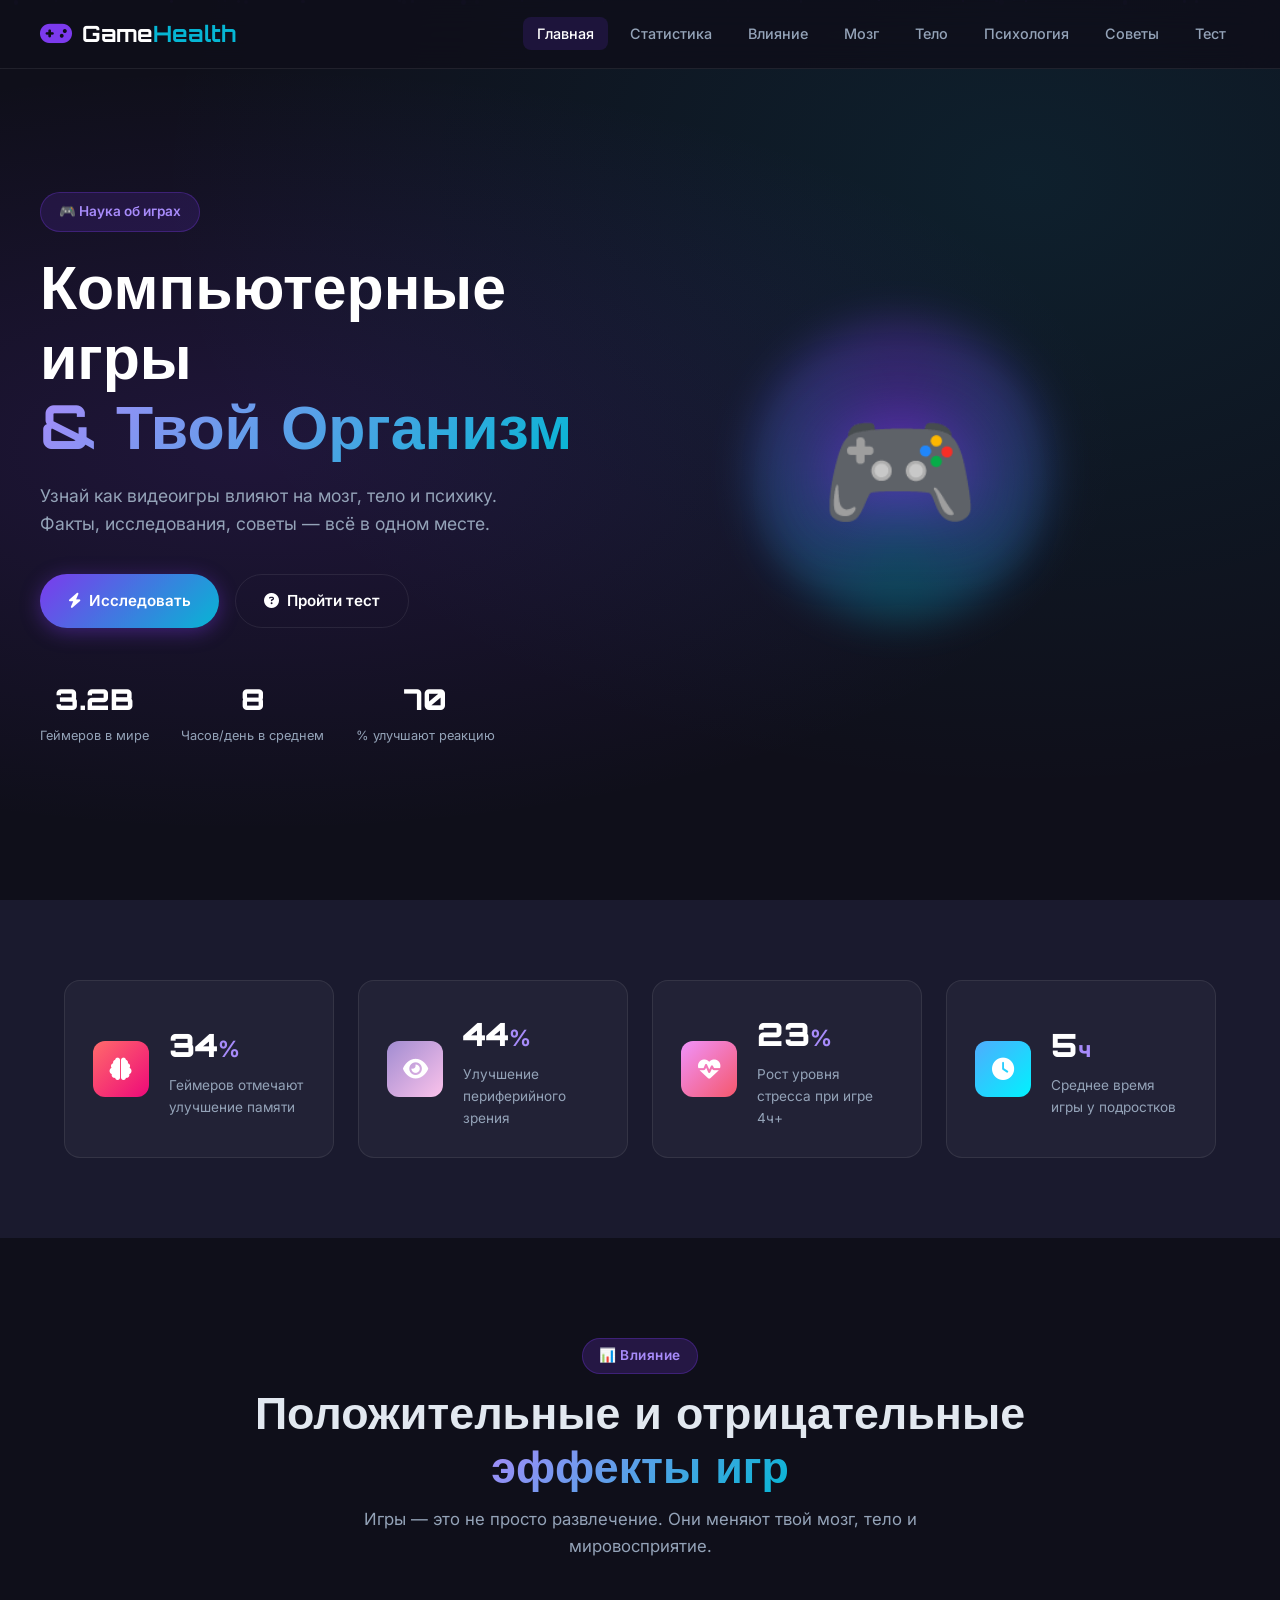
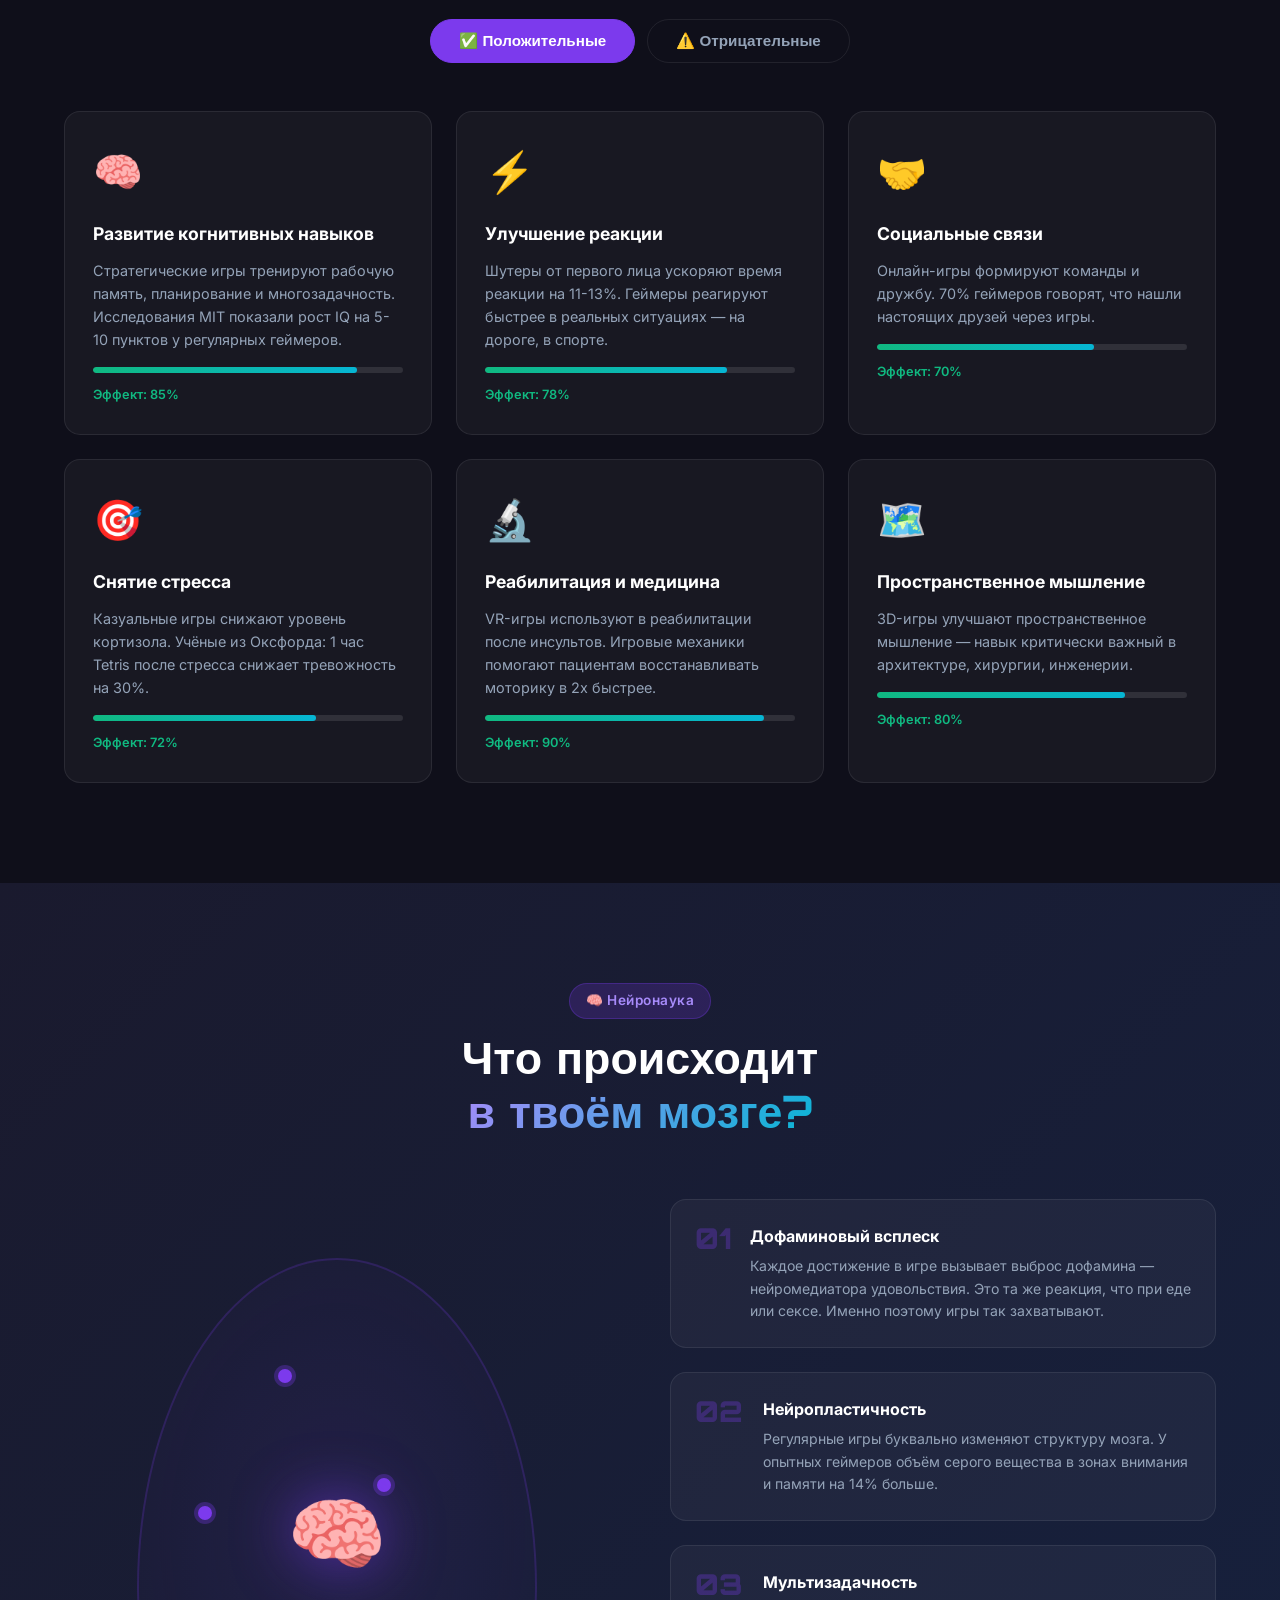
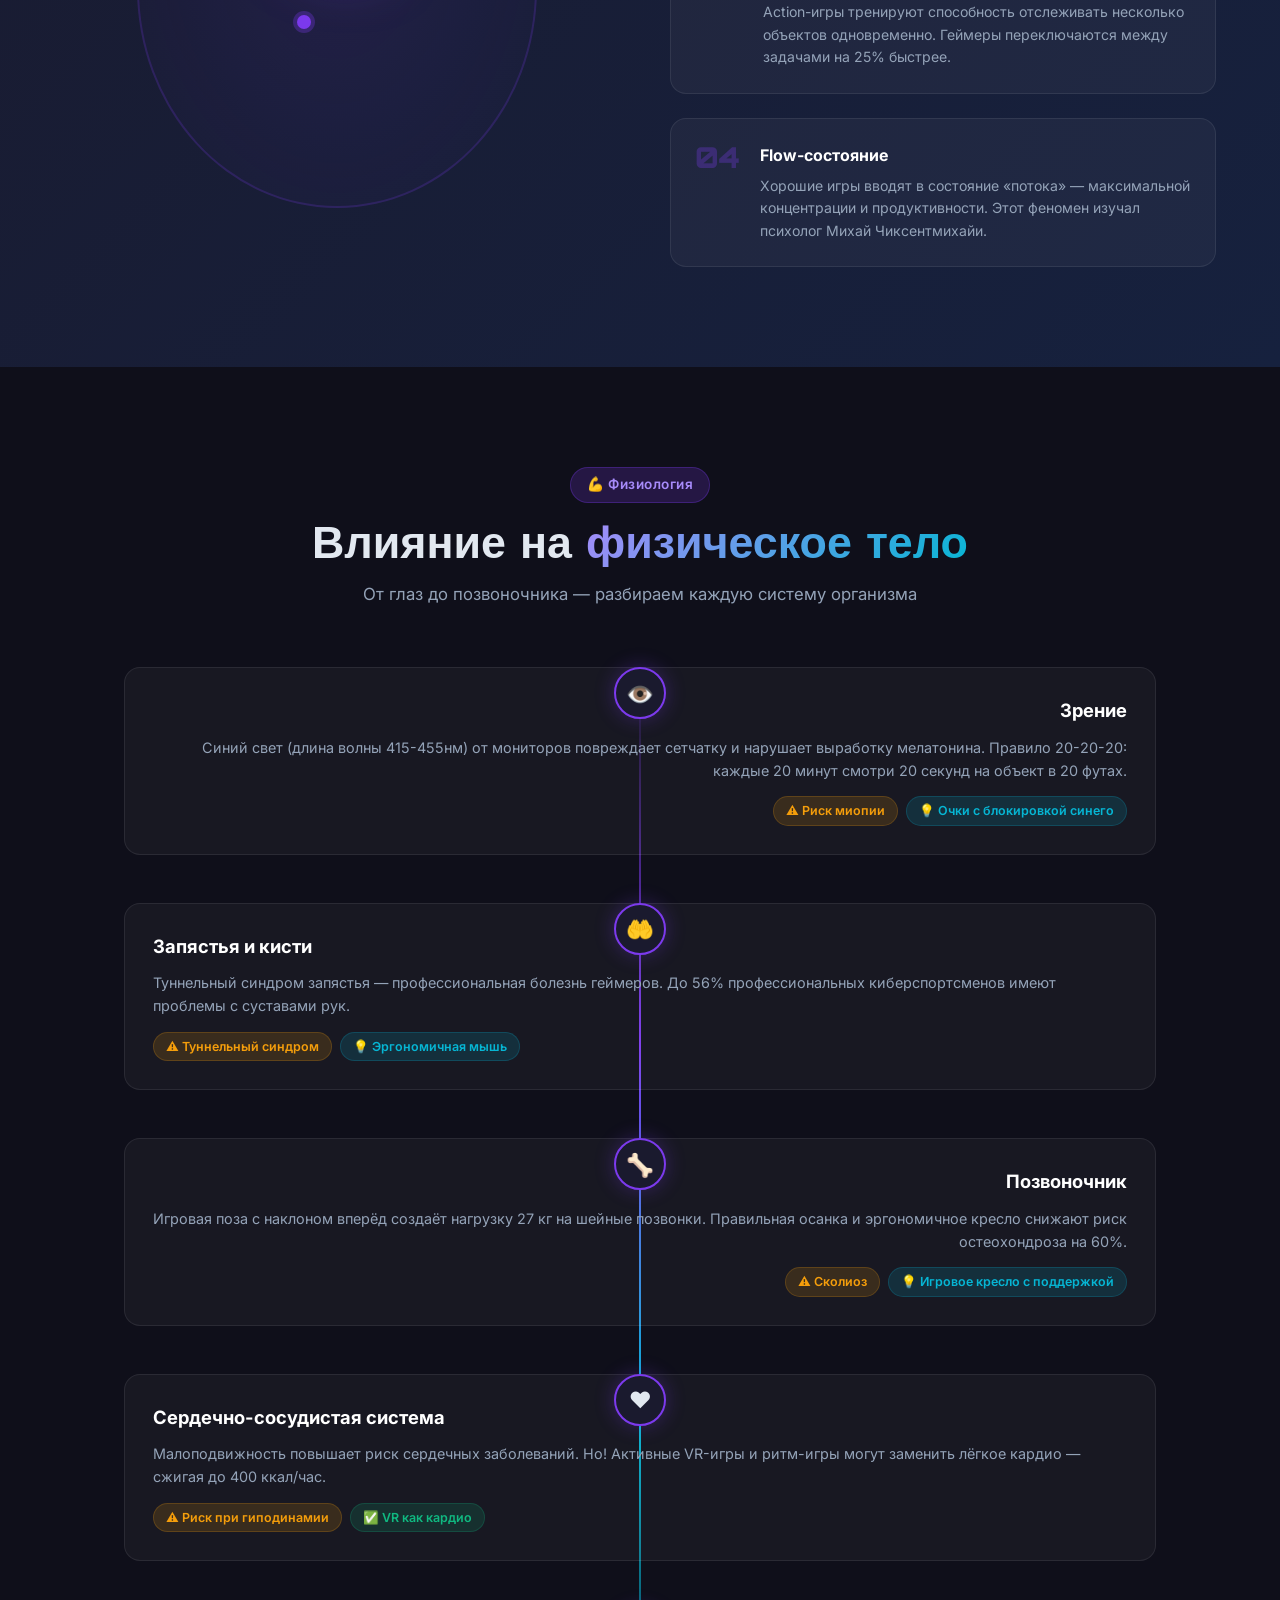
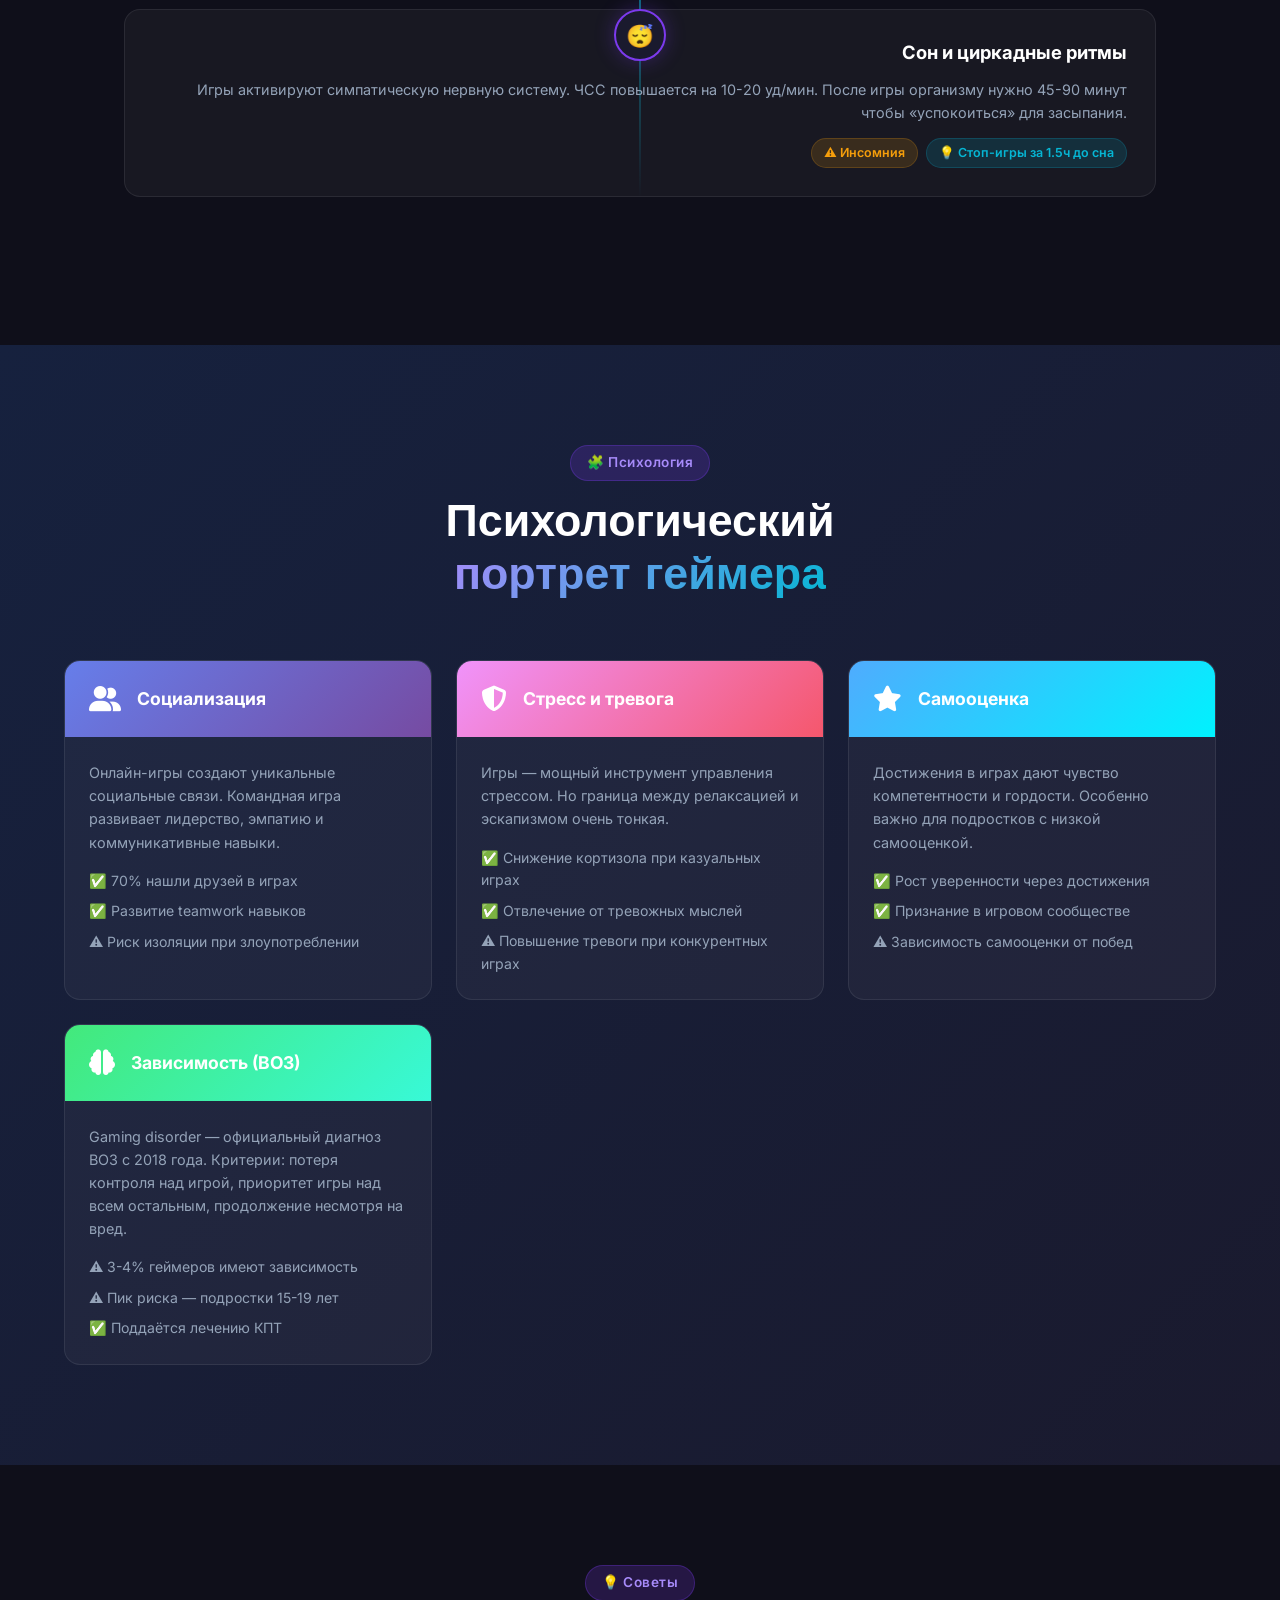
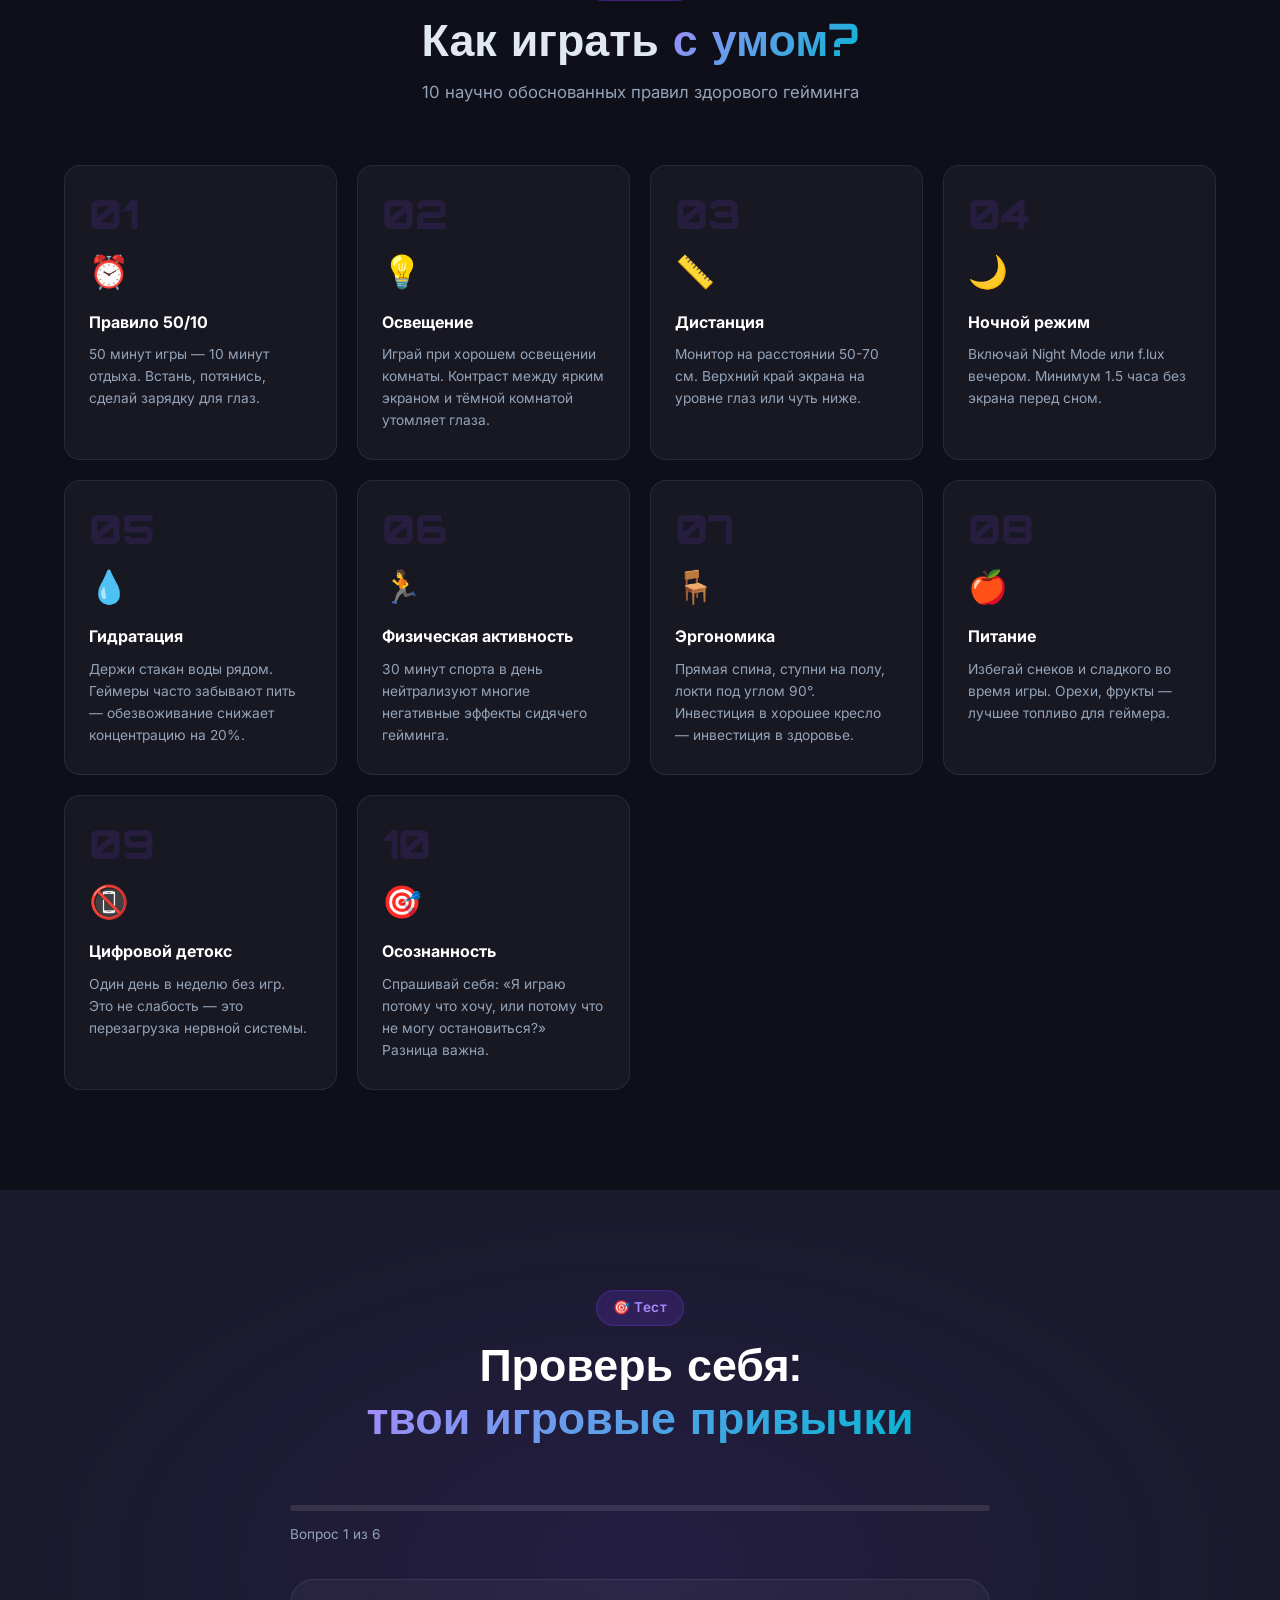
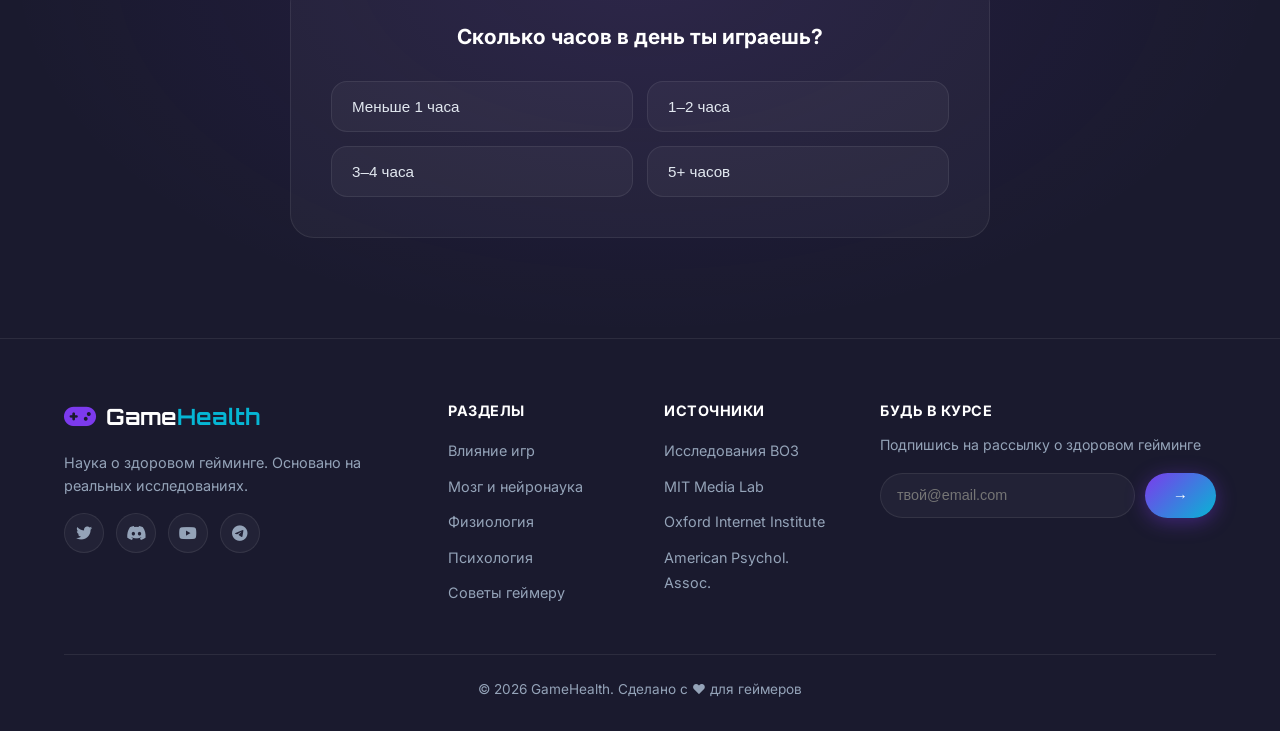
<file: index.html>
<!DOCTYPE html>
<html lang="ru">
<head>
  <meta charset="UTF-8" />
  <meta name="viewport" content="width=device-width, initial-scale=1.0" />
  <title>GameHealth — Игры и Здоровье</title>
  <link rel="stylesheet" href="css/style.css" />
  <link rel="preconnect" href="https://fonts.googleapis.com" />
  <link href="https://fonts.googleapis.com/css2?family=Orbitron:wght@400;700;900&family=Inter:wght@300;400;600&display=swap" rel="stylesheet" />
  <link rel="stylesheet" href="https://cdnjs.cloudflare.com/ajax/libs/font-awesome/6.5.0/css/all.min.css" />
</head>
<body>

<!-- ========== NAVBAR ========== -->
<nav class="navbar" id="navbar">
  <div class="nav-logo">
    <i class="fas fa-gamepad"></i>
    <span>Game<span class="accent">Health</span></span>
  </div>
  <ul class="nav-links">
    <li><a href="#hero">Главная</a></li>
    <li><a href="#stats">Статистика</a></li>
    <li><a href="#effects">Влияние</a></li>
    <li><a href="#brain">Мозг</a></li>
    <li><a href="#body">Тело</a></li>
    <li><a href="#psychology">Психология</a></li>
    <li><a href="#tips">Советы</a></li>
    <li><a href="#quiz">Тест</a></li>
  </ul>
  <div class="burger" id="burger">
    <span></span><span></span><span></span>
  </div>
</nav>

<!-- ========== HERO ========== -->
<section class="hero" id="hero">
  <div class="hero-particles" id="particles"></div>
  <div class="hero-content">
    <div class="hero-badge">🎮 Наука об играх</div>
    <h1 class="hero-title">
      Компьютерные игры<br />
      <span class="gradient-text">& Твой Организм</span>
    </h1>
    <p class="hero-subtitle">
      Узнай как видеоигры влияют на мозг, тело и психику.
      Факты, исследования, советы — всё в одном месте.
    </p>
    <div class="hero-buttons">
      <a href="#effects" class="btn btn-primary">
        <i class="fas fa-bolt"></i> Исследовать
      </a>
      <a href="#quiz" class="btn btn-secondary">
        <i class="fas fa-question-circle"></i> Пройти тест
      </a>
    </div>
    <div class="hero-stats">
      <div class="hero-stat">
        <span class="stat-num" data-target="3200000000">0</span>
        <span class="stat-label">Геймеров в мире</span>
      </div>
      <div class="hero-stat">
        <span class="stat-num" data-target="8">0</span>
        <span class="stat-label">Часов/день в среднем</span>
      </div>
      <div class="hero-stat">
        <span class="stat-num" data-target="70">0</span>
        <span class="stat-label">% улучшают реакцию</span>
      </div>
    </div>
  </div>
  <div class="hero-visual">
    <div class="controller-3d">
      <div class="glow-ring"></div>
      <div class="controller-icon">🎮</div>
    </div>
  </div>
</section>

<!-- ========== STATS BANNER ========== -->
<section class="stats-banner" id="stats">
  <div class="container">
    <div class="stats-grid">
      <div class="stat-card" data-aos="fade-up">
        <div class="stat-icon" style="background: linear-gradient(135deg,#ff6b6b,#ee0979)">
          <i class="fas fa-brain"></i>
        </div>
        <div class="stat-info">
          <h3 class="counter" data-target="45">0</h3><span>%</span>
          <p>Геймеров отмечают улучшение памяти</p>
        </div>
      </div>
      <div class="stat-card" data-aos="fade-up" data-aos-delay="100">
        <div class="stat-icon" style="background: linear-gradient(135deg,#a18cd1,#fbc2eb)">
          <i class="fas fa-eye"></i>
        </div>
        <div class="stat-info">
          <h3 class="counter" data-target="58">0</h3><span>%</span>
          <p>Улучшение периферийного зрения</p>
        </div>
      </div>
      <div class="stat-card" data-aos="fade-up" data-aos-delay="200">
        <div class="stat-icon" style="background: linear-gradient(135deg,#f093fb,#f5576c)">
          <i class="fas fa-heartbeat"></i>
        </div>
        <div class="stat-info">
          <h3 class="counter" data-target="30">0</h3><span>%</span>
          <p>Рост уровня стресса при игре 4ч+</p>
        </div>
      </div>
      <div class="stat-card" data-aos="fade-up" data-aos-delay="300">
        <div class="stat-icon" style="background: linear-gradient(135deg,#4facfe,#00f2fe)">
          <i class="fas fa-clock"></i>
        </div>
        <div class="stat-info">
          <h3 class="counter" data-target="7">0</h3><span>ч</span>
          <p>Среднее время игры у подростков</p>
        </div>
      </div>
    </div>
  </div>
</section>

<!-- ========== EFFECTS SECTION ========== -->
<section class="effects-section" id="effects">
  <div class="container">
    <div class="section-header">
      <span class="section-tag">📊 Влияние</span>
      <h2>Положительные и отрицательные<br /><span class="gradient-text">эффекты игр</span></h2>
      <p>Игры — это не просто развлечение. Они меняют твой мозг, тело и мировосприятие.</p>
    </div>
    <div class="effects-tabs">
      <button class="tab-btn active" data-tab="positive">✅ Положительные</button>
      <button class="tab-btn" data-tab="negative">⚠️ Отрицательные</button>
    </div>
    <div class="tab-content active" id="positive">
      <div class="effects-grid">
        <div class="effect-card positive">
          <div class="effect-icon">🧠</div>
          <h3>Развитие когнитивных навыков</h3>
          <p>Стратегические игры тренируют рабочую память, планирование и многозадачность. Исследования MIT показали рост IQ на 5-10 пунктов у регулярных геймеров.</p>
          <div class="effect-meter"><div class="meter-fill" style="width:85%"></div></div>
          <span class="effect-score">Эффект: 85%</span>
        </div>
        <div class="effect-card positive">
          <div class="effect-icon">⚡</div>
          <h3>Улучшение реакции</h3>
          <p>Шутеры от первого лица ускоряют время реакции на 11-13%. Геймеры реагируют быстрее в реальных ситуациях — на дороге, в спорте.</p>
          <div class="effect-meter"><div class="meter-fill" style="width:78%"></div></div>
          <span class="effect-score">Эффект: 78%</span>
        </div>
        <div class="effect-card positive">
          <div class="effect-icon">🤝</div>
          <h3>Социальные связи</h3>
          <p>Онлайн-игры формируют команды и дружбу. 70% геймеров говорят, что нашли настоящих друзей через игры.</p>
          <div class="effect-meter"><div class="meter-fill" style="width:70%"></div></div>
          <span class="effect-score">Эффект: 70%</span>
        </div>
        <div class="effect-card positive">
          <div class="effect-icon">🎯</div>
          <h3>Снятие стресса</h3>
          <p>Казуальные игры снижают уровень кортизола. Учёные из Оксфорда: 1 час Tetris после стресса снижает тревожность на 30%.</p>
          <div class="effect-meter"><div class="meter-fill" style="width:72%"></div></div>
          <span class="effect-score">Эффект: 72%</span>
        </div>
        <div class="effect-card positive">
          <div class="effect-icon">🔬</div>
          <h3>Реабилитация и медицина</h3>
          <p>VR-игры используют в реабилитации после инсультов. Игровые механики помогают пациентам восстанавливать моторику в 2х быстрее.</p>
          <div class="effect-meter"><div class="meter-fill" style="width:90%"></div></div>
          <span class="effect-score">Эффект: 90%</span>
        </div>
        <div class="effect-card positive">
          <div class="effect-icon">🗺️</div>
          <h3>Пространственное мышление</h3>
          <p>3D-игры улучшают пространственное мышление — навык критически важный в архитектуре, хирургии, инженерии.</p>
          <div class="effect-meter"><div class="meter-fill" style="width:80%"></div></div>
          <span class="effect-score">Эффект: 80%</span>
        </div>
      </div>
    </div>
    <div class="tab-content" id="negative">
      <div class="effects-grid">
        <div class="effect-card negative">
          <div class="effect-icon">😴</div>
          <h3>Нарушение сна</h3>
          <p>Синий свет экрана подавляет мелатонин. Игры перед сном сдвигают цикл сна на 1-2 часа. 68% геймеров страдают от хронического недосыпания.</p>
          <div class="effect-meter"><div class="meter-fill negative-fill" style="width:82%"></div></div>
          <span class="effect-score danger">Риск: 82%</span>
        </div>
        <div class="effect-card negative">
          <div class="effect-icon">📱</div>
          <h3>Зависимость</h3>
          <p>ВОЗ признала игровое расстройство болезнью в 2018. Около 3-4% геймеров имеют клинически значимую зависимость.</p>
          <div class="effect-meter"><div class="meter-fill negative-fill" style="width:65%"></div></div>
          <span class="effect-score danger">Риск: 65%</span>
        </div>
        <div class="effect-card negative">
          <div class="effect-icon">🦴</div>
          <h3>Проблемы с позвоночником</h3>
          <p>Сидячий образ жизни геймера ведёт к сколиозу и остеохондрозу. 60% геймеров жалуются на боли в спине уже к 25 годам.</p>
          <div class="effect-meter"><div class="meter-fill negative-fill" style="width:75%"></div></div>
          <span class="effect-score danger">Риск: 75%</span>
        </div>
        <div class="effect-card negative">
          <div class="effect-icon">👁️</div>
          <h3>Ухудшение зрения</h3>
          <p>Длительный экранный контакт вызывает синдром сухого глаза и может ускорить прогрессирование миопии.</p>
          <div class="effect-meter"><div class="meter-fill negative-fill" style="width:70%"></div></div>
          <span class="effect-score danger">Риск: 70%</span>
        </div>
        <div class="effect-card negative">
          <div class="effect-icon">😤</div>
          <h3>Агрессия</h3>
          <p>Длительная игра в жестокие игры коррелирует с повышенной агрессивностью у подростков, хотя причинно-следственная связь остаётся дискуссионной.</p>
          <div class="effect-meter"><div class="meter-fill negative-fill" style="width:55%"></div></div>
          <span class="effect-score danger">Риск: 55%</span>
        </div>
        <div class="effect-card negative">
          <div class="effect-icon">🍔</div>
          <h3>Малоподвижность и ожирение</h3>
          <p>Геймеры проводят за экраном до 8-10 часов. Снижение физической активности повышает риск ожирения и сердечно-сосудистых заболеваний.</p>
          <div class="effect-meter"><div class="meter-fill negative-fill" style="width:68%"></div></div>
          <span class="effect-score danger">Риск: 68%</span>
        </div>
      </div>
    </div>
  </div>
</section>

<!-- ========== BRAIN SECTION ========== -->
<section class="brain-section" id="brain">
  <div class="container">
    <div class="section-header light">
      <span class="section-tag">🧠 Нейронаука</span>
      <h2>Что происходит<br /><span class="gradient-text">в твоём мозге?</span></h2>
    </div>
    <div class="brain-grid">
      <div class="brain-visual">
        <div class="brain-diagram">
          <div class="brain-area" style="top:20%;left:35%" data-info="Префронтальная кора: планирование, принятие решений">
            <div class="area-dot"></div>
            <div class="area-label">Префронтальная кора</div>
          </div>
          <div class="brain-area" style="top:45%;left:15%" data-info="Гиппокамп: память и пространственная навигация">
            <div class="area-dot"></div>
            <div class="area-label">Гиппокамп</div>
          </div>
          <div class="brain-area" style="top:40%;left:60%" data-info="Стриатум: система вознаграждения, дофамин">
            <div class="area-dot"></div>
            <div class="area-label">Стриатум</div>
          </div>
          <div class="brain-area" style="top:65%;left:40%" data-info="Мозжечок: координация и моторные навыки">
            <div class="area-dot"></div>
            <div class="area-label">Мозжечок</div>
          </div>
          <div class="brain-emoji">🧠</div>
        </div>
      </div>
      <div class="brain-facts">
        <div class="brain-fact-card">
          <div class="fact-number">01</div>
          <div class="fact-content">
            <h3>Дофаминовый всплеск</h3>
            <p>Каждое достижение в игре вызывает выброс дофамина — нейромедиатора удовольствия. Это та же реакция, что при еде или сексе. Именно поэтому игры так захватывают.</p>
          </div>
        </div>
        <div class="brain-fact-card">
          <div class="fact-number">02</div>
          <div class="fact-content">
            <h3>Нейропластичность</h3>
            <p>Регулярные игры буквально изменяют структуру мозга. У опытных геймеров объём серого вещества в зонах внимания и памяти на 14% больше.</p>
          </div>
        </div>
        <div class="brain-fact-card">
          <div class="fact-number">03</div>
          <div class="fact-content">
            <h3>Мультизадачность</h3>
            <p>Action-игры тренируют способность отслеживать несколько объектов одновременно. Геймеры переключаются между задачами на 25% быстрее.</p>
          </div>
        </div>
        <div class="brain-fact-card">
          <div class="fact-number">04</div>
          <div class="fact-content">
            <h3>Flow-состояние</h3>
            <p>Хорошие игры вводят в состояние «потока» — максимальной концентрации и продуктивности. Этот феномен изучал психолог Михай Чиксентмихайи.</p>
          </div>
        </div>
      </div>
    </div>
  </div>
</section>

<!-- ========== BODY SECTION ========== -->
<section class="body-section" id="body">
  <div class="container">
    <div class="section-header">
      <span class="section-tag">💪 Физиология</span>
      <h2>Влияние на <span class="gradient-text">физическое тело</span></h2>
      <p>От глаз до позвоночника — разбираем каждую систему организма</p>
    </div>
    <div class="body-timeline">
      <div class="timeline-item left">
        <div class="timeline-icon">👁️</div>
        <div class="timeline-content">
          <h3>Зрение</h3>
          <p>Синий свет (длина волны 415-455нм) от мониторов повреждает сетчатку и нарушает выработку мелатонина. Правило 20-20-20: каждые 20 минут смотри 20 секунд на объект в 20 футах.</p>
          <div class="timeline-tags">
            <span class="tag warning">⚠️ Риск миопии</span>
            <span class="tag info">💡 Очки с блокировкой синего</span>
          </div>
        </div>
      </div>
      <div class="timeline-item right">
        <div class="timeline-icon">🤲</div>
        <div class="timeline-content">
          <h3>Запястья и кисти</h3>
          <p>Туннельный синдром запястья — профессиональная болезнь геймеров. До 56% профессиональных киберспортсменов имеют проблемы с суставами рук.</p>
          <div class="timeline-tags">
            <span class="tag warning">⚠️ Туннельный синдром</span>
            <span class="tag info">💡 Эргономичная мышь</span>
          </div>
        </div>
      </div>
      <div class="timeline-item left">
        <div class="timeline-icon">🦴</div>
        <div class="timeline-content">
          <h3>Позвоночник</h3>
          <p>Игровая поза с наклоном вперёд создаёт нагрузку 27 кг на шейные позвонки. Правильная осанка и эргономичное кресло снижают риск остеохондроза на 60%.</p>
          <div class="timeline-tags">
            <span class="tag warning">⚠️ Сколиоз</span>
            <span class="tag info">💡 Игровое кресло с поддержкой</span>
          </div>
        </div>
      </div>
      <div class="timeline-item right">
        <div class="timeline-icon">❤️</div>
        <div class="timeline-content">
          <h3>Сердечно-сосудистая система</h3>
          <p>Малоподвижность повышает риск сердечных заболеваний. Но! Активные VR-игры и ритм-игры могут заменить лёгкое кардио — сжигая до 400 ккал/час.</p>
          <div class="timeline-tags">
            <span class="tag warning">⚠️ Риск при гиподинамии</span>
            <span class="tag success">✅ VR как кардио</span>
          </div>
        </div>
      </div>
      <div class="timeline-item left">
        <div class="timeline-icon">😴</div>
        <div class="timeline-content">
          <h3>Сон и циркадные ритмы</h3>
          <p>Игры активируют симпатическую нервную систему. ЧСС повышается на 10-20 уд/мин. После игры организму нужно 45-90 минут чтобы «успокоиться» для засыпания.</p>
          <div class="timeline-tags">
            <span class="tag warning">⚠️ Инсомния</span>
            <span class="tag info">💡 Стоп-игры за 1.5ч до сна</span>
          </div>
        </div>
      </div>
    </div>
  </div>
</section>

<!-- ========== PSYCHOLOGY ========== -->
<section class="psychology-section" id="psychology">
  <div class="container">
    <div class="section-header light">
      <span class="section-tag">🧩 Психология</span>
      <h2>Психологический<br /><span class="gradient-text">портрет геймера</span></h2>
    </div>
    <div class="psych-grid">
      <div class="psych-card">
        <div class="psych-header" style="background: linear-gradient(135deg, #667eea, #764ba2)">
          <i class="fas fa-user-friends"></i>
          <h3>Социализация</h3>
        </div>
        <div class="psych-body">
          <p>Онлайн-игры создают уникальные социальные связи. Командная игра развивает лидерство, эмпатию и коммуникативные навыки.</p>
          <ul>
            <li>✅ 70% нашли друзей в играх</li>
            <li>✅ Развитие teamwork навыков</li>
            <li>⚠️ Риск изоляции при злоупотреблении</li>
          </ul>
        </div>
      </div>
      <div class="psych-card">
        <div class="psych-header" style="background: linear-gradient(135deg, #f093fb, #f5576c)">
          <i class="fas fa-shield-alt"></i>
          <h3>Стресс и тревога</h3>
        </div>
        <div class="psych-body">
          <p>Игры — мощный инструмент управления стрессом. Но граница между релаксацией и эскапизмом очень тонкая.</p>
          <ul>
            <li>✅ Снижение кортизола при казуальных играх</li>
            <li>✅ Отвлечение от тревожных мыслей</li>
            <li>⚠️ Повышение тревоги при конкурентных играх</li>
          </ul>
        </div>
      </div>
      <div class="psych-card">
        <div class="psych-header" style="background: linear-gradient(135deg, #4facfe, #00f2fe)">
          <i class="fas fa-star"></i>
          <h3>Самооценка</h3>
        </div>
        <div class="psych-body">
          <p>Достижения в играх дают чувство компетентности и гордости. Особенно важно для подростков с низкой самооценкой.</p>
          <ul>
            <li>✅ Рост уверенности через достижения</li>
            <li>✅ Признание в игровом сообществе</li>
            <li>⚠️ Зависимость самооценки от побед</li>
          </ul>
        </div>
      </div>
      <div class="psych-card">
        <div class="psych-header" style="background: linear-gradient(135deg, #43e97b, #38f9d7)">
          <i class="fas fa-brain"></i>
          <h3>Зависимость (ВОЗ)</h3>
        </div>
        <div class="psych-body">
          <p>Gaming disorder — официальный диагноз ВОЗ с 2018 года. Критерии: потеря контроля над игрой, приоритет игры над всем остальным, продолжение несмотря на вред.</p>
          <ul>
            <li>⚠️ 3-4% геймеров имеют зависимость</li>
            <li>⚠️ Пик риска — подростки 15-19 лет</li>
            <li>✅ Поддаётся лечению КПТ</li>
          </ul>
        </div>
      </div>
    </div>
  </div>
</section>

<!-- ========== TIPS ========== -->
<section class="tips-section" id="tips">
  <div class="container">
    <div class="section-header">
      <span class="section-tag">💡 Советы</span>
      <h2>Как играть <span class="gradient-text">с умом?</span></h2>
      <p>10 научно обоснованных правил здорового гейминга</p>
    </div>
    <div class="tips-grid">
      <div class="tip-card">
        <div class="tip-number">01</div>
        <div class="tip-icon">⏰</div>
        <h3>Правило 50/10</h3>
        <p>50 минут игры — 10 минут отдыха. Встань, потянись, сделай зарядку для глаз.</p>
      </div>
      <div class="tip-card">
        <div class="tip-number">02</div>
        <div class="tip-icon">💡</div>
        <h3>Освещение</h3>
        <p>Играй при хорошем освещении комнаты. Контраст между ярким экраном и тёмной комнатой утомляет глаза.</p>
      </div>
      <div class="tip-card">
        <div class="tip-number">03</div>
        <div class="tip-icon">📏</div>
        <h3>Дистанция</h3>
        <p>Монитор на расстоянии 50-70 см. Верхний край экрана на уровне глаз или чуть ниже.</p>
      </div>
      <div class="tip-card">
        <div class="tip-number">04</div>
        <div class="tip-icon">🌙</div>
        <h3>Ночной режим</h3>
        <p>Включай Night Mode или f.lux вечером. Минимум 1.5 часа без экрана перед сном.</p>
      </div>
      <div class="tip-card">
        <div class="tip-number">05</div>
        <div class="tip-icon">💧</div>
        <h3>Гидратация</h3>
        <p>Держи стакан воды рядом. Геймеры часто забывают пить — обезвоживание снижает концентрацию на 20%.</p>
      </div>
      <div class="tip-card">
        <div class="tip-number">06</div>
        <div class="tip-icon">🏃</div>
        <h3>Физическая активность</h3>
        <p>30 минут спорта в день нейтрализуют многие негативные эффекты сидячего гейминга.</p>
      </div>
      <div class="tip-card">
        <div class="tip-number">07</div>
        <div class="tip-icon">🪑</div>
        <h3>Эргономика</h3>
        <p>Прямая спина, ступни на полу, локти под углом 90°. Инвестиция в хорошее кресло — инвестиция в здоровье.</p>
      </div>
      <div class="tip-card">
        <div class="tip-number">08</div>
        <div class="tip-icon">🍎</div>
        <h3>Питание</h3>
        <p>Избегай снеков и сладкого во время игры. Орехи, фрукты — лучшее топливо для геймера.</p>
      </div>
      <div class="tip-card">
        <div class="tip-number">09</div>
        <div class="tip-icon">📵</div>
        <h3>Цифровой детокс</h3>
        <p>Один день в неделю без игр. Это не слабость — это перезагрузка нервной системы.</p>
      </div>
      <div class="tip-card">
        <div class="tip-number">10</div>
        <div class="tip-icon">🎯</div>
        <h3>Осознанность</h3>
        <p>Спрашивай себя: «Я играю потому что хочу, или потому что не могу остановиться?» Разница важна.</p>
      </div>
    </div>
  </div>
</section>

<!-- ========== QUIZ ========== -->
<section class="quiz-section" id="quiz">
  <div class="container">
    <div class="section-header light">
      <span class="section-tag">🎯 Тест</span>
      <h2>Проверь себя:<br /><span class="gradient-text">твои игровые привычки</span></h2>
    </div>
    <div class="quiz-container">
      <div class="quiz-progress">
        <div class="progress-bar"><div class="progress-fill" id="progressFill"></div></div>
        <span id="questionCounter">Вопрос 1 из 6</span>
      </div>
      <div class="quiz-card" id="quizCard">
        <div class="quiz-question" id="quizQuestion">Сколько часов в день ты играешь?</div>
        <div class="quiz-options" id="quizOptions">
          <button class="quiz-option" data-value="1">Меньше 1 часа</button>
          <button class="quiz-option" data-value="2">1-2 часа</button>
          <button class="quiz-option" data-value="3">3-4 часа</button>
          <button class="quiz-option" data-value="4">5+ часов</button>
        </div>
      </div>
      <div class="quiz-result" id="quizResult" style="display:none">
        <div class="result-emoji" id="resultEmoji"></div>
        <h3 id="resultTitle"></h3>
        <p id="resultText"></p>
        <button class="btn btn-primary" onclick="resetQuiz()">Пройти снова</button>
      </div>
    </div>
  </div>
</section>

<!-- ========== FOOTER ========== -->
<footer class="footer">
  <div class="container">
    <div class="footer-grid">
      <div class="footer-brand">
        <div class="nav-logo">
          <i class="fas fa-gamepad"></i>
          <span>Game<span class="accent">Health</span></span>
        </div>
        <p>Наука о здоровом гейминге. Основано на реальных исследованиях.</p>
        <div class="social-links">
          <a href="#"><i class="fab fa-twitter"></i></a>
          <a href="#"><i class="fab fa-discord"></i></a>
          <a href="#"><i class="fab fa-youtube"></i></a>
          <a href="#"><i class="fab fa-telegram"></i></a>
        </div>
      </div>
      <div class="footer-links">
        <h4>Разделы</h4>
        <ul>
          <li><a href="#effects">Влияние игр</a></li>
          <li><a href="#brain">Мозг и нейронаука</a></li>
          <li><a href="#body">Физиология</a></li>
          <li><a href="#psychology">Психология</a></li>
          <li><a href="#tips">Советы геймеру</a></li>
        </ul>
      </div>
      <div class="footer-links">
        <h4>Источники</h4>
        <ul>
          <li><a href="#">Исследования ВОЗ</a></li>
          <li><a href="#">MIT Media Lab</a></li>
          <li><a href="#">Oxford Internet Institute</a></li>
          <li><a href="#">American Psychol. Assoc.</a></li>
        </ul>
      </div>
      <div class="footer-newsletter">
        <h4>Будь в курсе</h4>
        <p>Подпишись на рассылку о здоровом гейминге</p>
        <div class="newsletter-form">
          <input type="email" placeholder="твой@email.com" />
          <button class="btn btn-primary">→</button>
        </div>
      </div>
    </div>
    <div class="footer-bottom">
      <p>© 2026 GameHealth. Сделано с ❤️ для геймеров</p>
    </div>
  </div>
</footer>

<script src="js/main.js"></script>
</body>
</html>
</file>
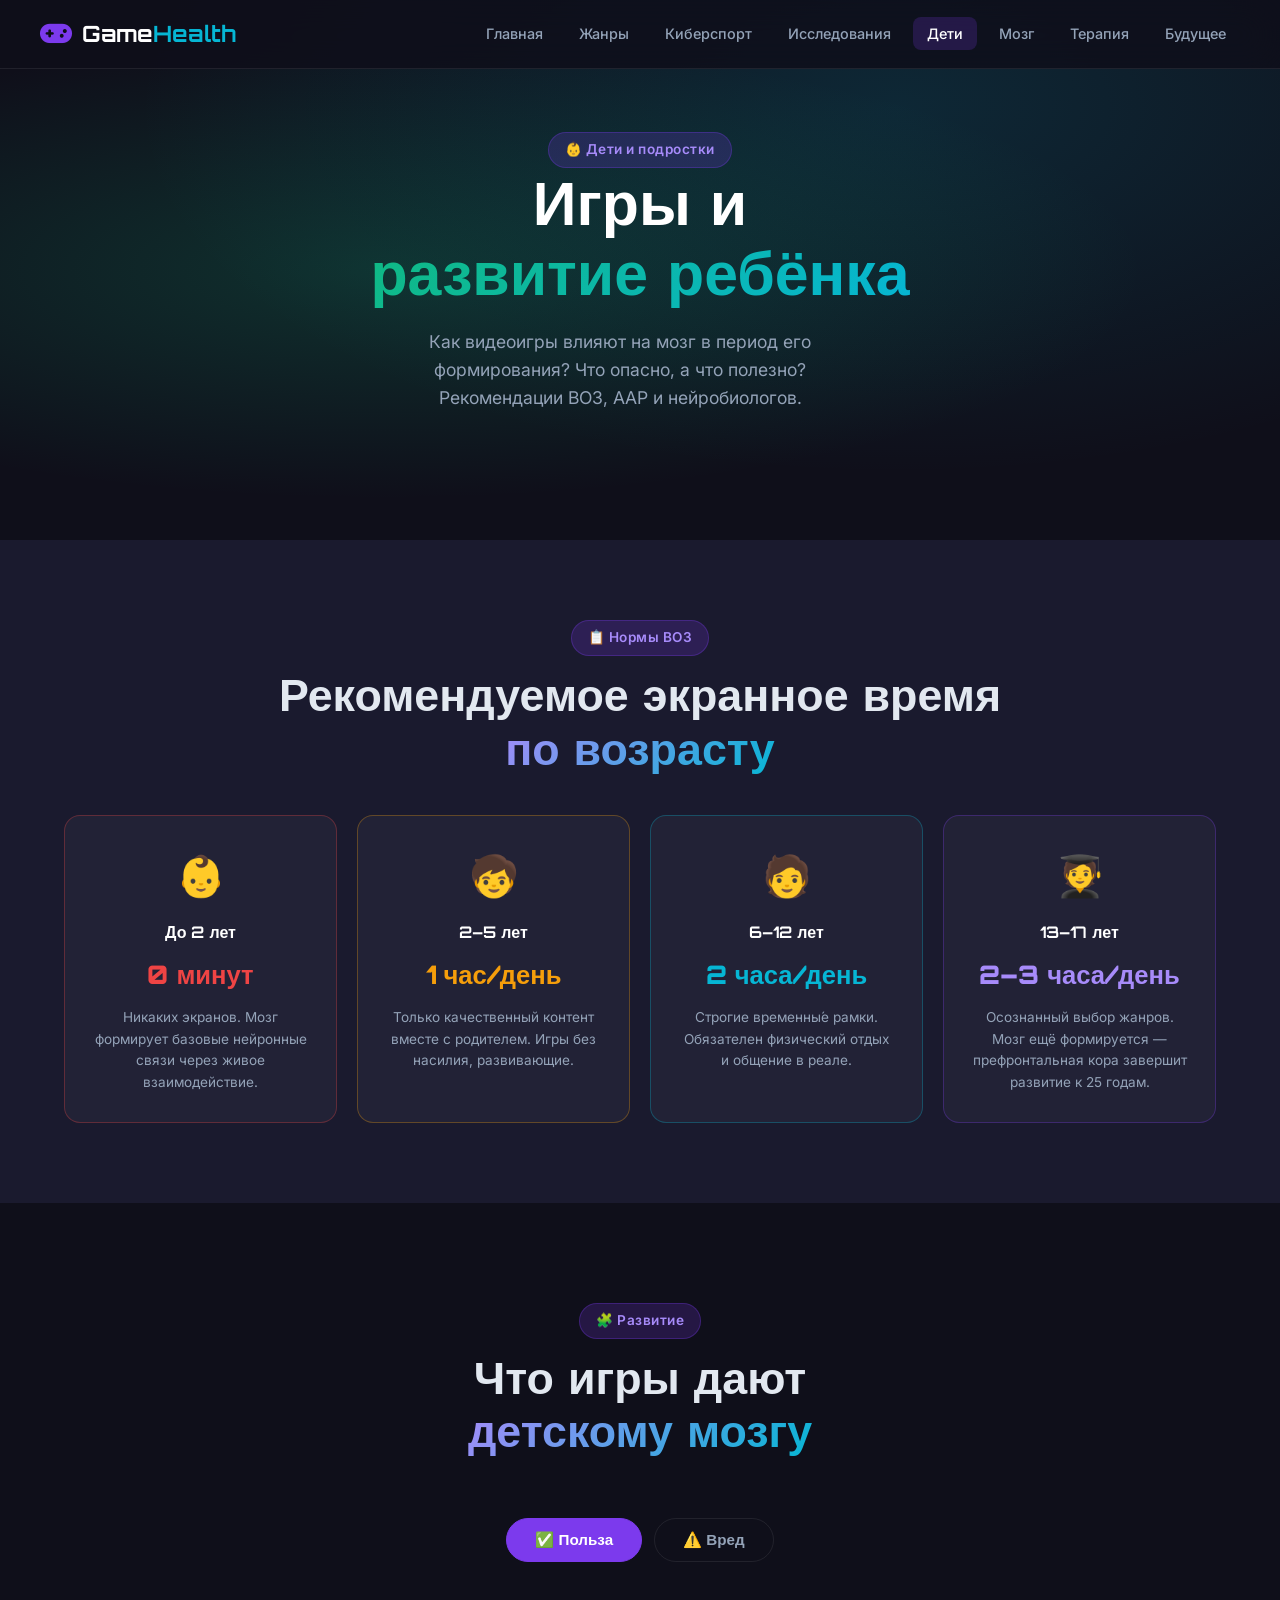
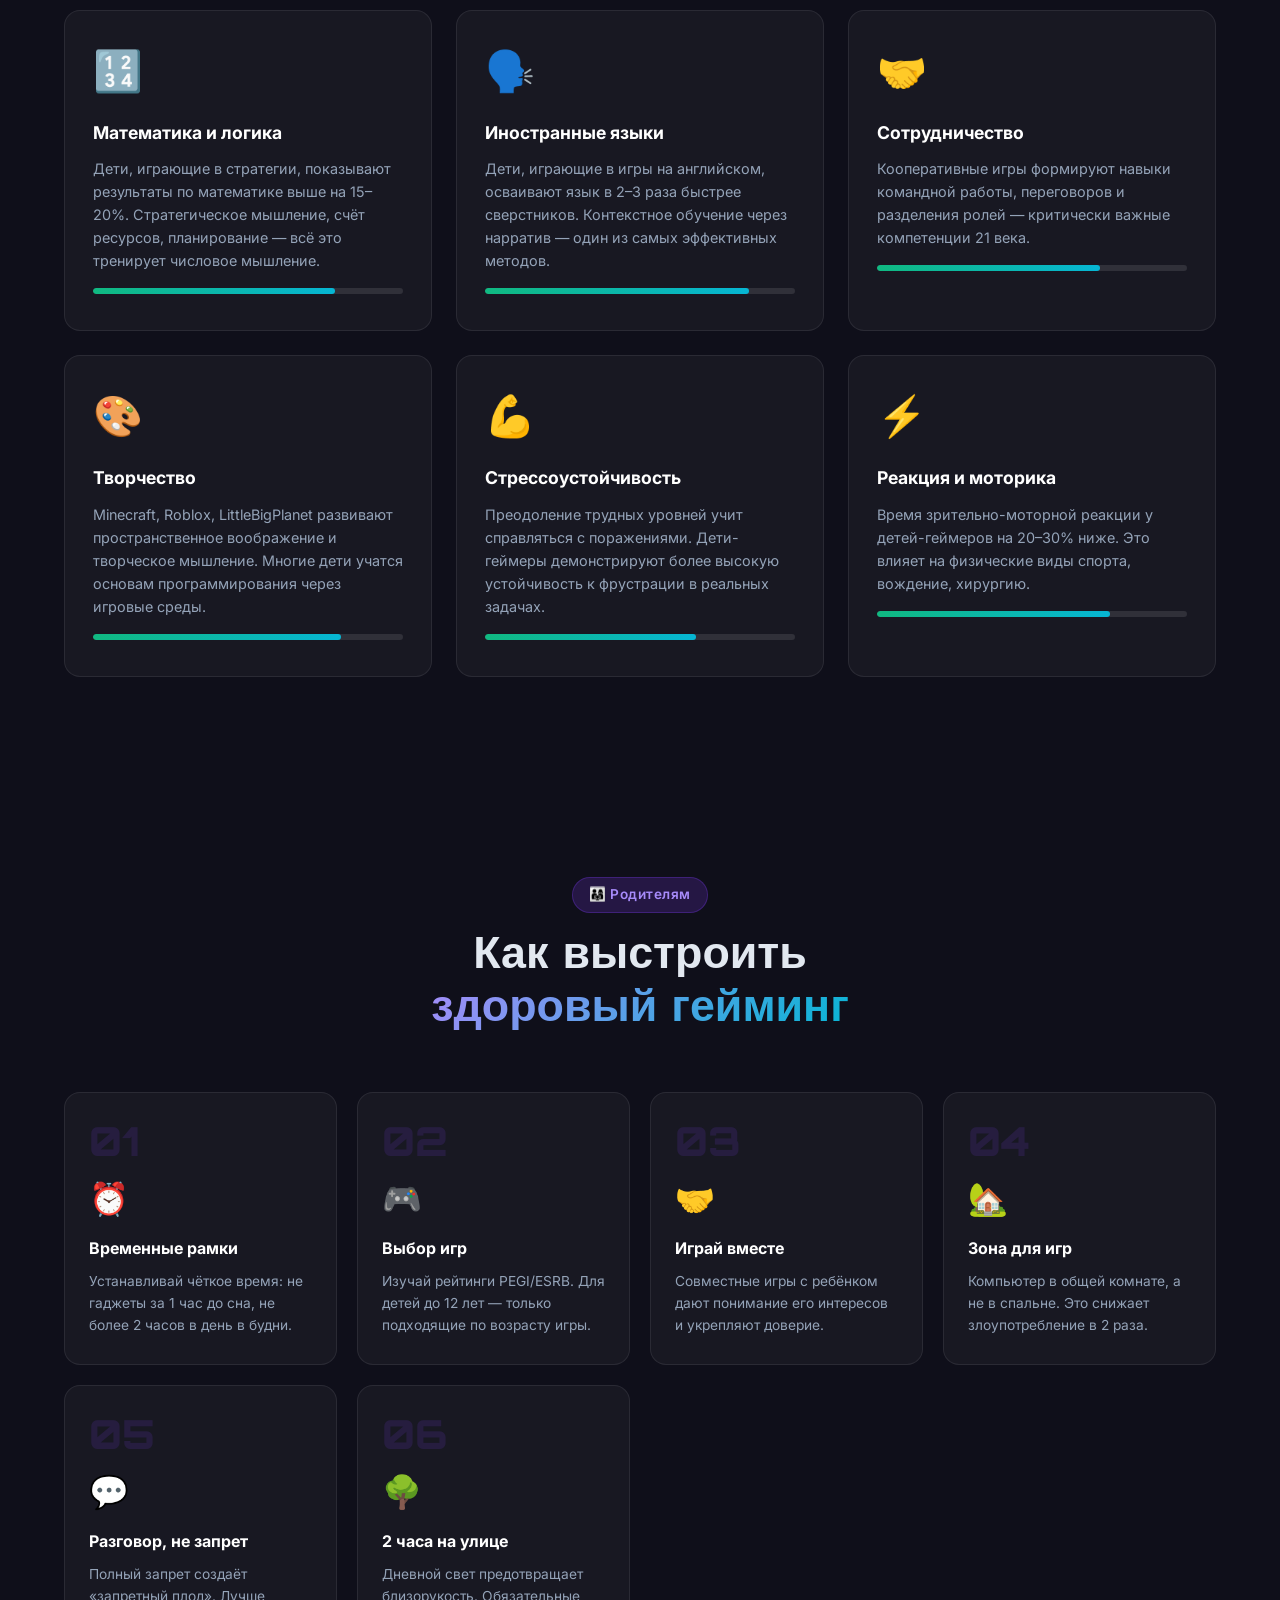
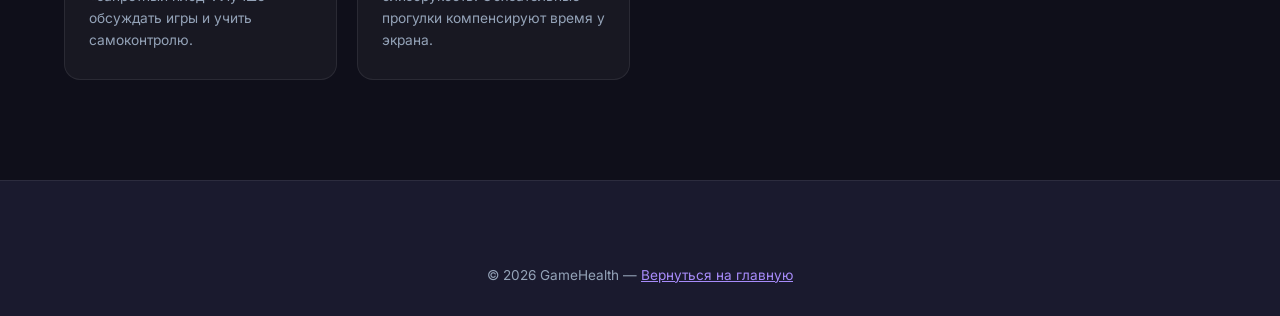
<file: children.html>
<!DOCTYPE html>
<html lang="ru">
<head>
  <meta charset="UTF-8" />
  <meta name="viewport" content="width=device-width, initial-scale=1.0" />
  <title>Дети и игры — GameHealth</title>
  <link rel="stylesheet" href="css/style.css" />
  <link rel="stylesheet" href="css/pages.css" />
  <link href="https://fonts.googleapis.com/css2?family=Orbitron:wght@400;700;900&family=Inter:wght@300;400;600&display=swap" rel="stylesheet" />
  <link rel="stylesheet" href="https://cdnjs.cloudflare.com/ajax/libs/font-awesome/6.5.0/css/all.min.css" />
</head>
<body>

<nav class="navbar" id="navbar">
  <div class="nav-logo"><i class="fas fa-gamepad"></i><span>Game<span class="accent">Health</span></span></div>
  <ul class="nav-links">
    <li><a href="index.html">Главная</a></li>
    <li><a href="genres.html">Жанры</a></li>
    <li><a href="esports.html">Киберспорт</a></li>
    <li><a href="science.html">Исследования</a></li>
    <li><a href="children.html" class="active">Дети</a></li>
    <li><a href="research.html">Мозг</a></li>
    <li><a href="therapy.html">Терапия</a></li>
    <li><a href="future.html">Будущее</a></li>
  </ul>
  <div class="burger" id="burger"><span></span><span></span><span></span></div>
</nav>

<section class="page-hero" style="background: radial-gradient(ellipse at 30% 50%, rgba(16,185,129,0.2),transparent 60%), radial-gradient(ellipse at 70% 20%, rgba(6,182,212,0.15),transparent 60%), #0f0f1a;">
  <div class="page-hero-content">
    <span class="section-tag">👶 Дети и подростки</span>
    <h1 class="hero-title">Игры и<br><span class="gradient-text" style="background:linear-gradient(135deg,#10b981,#06b6d4);-webkit-background-clip:text;">развитие ребёнка</span></h1>
    <p class="hero-subtitle">Как видеоигры влияют на мозг в период его формирования? Что опасно, а что полезно? Рекомендации ВОЗ, AAP и нейробиологов.</p>
  </div>
</section>

<!-- AGE NORMS -->
<section class="stats-banner">
  <div class="container">
    <div class="section-header" style="margin-bottom:40px">
      <span class="section-tag">📋 Нормы ВОЗ</span>
      <h2>Рекомендуемое экранное время<br><span class="gradient-text">по возрасту</span></h2>
    </div>
    <div class="age-grid">
      <div class="age-card" style="border-color:rgba(239,68,68,0.3)">
        <div class="age-emoji">👶</div>
        <div class="age-range">До 2 лет</div>
        <div class="age-limit" style="color:#ef4444">0 минут</div>
        <p>Никаких экранов. Мозг формирует базовые нейронные связи через живое взаимодействие.</p>
      </div>
      <div class="age-card" style="border-color:rgba(245,158,11,0.3)">
        <div class="age-emoji">🧒</div>
        <div class="age-range">2–5 лет</div>
        <div class="age-limit" style="color:#f59e0b">1 час/день</div>
        <p>Только качественный контент вместе с родителем. Игры без насилия, развивающие.</p>
      </div>
      <div class="age-card" style="border-color:rgba(6,182,212,0.3)">
        <div class="age-emoji">🧑</div>
        <div class="age-range">6–12 лет</div>
        <div class="age-limit" style="color:#06b6d4">2 часа/день</div>
        <p>Строгие временны́е рамки. Обязателен физический отдых и общение в реале.</p>
      </div>
      <div class="age-card" style="border-color:rgba(124,58,237,0.3)">
        <div class="age-emoji">🧑‍🎓</div>
        <div class="age-range">13–17 лет</div>
        <div class="age-limit" style="color:#a78bfa">2–3 часа/день</div>
        <p>Осознанный выбор жанров. Мозг ещё формируется — префронтальная кора завершит развитие к 25 годам.</p>
      </div>
    </div>
  </div>
</section>

<!-- DEVELOPMENT -->
<section class="effects-section">
  <div class="container">
    <div class="section-header">
      <span class="section-tag">🧩 Развитие</span>
      <h2>Что игры дают<br><span class="gradient-text">детскому мозгу</span></h2>
    </div>
    <div class="effects-tabs">
      <button class="tab-btn active" data-tab="dev-pos">✅ Польза</button>
      <button class="tab-btn" data-tab="dev-neg">⚠️ Вред</button>
    </div>
    <div class="tab-content active" id="dev-pos">
      <div class="effects-grid">
        <div class="effect-card positive">
          <div class="effect-icon">🔢</div>
          <h3>Математика и логика</h3>
          <p>Дети, играющие в стратегии, показывают результаты по математике выше на 15–20%. Стратегическое мышление, счёт ресурсов, планирование — всё это тренирует числовое мышление.</p>
          <div class="effect-meter"><div class="meter-fill" style="width:78%"></div></div>
        </div>
        <div class="effect-card positive">
          <div class="effect-icon">🗣️</div>
          <h3>Иностранные языки</h3>
          <p>Дети, играющие в игры на английском, осваивают язык в 2–3 раза быстрее сверстников. Контекстное обучение через нарратив — один из самых эффективных методов.</p>
          <div class="effect-meter"><div class="meter-fill" style="width:85%"></div></div>
        </div>
        <div class="effect-card positive">
          <div class="effect-icon">🤝</div>
          <h3>Сотрудничество</h3>
          <p>Кооперативные игры формируют навыки командной работы, переговоров и разделения ролей — критически важные компетенции 21 века.</p>
          <div class="effect-meter"><div class="meter-fill" style="width:72%"></div></div>
        </div>
        <div class="effect-card positive">
          <div class="effect-icon">🎨</div>
          <h3>Творчество</h3>
          <p>Minecraft, Roblox, LittleBigPlanet развивают пространственное воображение и творческое мышление. Многие дети учатся основам программирования через игровые среды.</p>
          <div class="effect-meter"><div class="meter-fill" style="width:80%"></div></div>
        </div>
        <div class="effect-card positive">
          <div class="effect-icon">💪</div>
          <h3>Стрессоустойчивость</h3>
          <p>Преодоление трудных уровней учит справляться с поражениями. Дети-геймеры демонстрируют более высокую устойчивость к фрустрации в реальных задачах.</p>
          <div class="effect-meter"><div class="meter-fill" style="width:68%"></div></div>
        </div>
        <div class="effect-card positive">
          <div class="effect-icon">⚡</div>
          <h3>Реакция и моторика</h3>
          <p>Время зрительно-моторной реакции у детей-геймеров на 20–30% ниже. Это влияет на физические виды спорта, вождение, хирургию.</p>
          <div class="effect-meter"><div class="meter-fill" style="width:75%"></div></div>
        </div>
      </div>
    </div>
    <div class="tab-content" id="dev-neg">
      <div class="effects-grid">
        <div class="effect-card negative">
          <div class="effect-icon">📵</div>
          <h3>Задержка речи у малышей</h3>
          <p>До 3 лет экранное время заменяет живое общение. Каждый час перед экраном в день коррелирует с задержкой развития речи на 49%.</p>
          <div class="effect-meter"><div class="meter-fill negative-fill" style="width:85%"></div></div>
        </div>
        <div class="effect-card negative">
          <div class="effect-icon">📚</div>
          <h3>Снижение успеваемости</h3>
          <p>При игре более 2 часов в день успеваемость в школе снижается в среднем на 1 балл. Подростки с 5+ часами в день имеют в 3 раза больше академических проблем.</p>
          <div class="effect-meter"><div class="meter-fill negative-fill" style="width:70%"></div></div>
        </div>
        <div class="effect-card negative">
          <div class="effect-icon">😰</div>
          <h3>Тревожность и агрессия</h3>
          <p>Жестокие игры до 12 лет коррелируют с повышенной агрессией. Онлайн-токсичность формирует негативные социальные паттерны у детей.</p>
          <div class="effect-meter"><div class="meter-fill negative-fill" style="width:62%"></div></div>
        </div>
        <div class="effect-card negative">
          <div class="effect-icon">🏃</div>
          <h3>Гиподинамия</h3>
          <p>Дети-геймеры двигаются в среднем на 45 минут меньше в день. Это ведёт к ожирению, слабым костям, проблемам с сердечно-сосудистой системой.</p>
          <div class="effect-meter"><div class="meter-fill negative-fill" style="width:75%"></div></div>
        </div>
        <div class="effect-card negative">
          <div class="effect-icon">🌙</div>
          <h3>Нарушение сна</h3>
          <p>Синий свет экранов подавляет мелатонин. Дети, играющие перед сном, засыпают на 1–2 часа позже. Недосыпание критично для растущего мозга.</p>
          <div class="effect-meter"><div class="meter-fill negative-fill" style="width:80%"></div></div>
        </div>
        <div class="effect-card negative">
          <div class="effect-icon">👀</div>
          <h3>Близорукость</h3>
          <p>Эпидемия миопии среди детей. 60% подростков-геймеров имеют близорукость. Недостаток дневного света — главный виновник.</p>
          <div class="effect-meter"><div class="meter-fill negative-fill" style="width:72%"></div></div>
        </div>
      </div>
    </div>
  </div>
</section>

<!-- PARENT GUIDE -->
<section class="tips-section">
  <div class="container">
    <div class="section-header">
      <span class="section-tag">👨‍👩‍👧 Родителям</span>
      <h2>Как выстроить<br><span class="gradient-text">здоровый гейминг</span></h2>
    </div>
    <div class="tips-grid">
      <div class="tip-card"><div class="tip-number">01</div><div class="tip-icon">⏰</div><h3>Временные рамки</h3><p>Устанавливай чёткое время: не гаджеты за 1 час до сна, не более 2 часов в день в будни.</p></div>
      <div class="tip-card"><div class="tip-number">02</div><div class="tip-icon">🎮</div><h3>Выбор игр</h3><p>Изучай рейтинги PEGI/ESRB. Для детей до 12 лет — только подходящие по возрасту игры.</p></div>
      <div class="tip-card"><div class="tip-number">03</div><div class="tip-icon">🤝</div><h3>Играй вместе</h3><p>Совместные игры с ребёнком дают понимание его интересов и укрепляют доверие.</p></div>
      <div class="tip-card"><div class="tip-number">04</div><div class="tip-icon">🏡</div><h3>Зона для игр</h3><p>Компьютер в общей комнате, а не в спальне. Это снижает злоупотребление в 2 раза.</p></div>
      <div class="tip-card"><div class="tip-number">05</div><div class="tip-icon">💬</div><h3>Разговор, не запрет</h3><p>Полный запрет создаёт «запретный плод». Лучше обсуждать игры и учить самоконтролю.</p></div>
      <div class="tip-card"><div class="tip-number">06</div><div class="tip-icon">🌳</div><h3>2 часа на улице</h3><p>Дневной свет предотвращает близорукость. Обязательные прогулки компенсируют время у экрана.</p></div>
    </div>
  </div>
</section>

<footer class="footer"><div class="container"><div class="footer-bottom" style="border-top:none;"><p>© 2026 GameHealth — <a href="index.html" style="color:var(--primary-light)">Вернуться на главную</a></p></div></div></footer>
<script src="js/main.js"></script>
</body>
</html>
</file>
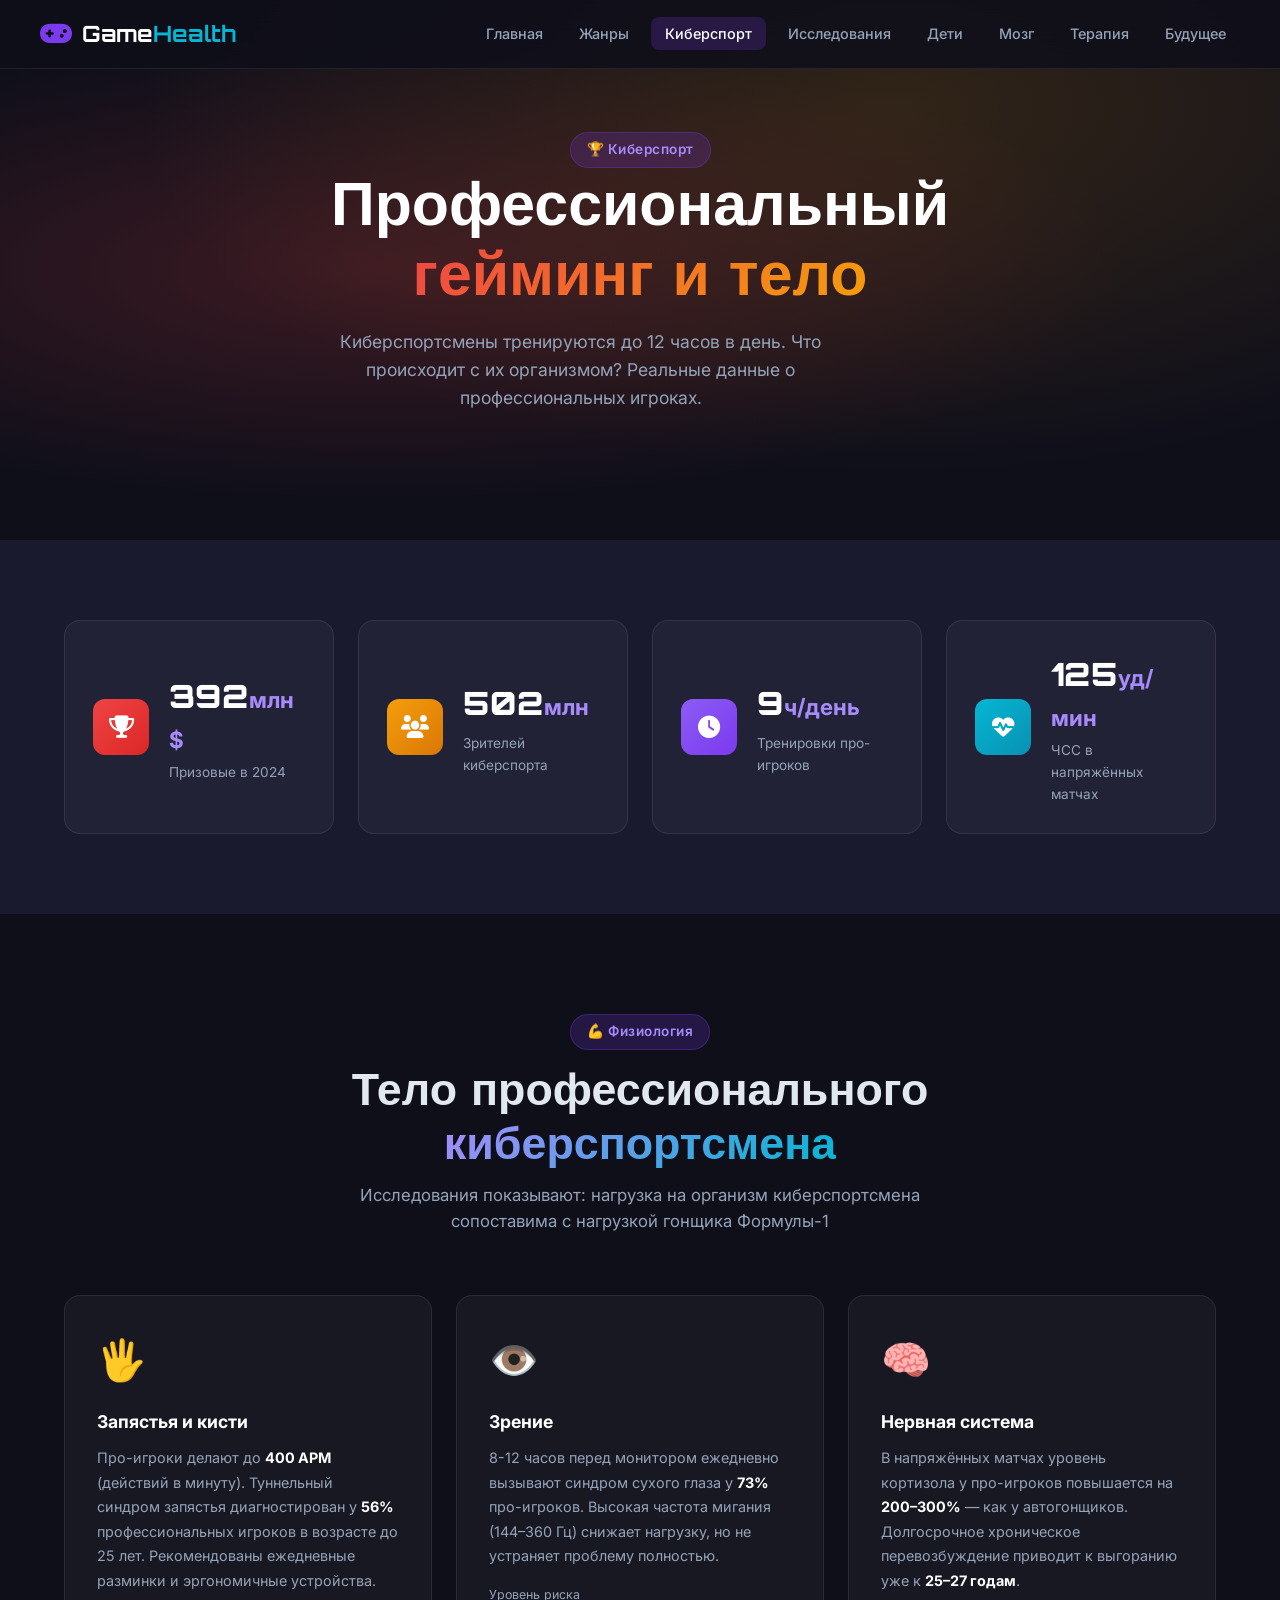
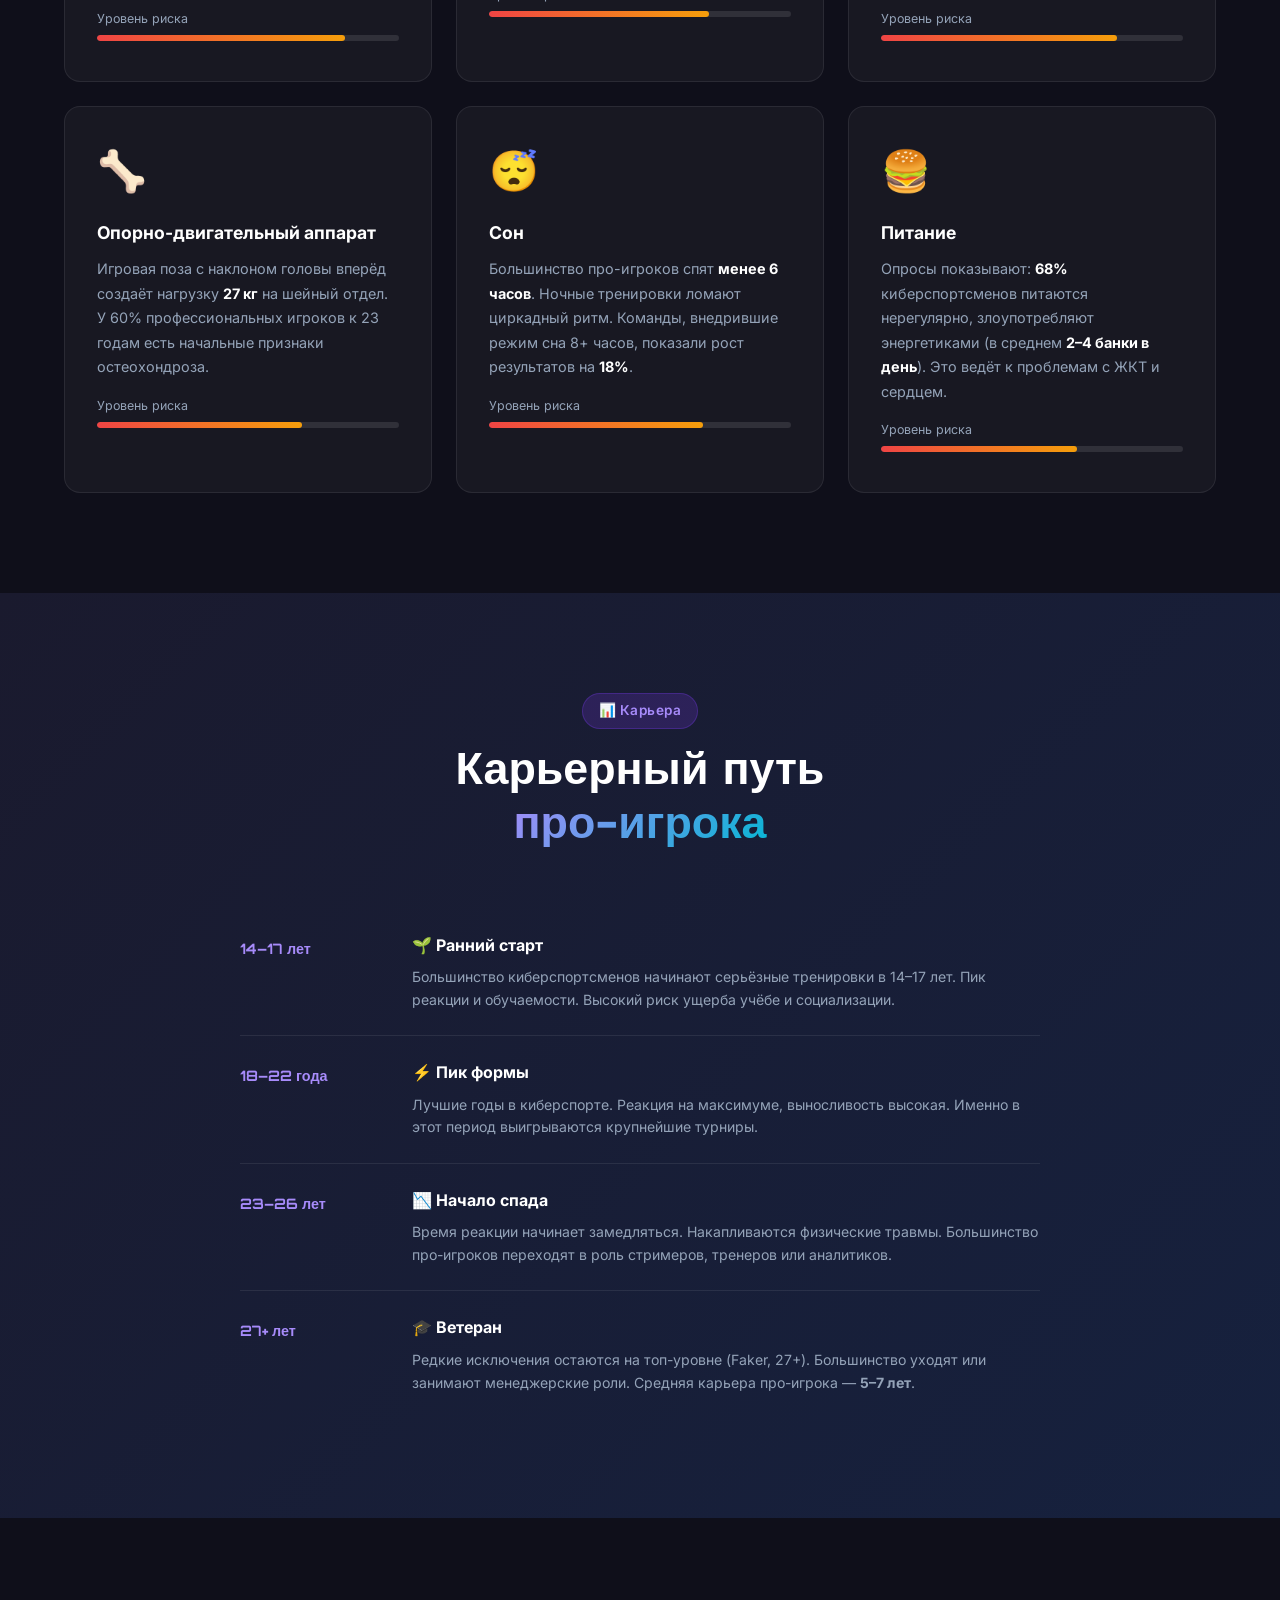
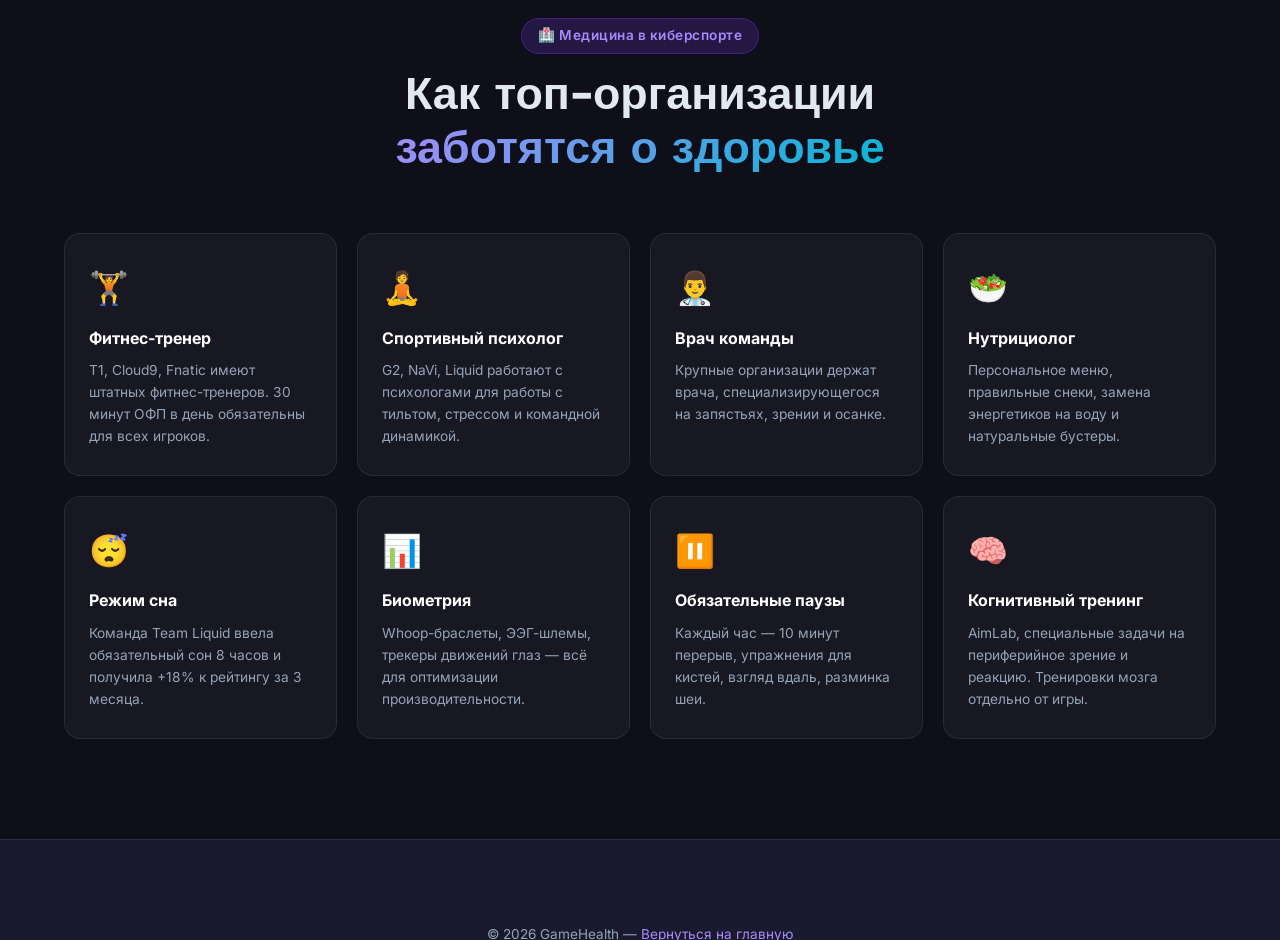
<file: esports.html>
<!DOCTYPE html>
<html lang="ru">
<head>
  <meta charset="UTF-8" />
  <meta name="viewport" content="width=device-width, initial-scale=1.0" />
  <title>Киберспорт и здоровье — GameHealth</title>
  <link rel="stylesheet" href="css/style.css" />
  <link rel="stylesheet" href="css/pages.css" />
  <link href="https://fonts.googleapis.com/css2?family=Orbitron:wght@400;700;900&family=Inter:wght@300;400;600&display=swap" rel="stylesheet" />
  <link rel="stylesheet" href="https://cdnjs.cloudflare.com/ajax/libs/font-awesome/6.5.0/css/all.min.css" />
</head>
<body>

<nav class="navbar" id="navbar">
  <div class="nav-logo"><i class="fas fa-gamepad"></i><span>Game<span class="accent">Health</span></span></div>
  <ul class="nav-links">
    <li><a href="index.html">Главная</a></li>
    <li><a href="genres.html">Жанры</a></li>
    <li><a href="esports.html" class="active">Киберспорт</a></li>
    <li><a href="science.html">Исследования</a></li>
    <li><a href="children.html">Дети</a></li>
    <li><a href="research.html">Мозг</a></li>
    <li><a href="therapy.html">Терапия</a></li>
    <li><a href="future.html">Будущее</a></li>
  </ul>
  <div class="burger" id="burger"><span></span><span></span><span></span></div>
</nav>

<section class="page-hero" style="background: radial-gradient(ellipse at 30% 50%, rgba(239,68,68,0.2),transparent 60%), radial-gradient(ellipse at 70% 20%, rgba(245,158,11,0.15),transparent 60%), #0f0f1a;">
  <div class="page-hero-content">
    <span class="section-tag">🏆 Киберспорт</span>
    <h1 class="hero-title">Профессиональный<br><span class="gradient-text" style="background:linear-gradient(135deg,#ef4444,#f59e0b);-webkit-background-clip:text;">гейминг и тело</span></h1>
    <p class="hero-subtitle">Киберспортсмены тренируются до 12 часов в день. Что происходит с их организмом? Реальные данные о профессиональных игроках.</p>
  </div>
</section>

<!-- STATS ROW -->
<section class="stats-banner">
  <div class="container">
    <div class="stats-grid">
      <div class="stat-card">
        <div class="stat-icon" style="background:linear-gradient(135deg,#ef4444,#dc2626)"><i class="fas fa-trophy"></i></div>
        <div class="stat-info"><h3 class="counter" data-target="500">0</h3><span>млн $</span><p>Призовые в 2024</p></div>
      </div>
      <div class="stat-card">
        <div class="stat-icon" style="background:linear-gradient(135deg,#f59e0b,#d97706)"><i class="fas fa-users"></i></div>
        <div class="stat-info"><h3 class="counter" data-target="640">0</h3><span>млн</span><p>Зрителей киберспорта</p></div>
      </div>
      <div class="stat-card">
        <div class="stat-icon" style="background:linear-gradient(135deg,#8b5cf6,#7c3aed)"><i class="fas fa-clock"></i></div>
        <div class="stat-info"><h3 class="counter" data-target="12">0</h3><span>ч/день</span><p>Тренировки про-игроков</p></div>
      </div>
      <div class="stat-card">
        <div class="stat-icon" style="background:linear-gradient(135deg,#06b6d4,#0891b2)"><i class="fas fa-heartbeat"></i></div>
        <div class="stat-info"><h3 class="counter" data-target="160">0</h3><span>уд/мин</span><p>ЧСС в напряжённых матчах</p></div>
      </div>
    </div>
  </div>
</section>

<!-- BODY DAMAGE -->
<section class="effects-section">
  <div class="container">
    <div class="section-header">
      <span class="section-tag">💪 Физиология</span>
      <h2>Тело профессионального<br><span class="gradient-text">киберспортсмена</span></h2>
      <p>Исследования показывают: нагрузка на организм киберспортсмена сопоставима с нагрузкой гонщика Формулы-1</p>
    </div>
    <div class="big-grid">
      <div class="info-block">
        <div class="info-block-icon">🖐️</div>
        <h3>Запястья и кисти</h3>
        <p>Про-игроки делают до <strong>400 APM</strong> (действий в минуту). Туннельный синдром запястья диагностирован у <strong>56%</strong> профессиональных игроков в возрасте до 25 лет. Рекомендованы ежедневные разминки и эргономичные устройства.</p>
        <div class="risk-bar">
          <div class="risk-label">Уровень риска</div>
          <div class="effect-meter"><div class="meter-fill negative-fill" style="width:82%"></div></div>
        </div>
      </div>
      <div class="info-block">
        <div class="info-block-icon">👁️</div>
        <h3>Зрение</h3>
        <p>8-12 часов перед монитором ежедневно вызывают синдром сухого глаза у <strong>73%</strong> про-игроков. Высокая частота мигания (144–360 Гц) снижает нагрузку, но не устраняет проблему полностью.</p>
        <div class="risk-bar">
          <div class="risk-label">Уровень риска</div>
          <div class="effect-meter"><div class="meter-fill negative-fill" style="width:73%"></div></div>
        </div>
      </div>
      <div class="info-block">
        <div class="info-block-icon">🧠</div>
        <h3>Нервная система</h3>
        <p>В напряжённых матчах уровень кортизола у про-игроков повышается на <strong>200–300%</strong> — как у автогонщиков. Долгосрочное хроническое перевозбуждение приводит к выгоранию уже к <strong>25–27 годам</strong>.</p>
        <div class="risk-bar">
          <div class="risk-label">Уровень риска</div>
          <div class="effect-meter"><div class="meter-fill negative-fill" style="width:78%"></div></div>
        </div>
      </div>
      <div class="info-block">
        <div class="info-block-icon">🦴</div>
        <h3>Опорно-двигательный аппарат</h3>
        <p>Игровая поза с наклоном головы вперёд создаёт нагрузку <strong>27 кг</strong> на шейный отдел. У 60% профессиональных игроков к 23 годам есть начальные признаки остеохондроза.</p>
        <div class="risk-bar">
          <div class="risk-label">Уровень риска</div>
          <div class="effect-meter"><div class="meter-fill negative-fill" style="width:68%"></div></div>
        </div>
      </div>
      <div class="info-block">
        <div class="info-block-icon">😴</div>
        <h3>Сон</h3>
        <p>Большинство про-игроков спят <strong>менее 6 часов</strong>. Ночные тренировки ломают циркадный ритм. Команды, внедрившие режим сна 8+ часов, показали рост результатов на <strong>18%</strong>.</p>
        <div class="risk-bar">
          <div class="risk-label">Уровень риска</div>
          <div class="effect-meter"><div class="meter-fill negative-fill" style="width:71%"></div></div>
        </div>
      </div>
      <div class="info-block">
        <div class="info-block-icon">🍔</div>
        <h3>Питание</h3>
        <p>Опросы показывают: <strong>68%</strong> киберспортсменов питаются нерегулярно, злоупотребляют энергетиками (в среднем <strong>2–4 банки в день</strong>). Это ведёт к проблемам с ЖКТ и сердцем.</p>
        <div class="risk-bar">
          <div class="risk-label">Уровень риска</div>
          <div class="effect-meter"><div class="meter-fill negative-fill" style="width:65%"></div></div>
        </div>
      </div>
    </div>
  </div>
</section>

<!-- CAREERS -->
<section class="brain-section">
  <div class="container">
    <div class="section-header light">
      <span class="section-tag">📊 Карьера</span>
      <h2>Карьерный путь<br><span class="gradient-text">про-игрока</span></h2>
    </div>
    <div class="career-timeline">
      <div class="career-step">
        <div class="career-age">14–17 лет</div>
        <div class="career-content">
          <h3>🌱 Ранний старт</h3>
          <p>Большинство киберспортсменов начинают серьёзные тренировки в 14–17 лет. Пик реакции и обучаемости. Высокий риск ущерба учёбе и социализации.</p>
        </div>
      </div>
      <div class="career-step">
        <div class="career-age">18–22 года</div>
        <div class="career-content">
          <h3>⚡ Пик формы</h3>
          <p>Лучшие годы в киберспорте. Реакция на максимуме, выносливость высокая. Именно в этот период выигрываются крупнейшие турниры.</p>
        </div>
      </div>
      <div class="career-step">
        <div class="career-age">23–26 лет</div>
        <div class="career-content">
          <h3>📉 Начало спада</h3>
          <p>Время реакции начинает замедляться. Накапливаются физические травмы. Большинство про-игроков переходят в роль стримеров, тренеров или аналитиков.</p>
        </div>
      </div>
      <div class="career-step">
        <div class="career-age">27+ лет</div>
        <div class="career-content">
          <h3>🎓 Ветеран</h3>
          <p>Редкие исключения остаются на топ-уровне (Faker, 27+). Большинство уходят или занимают менеджерские роли. Средняя карьера про-игрока — <strong>5–7 лет</strong>.</p>
        </div>
      </div>
    </div>
  </div>
</section>

<!-- ORGS HEALTH PROGRAMS -->
<section class="tips-section">
  <div class="container">
    <div class="section-header">
      <span class="section-tag">🏥 Медицина в киберспорте</span>
      <h2>Как топ-организации<br><span class="gradient-text">заботятся о здоровье</span></h2>
    </div>
    <div class="tips-grid">
      <div class="tip-card">
        <div class="tip-icon">🏋️</div>
        <h3>Фитнес-тренер</h3>
        <p>T1, Cloud9, Fnatic имеют штатных фитнес-тренеров. 30 минут ОФП в день обязательны для всех игроков.</p>
      </div>
      <div class="tip-card">
        <div class="tip-icon">🧘</div>
        <h3>Спортивный психолог</h3>
        <p>G2, NaVi, Liquid работают с психологами для работы с тильтом, стрессом и командной динамикой.</p>
      </div>
      <div class="tip-card">
        <div class="tip-icon">👨‍⚕️</div>
        <h3>Врач команды</h3>
        <p>Крупные организации держат врача, специализирующегося на запястьях, зрении и осанке.</p>
      </div>
      <div class="tip-card">
        <div class="tip-icon">🥗</div>
        <h3>Нутрициолог</h3>
        <p>Персональное меню, правильные снеки, замена энергетиков на воду и натуральные бустеры.</p>
      </div>
      <div class="tip-card">
        <div class="tip-icon">😴</div>
        <h3>Режим сна</h3>
        <p>Команда Team Liquid ввела обязательный сон 8 часов и получила +18% к рейтингу за 3 месяца.</p>
      </div>
      <div class="tip-card">
        <div class="tip-icon">📊</div>
        <h3>Биометрия</h3>
        <p>Whoop-браслеты, ЭЭГ-шлемы, трекеры движений глаз — всё для оптимизации производительности.</p>
      </div>
      <div class="tip-card">
        <div class="tip-icon">⏸️</div>
        <h3>Обязательные паузы</h3>
        <p>Каждый час — 10 минут перерыв, упражнения для кистей, взгляд вдаль, разминка шеи.</p>
      </div>
      <div class="tip-card">
        <div class="tip-icon">🧠</div>
        <h3>Когнитивный тренинг</h3>
        <p>AimLab, специальные задачи на периферийное зрение и реакцию. Тренировки мозга отдельно от игры.</p>
      </div>
    </div>
  </div>
</section>

<footer class="footer">
  <div class="container">
    <div class="footer-bottom" style="border-top:none;">
      <p>© 2026 GameHealth — <a href="index.html" style="color:var(--primary-light)">Вернуться на главную</a></p>
    </div>
  </div>
</footer>

<script src="js/main.js"></script>
</body>
</html>
</file>
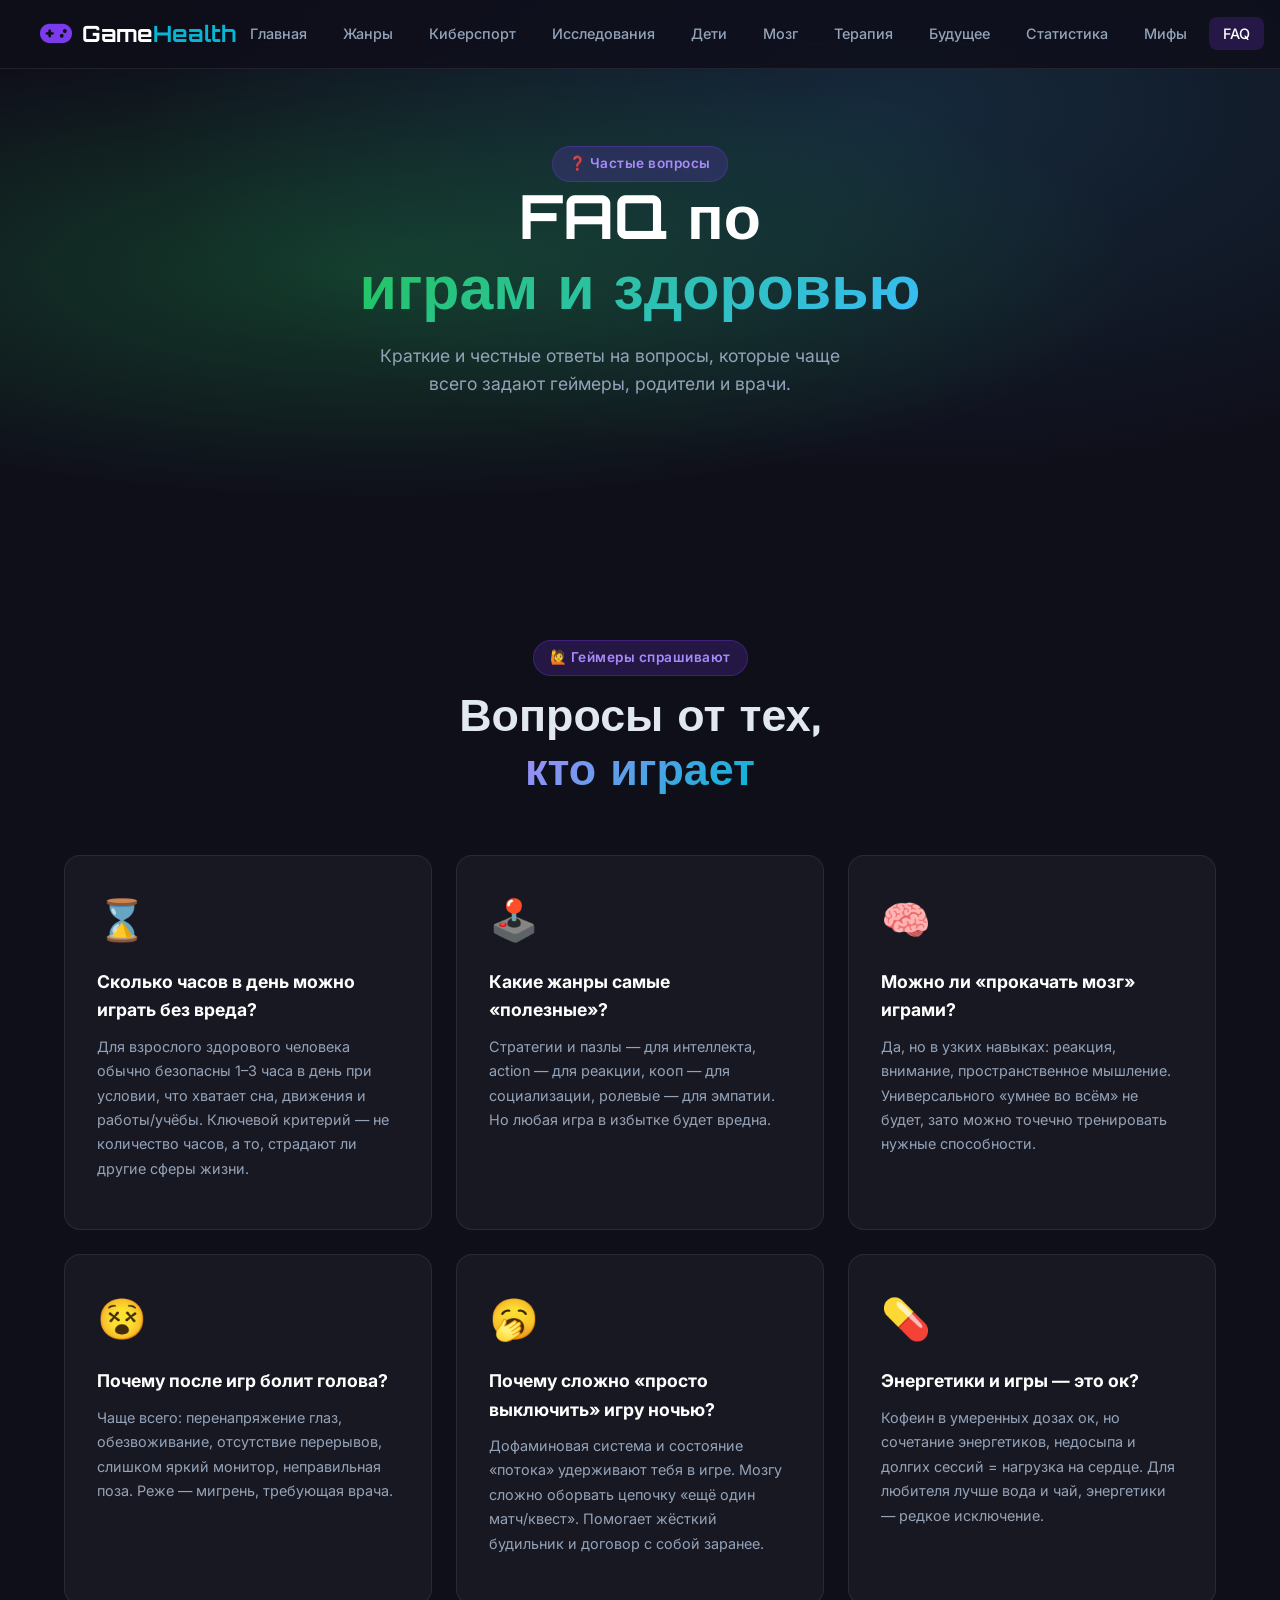
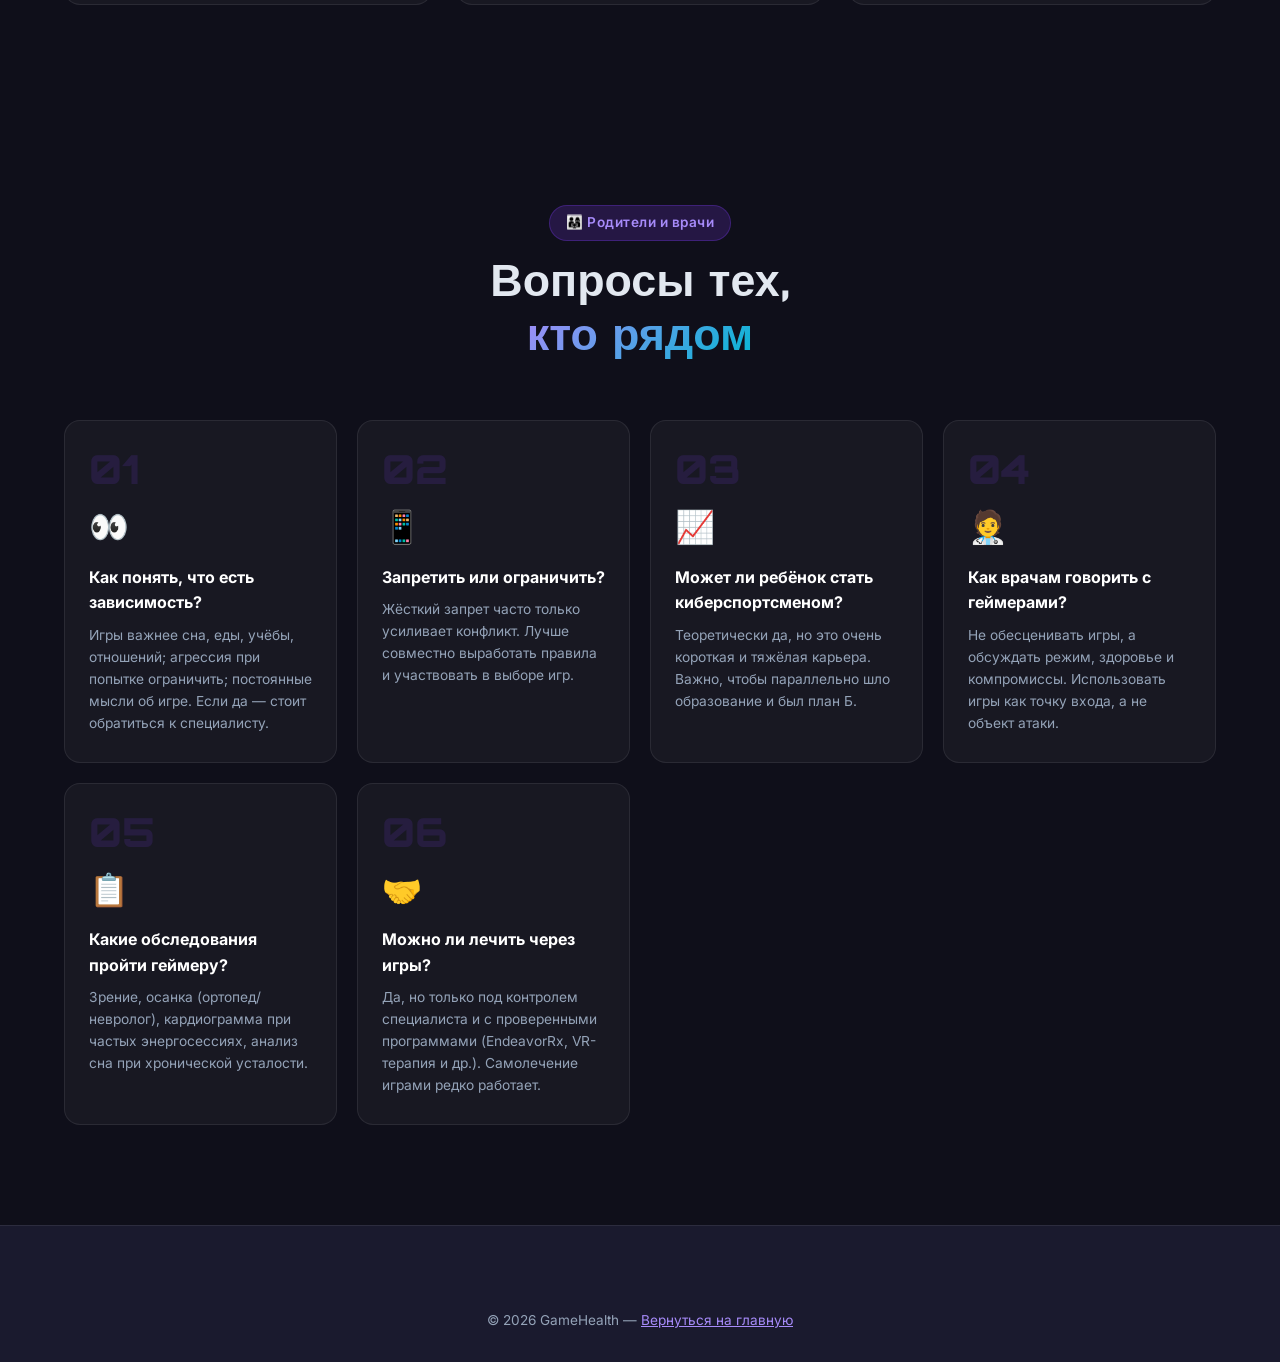
<file: faq.html>
<!DOCTYPE html>
<html lang="ru">
<head>
  <meta charset="UTF-8" />
  <meta name="viewport" content="width=device-width, initial-scale=1.0" />
  <title>FAQ — GameHealth</title>
  <link rel="stylesheet" href="css/style.css" />
  <link rel="stylesheet" href="css/pages.css" />
  <link href="https://fonts.googleapis.com/css2?family=Orbitron:wght@400;700;900&family=Inter:wght@300;400;600&display=swap" rel="stylesheet" />
  <link rel="stylesheet" href="https://cdnjs.cloudflare.com/ajax/libs/font-awesome/6.5.0/css/all.min.css" />
</head>
<body>

<nav class="navbar" id="navbar">
  <div class="nav-logo"><i class="fas fa-gamepad"></i><span>Game<span class="accent">Health</span></span></div>
  <ul class="nav-links">
    <li><a href="index.html">Главная</a></li>
    <li><a href="genres.html">Жанры</a></li>
    <li><a href="esports.html">Киберспорт</a></li>
    <li><a href="science.html">Исследования</a></li>
    <li><a href="children.html">Дети</a></li>
    <li><a href="research.html">Мозг</a></li>
    <li><a href="therapy.html">Терапия</a></li>
    <li><a href="future.html">Будущее</a></li>
    <li><a href="statistics.html">Статистика</a></li>
    <li><a href="myths.html">Мифы</a></li>
    <li><a href="faq.html" class="active">FAQ</a></li>
  </ul>
  <div class="burger" id="burger"><span></span><span></span><span></span></div>
</nav>

<section class="page-hero" style="background: radial-gradient(ellipse at 30% 50%, rgba(34,197,94,0.25),transparent 60%), radial-gradient(ellipse at 70% 20%, rgba(56,189,248,0.15),transparent 60%), #0f0f1a;">
  <div class="page-hero-content">
    <span class="section-tag">❓ Частые вопросы</span>
    <h1 class="hero-title">FAQ по<br><span class="gradient-text" style="background:linear-gradient(135deg,#22c55e,#38bdf8);-webkit-background-clip:text;">играм и здоровью</span></h1>
    <p class="hero-subtitle">Краткие и честные ответы на вопросы, которые чаще всего задают геймеры, родители и врачи.</p>
  </div>
</section>

<section class="effects-section">
  <div class="container">
    <div class="section-header">
      <span class="section-tag">🙋 Геймеры спрашивают</span>
      <h2>Вопросы от тех,<br><span class="gradient-text">кто играет</span></h2>
    </div>
    <div class="big-grid">
      <div class="info-block">
        <div class="info-block-icon">⌛</div>
        <h3>Сколько часов в день можно играть без вреда?</h3>
        <p>Для взрослого здорового человека обычно безопасны 1–3 часа в день при условии, что хватает сна, движения и работы/учёбы. Ключевой критерий — не количество часов, а то, страдают ли другие сферы жизни.</p>
      </div>
      <div class="info-block">
        <div class="info-block-icon">🕹️</div>
        <h3>Какие жанры самые «полезные»?</h3>
        <p>Стратегии и пазлы — для интеллекта, action — для реакции, кооп — для социализации, ролевые — для эмпатии. Но любая игра в избытке будет вредна.</p>
      </div>
      <div class="info-block">
        <div class="info-block-icon">🧠</div>
        <h3>Можно ли «прокачать мозг» играми?</h3>
        <p>Да, но в узких навыках: реакция, внимание, пространственное мышление. Универсального «умнее во всём» не будет, зато можно точечно тренировать нужные способности.</p>
      </div>
      <div class="info-block">
        <div class="info-block-icon">😵</div>
        <h3>Почему после игр болит голова?</h3>
        <p>Чаще всего: перенапряжение глаз, обезвоживание, отсутствие перерывов, слишком яркий монитор, неправильная поза. Реже — мигрень, требующая врача.</p>
      </div>
      <div class="info-block">
        <div class="info-block-icon">🥱</div>
        <h3>Почему сложно «просто выключить» игру ночью?</h3>
        <p>Дофаминовая система и состояние «потока» удерживают тебя в игре. Мозгу сложно оборвать цепочку «ещё один матч/квест». Помогает жёсткий будильник и договор с собой заранее.</p>
      </div>
      <div class="info-block">
        <div class="info-block-icon">💊</div>
        <h3>Энергетики и игры — это ок?</h3>
        <p>Кофеин в умеренных дозах ок, но сочетание энергетиков, недосыпа и долгих сессий = нагрузка на сердце. Для любителя лучше вода и чай, энергетики — редкое исключение.</p>
      </div>
    </div>
  </div>
</section>

<section class="tips-section">
  <div class="container">
    <div class="section-header">
      <span class="section-tag">👨‍👩‍👧 Родители и врачи</span>
      <h2>Вопросы тех,<br><span class="gradient-text">кто рядом</span></h2>
    </div>
    <div class="tips-grid">
      <div class="tip-card"><div class="tip-number">01</div><div class="tip-icon">👀</div><h3>Как понять, что есть зависимость?</h3><p>Игры важнее сна, еды, учёбы, отношений; агрессия при попытке ограничить; постоянные мысли об игре. Если да — стоит обратиться к специалисту.</p></div>
      <div class="tip-card"><div class="tip-number">02</div><div class="tip-icon">📱</div><h3>Запретить или ограничить?</h3><p>Жёсткий запрет часто только усиливает конфликт. Лучше совместно выработать правила и участвовать в выборе игр.</p></div>
      <div class="tip-card"><div class="tip-number">03</div><div class="tip-icon">📈</div><h3>Может ли ребёнок стать киберспортсменом?</h3><p>Теоретически да, но это очень короткая и тяжёлая карьера. Важно, чтобы параллельно шло образование и был план Б.</p></div>
      <div class="tip-card"><div class="tip-number">04</div><div class="tip-icon">🧑‍⚕️</div><h3>Как врачам говорить с геймерами?</h3><p>Не обесценивать игры, а обсуждать режим, здоровье и компромиссы. Использовать игры как точку входа, а не объект атаки.</p></div>
      <div class="tip-card"><div class="tip-number">05</div><div class="tip-icon">📋</div><h3>Какие обследования пройти геймеру?</h3><p>Зрение, осанка (ортопед/невролог), кардиограмма при частых энергосессиях, анализ сна при хронической усталости.</p></div>
      <div class="tip-card"><div class="tip-number">06</div><div class="tip-icon">🤝</div><h3>Можно ли лечить через игры?</h3><p>Да, но только под контролем специалиста и с проверенными программами (EndeavorRx, VR-терапия и др.). Самолечение играми редко работает.</p></div>
    </div>
  </div>
</section>

<footer class="footer"><div class="container"><div class="footer-bottom" style="border-top:none;"><p>© 2026 GameHealth — <a href="index.html" style="color:var(--primary-light)">Вернуться на главную</a></p></div></div></footer>
<script src="js/main.js"></script>
</body>
</html>
</file>
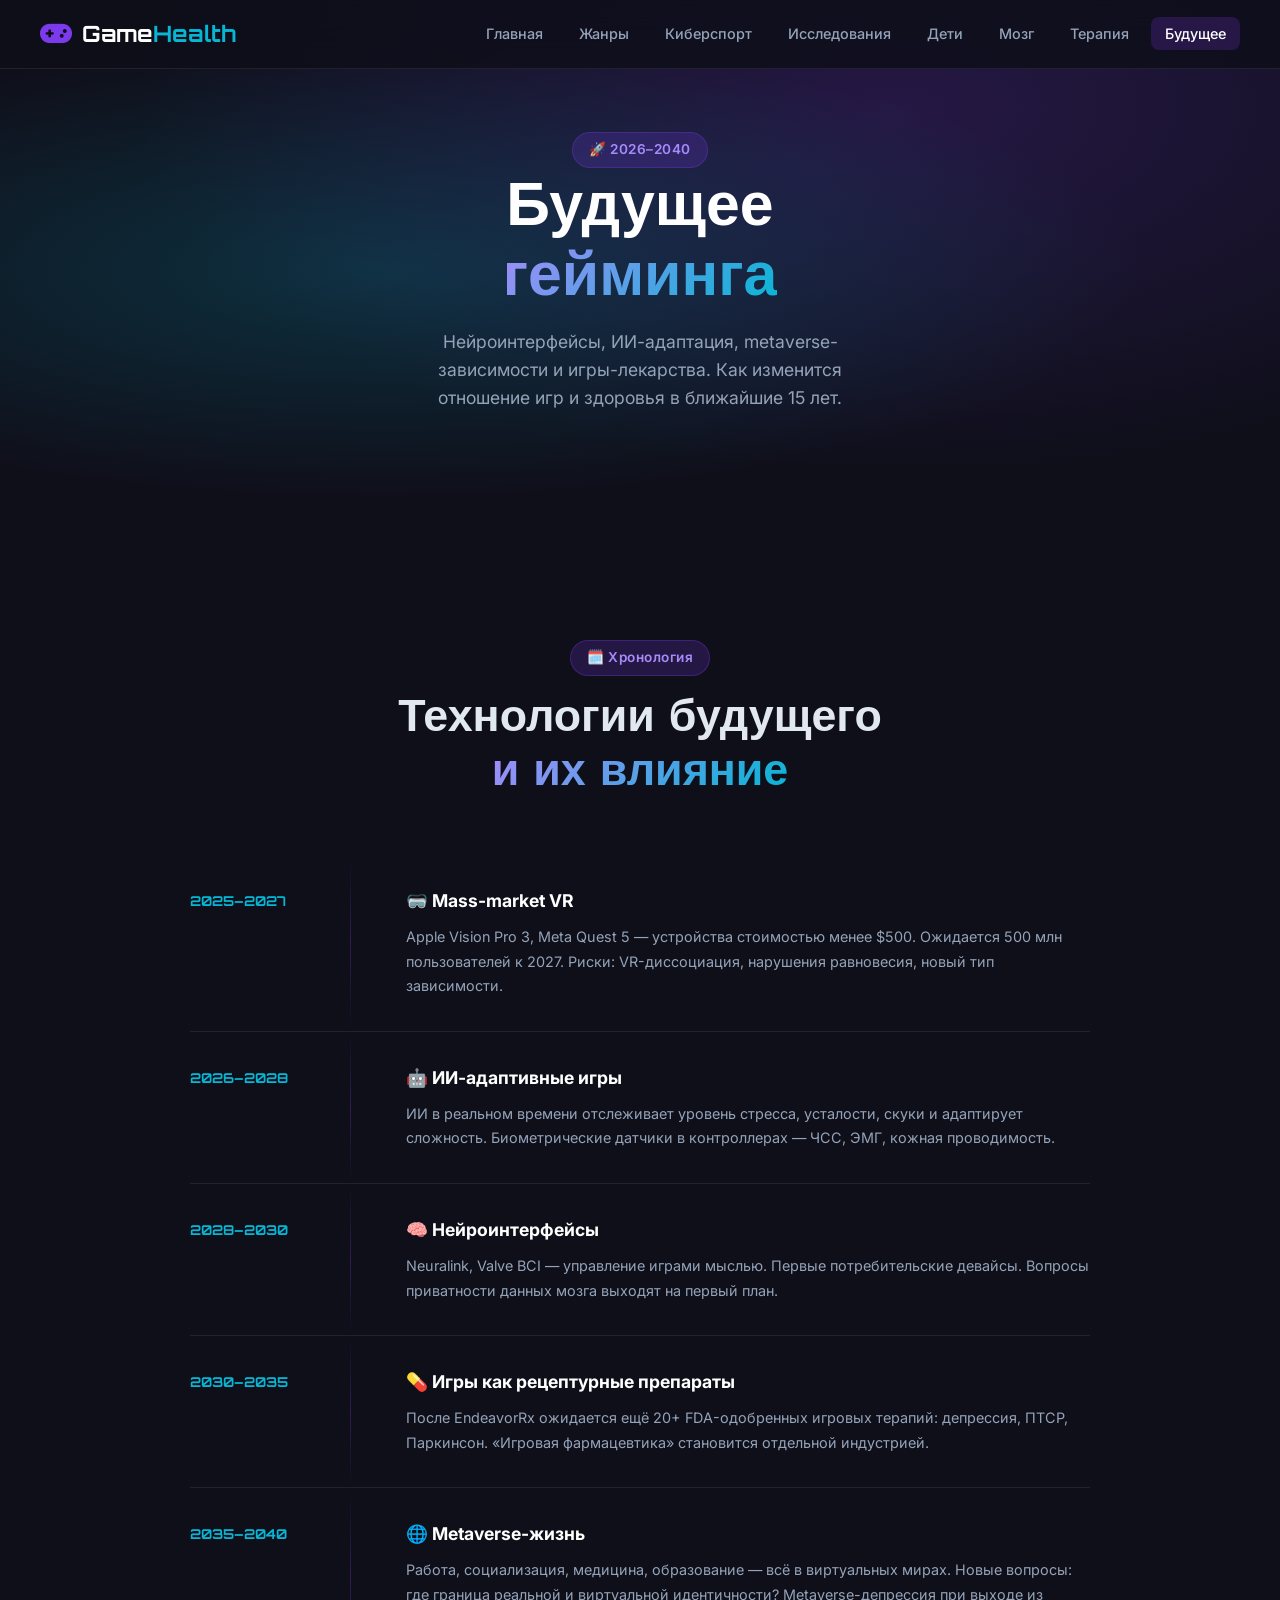
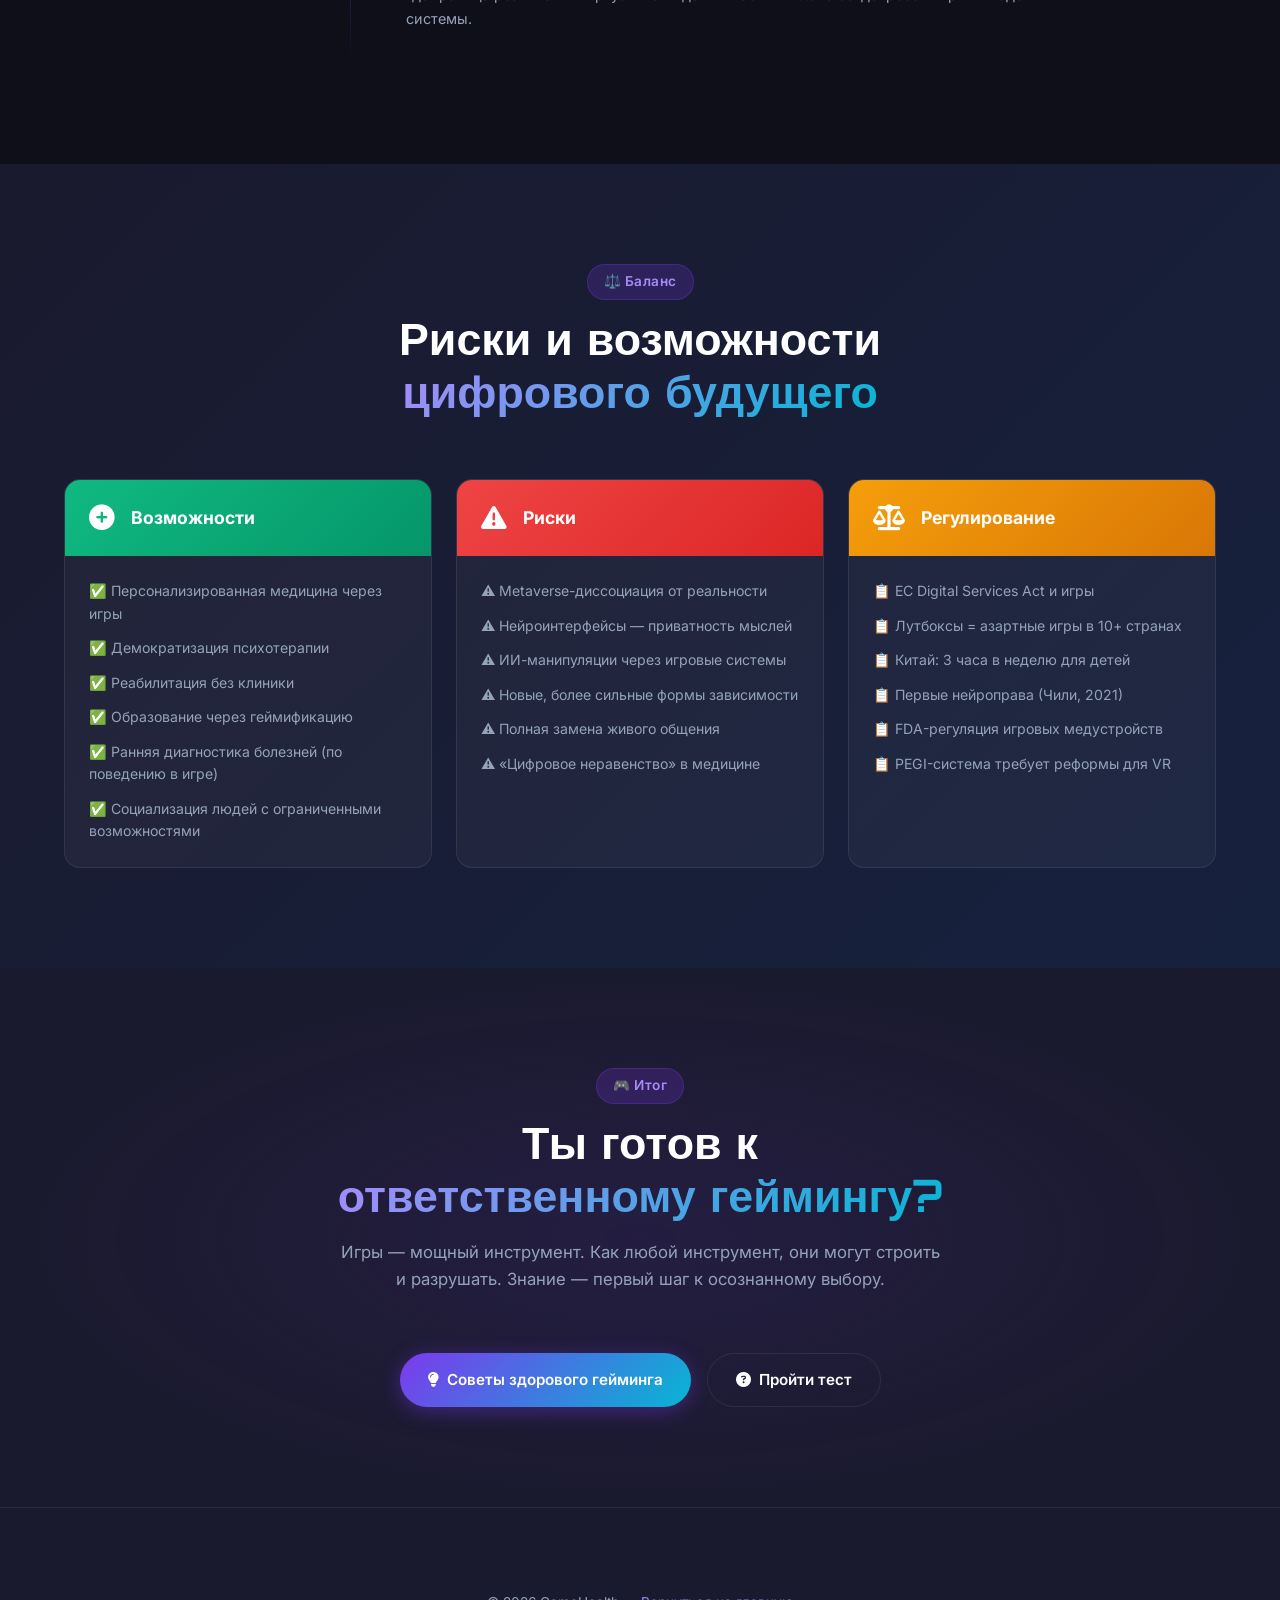
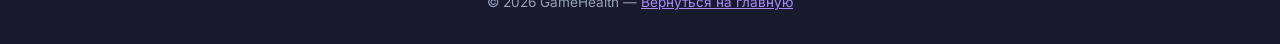
<file: future.html>
<!DOCTYPE html>
<html lang="ru">
<head>
  <meta charset="UTF-8" />
  <meta name="viewport" content="width=device-width, initial-scale=1.0" />
  <title>Будущее гейминга — GameHealth</title>
  <link rel="stylesheet" href="css/style.css" />
  <link rel="stylesheet" href="css/pages.css" />
  <link href="https://fonts.googleapis.com/css2?family=Orbitron:wght@400;700;900&family=Inter:wght@300;400;600&display=swap" rel="stylesheet" />
  <link rel="stylesheet" href="https://cdnjs.cloudflare.com/ajax/libs/font-awesome/6.5.0/css/all.min.css" />
</head>
<body>

<nav class="navbar" id="navbar">
  <div class="nav-logo"><i class="fas fa-gamepad"></i><span>Game<span class="accent">Health</span></span></div>
  <ul class="nav-links">
    <li><a href="index.html">Главная</a></li>
    <li><a href="genres.html">Жанры</a></li>
    <li><a href="esports.html">Киберспорт</a></li>
    <li><a href="science.html">Исследования</a></li>
    <li><a href="children.html">Дети</a></li>
    <li><a href="research.html">Мозг</a></li>
    <li><a href="therapy.html">Терапия</a></li>
    <li><a href="future.html" class="active">Будущее</a></li>
  </ul>
  <div class="burger" id="burger"><span></span><span></span><span></span></div>
</nav>

<section class="page-hero" style="background: radial-gradient(ellipse at 30% 50%, rgba(6,182,212,0.2),transparent 60%), radial-gradient(ellipse at 70% 20%, rgba(124,58,237,0.2),transparent 60%), #0f0f1a;">
  <div class="page-hero-content">
    <span class="section-tag">🚀 2026–2040</span>
    <h1 class="hero-title">Будущее<br><span class="gradient-text">гейминга</span></h1>
    <p class="hero-subtitle">Нейроинтерфейсы, ИИ-адаптация, metaverse-зависимости и игры-лекарства. Как изменится отношение игр и здоровья в ближайшие 15 лет.</p>
  </div>
</section>

<!-- TECH TIMELINE -->
<section class="effects-section">
  <div class="container">
    <div class="section-header">
      <span class="section-tag">🗓️ Хронология</span>
      <h2>Технологии будущего<br><span class="gradient-text">и их влияние</span></h2>
    </div>
    <div class="future-timeline">
      <div class="future-item">
        <div class="future-year">2025–2027</div>
        <div class="future-content">
          <h3>🥽 Mass-market VR</h3>
          <p>Apple Vision Pro 3, Meta Quest 5 — устройства стоимостью менее $500. Ожидается 500 млн пользователей к 2027. Риски: VR-диссоциация, нарушения равновесия, новый тип зависимости.</p>
        </div>
      </div>
      <div class="future-item">
        <div class="future-year">2026–2028</div>
        <div class="future-content">
          <h3>🤖 ИИ-адаптивные игры</h3>
          <p>ИИ в реальном времени отслеживает уровень стресса, усталости, скуки и адаптирует сложность. Биометрические датчики в контроллерах — ЧСС, ЭМГ, кожная проводимость.</p>
        </div>
      </div>
      <div class="future-item">
        <div class="future-year">2028–2030</div>
        <div class="future-content">
          <h3>🧠 Нейроинтерфейсы</h3>
          <p>Neuralink, Valve BCI — управление играми мыслью. Первые потребительские девайсы. Вопросы приватности данных мозга выходят на первый план.</p>
        </div>
      </div>
      <div class="future-item">
        <div class="future-year">2030–2035</div>
        <div class="future-content">
          <h3>💊 Игры как рецептурные препараты</h3>
          <p>После EndeavorRx ожидается ещё 20+ FDA-одобренных игровых терапий: депрессия, ПТСР, Паркинсон. «Игровая фармацевтика» становится отдельной индустрией.</p>
        </div>
      </div>
      <div class="future-item">
        <div class="future-year">2035–2040</div>
        <div class="future-content">
          <h3>🌐 Metaverse-жизнь</h3>
          <p>Работа, социализация, медицина, образование — всё в виртуальных мирах. Новые вопросы: где граница реальной и виртуальной идентичности? Metaverse-депрессия при выходе из системы.</p>
        </div>
      </div>
    </div>
  </div>
</section>

<!-- RISKS & OPPORTUNITIES -->
<section class="brain-section">
  <div class="container">
    <div class="section-header light">
      <span class="section-tag">⚖️ Баланс</span>
      <h2>Риски и возможности<br><span class="gradient-text">цифрового будущего</span></h2>
    </div>
    <div class="psych-grid">
      <div class="psych-card">
        <div class="psych-header" style="background:linear-gradient(135deg,#10b981,#059669)"><i class="fas fa-plus-circle"></i><h3>Возможности</h3></div>
        <div class="psych-body">
          <ul style="gap:12px">
            <li>✅ Персонализированная медицина через игры</li>
            <li>✅ Демократизация психотерапии</li>
            <li>✅ Реабилитация без клиники</li>
            <li>✅ Образование через геймификацию</li>
            <li>✅ Ранняя диагностика болезней (по поведению в игре)</li>
            <li>✅ Социализация людей с ограниченными возможностями</li>
          </ul>
        </div>
      </div>
      <div class="psych-card">
        <div class="psych-header" style="background:linear-gradient(135deg,#ef4444,#dc2626)"><i class="fas fa-exclamation-triangle"></i><h3>Риски</h3></div>
        <div class="psych-body">
          <ul style="gap:12px">
            <li>⚠️ Metaverse-диссоциация от реальности</li>
            <li>⚠️ Нейроинтерфейсы — приватность мыслей</li>
            <li>⚠️ ИИ-манипуляции через игровые системы</li>
            <li>⚠️ Новые, более сильные формы зависимости</li>
            <li>⚠️ Полная замена живого общения</li>
            <li>⚠️ «Цифровое неравенство» в медицине</li>
          </ul>
        </div>
      </div>
      <div class="psych-card">
        <div class="psych-header" style="background:linear-gradient(135deg,#f59e0b,#d97706)"><i class="fas fa-balance-scale"></i><h3>Регулирование</h3></div>
        <div class="psych-body">
          <ul style="gap:12px">
            <li>📋 ЕС Digital Services Act и игры</li>
            <li>📋 Лутбоксы = азартные игры в 10+ странах</li>
            <li>📋 Китай: 3 часа в неделю для детей</li>
            <li>📋 Первые нейроправа (Чили, 2021)</li>
            <li>📋 FDA-регуляция игровых медустройств</li>
            <li>📋 PEGI-система требует реформы для VR</li>
          </ul>
        </div>
      </div>
    </div>
  </div>
</section>

<!-- CALL TO ACTION -->
<section class="quiz-section">
  <div class="container" style="text-align:center;max-width:700px;margin:0 auto">
    <div class="section-header light">
      <span class="section-tag">🎮 Итог</span>
      <h2>Ты готов к<br><span class="gradient-text">ответственному геймингу?</span></h2>
      <p style="color:var(--text-muted);font-size:1.05rem;margin-top:16px">Игры — мощный инструмент. Как любой инструмент, они могут строить и разрушать. Знание — первый шаг к осознанному выбору.</p>
    </div>
    <div style="display:flex;gap:16px;justify-content:center;flex-wrap:wrap;margin-top:32px">
      <a href="index.html#tips" class="btn btn-primary"><i class="fas fa-lightbulb"></i> Советы здорового гейминга</a>
      <a href="index.html#quiz" class="btn btn-secondary"><i class="fas fa-question-circle"></i> Пройти тест</a>
    </div>
  </div>
</section>

<footer class="footer"><div class="container"><div class="footer-bottom" style="border-top:none;"><p>© 2026 GameHealth — <a href="index.html" style="color:var(--primary-light)">Вернуться на главную</a></p></div></div></footer>
<script src="js/main.js"></script>
</body>
</html>
</file>
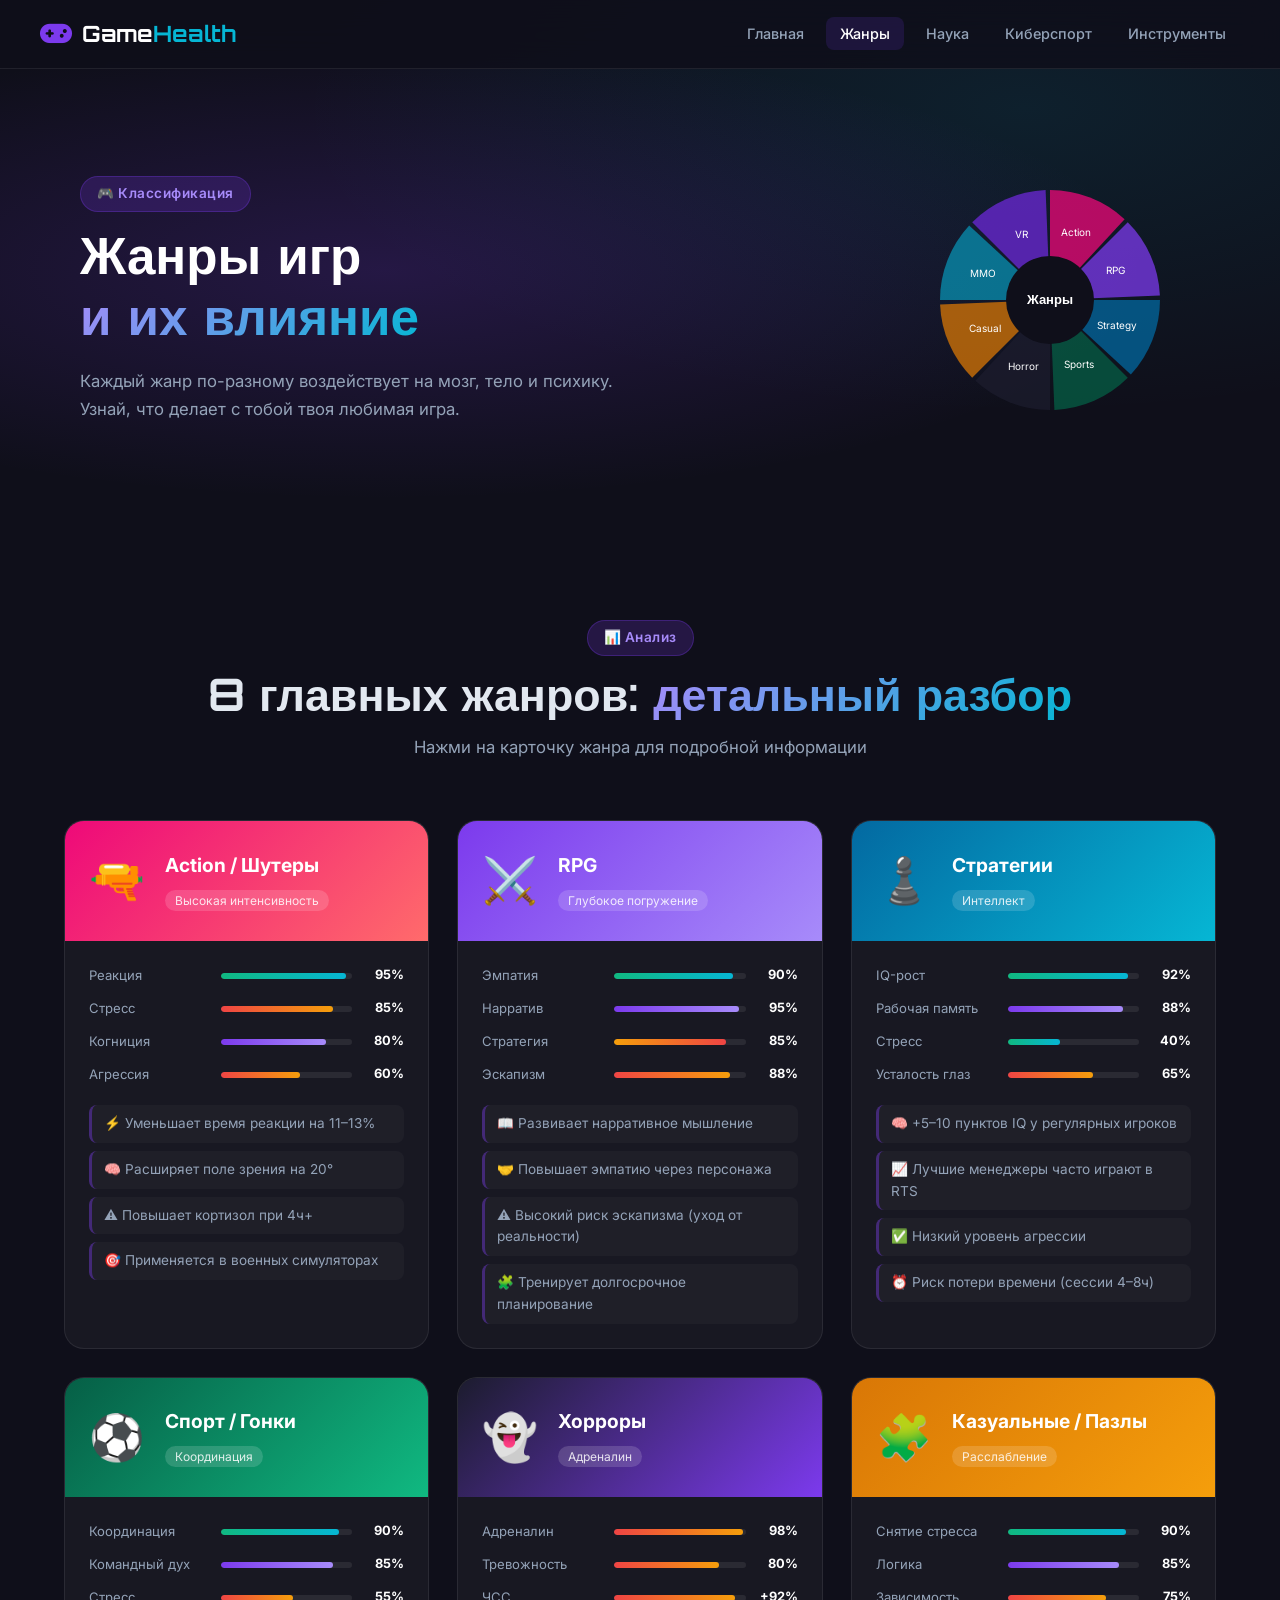
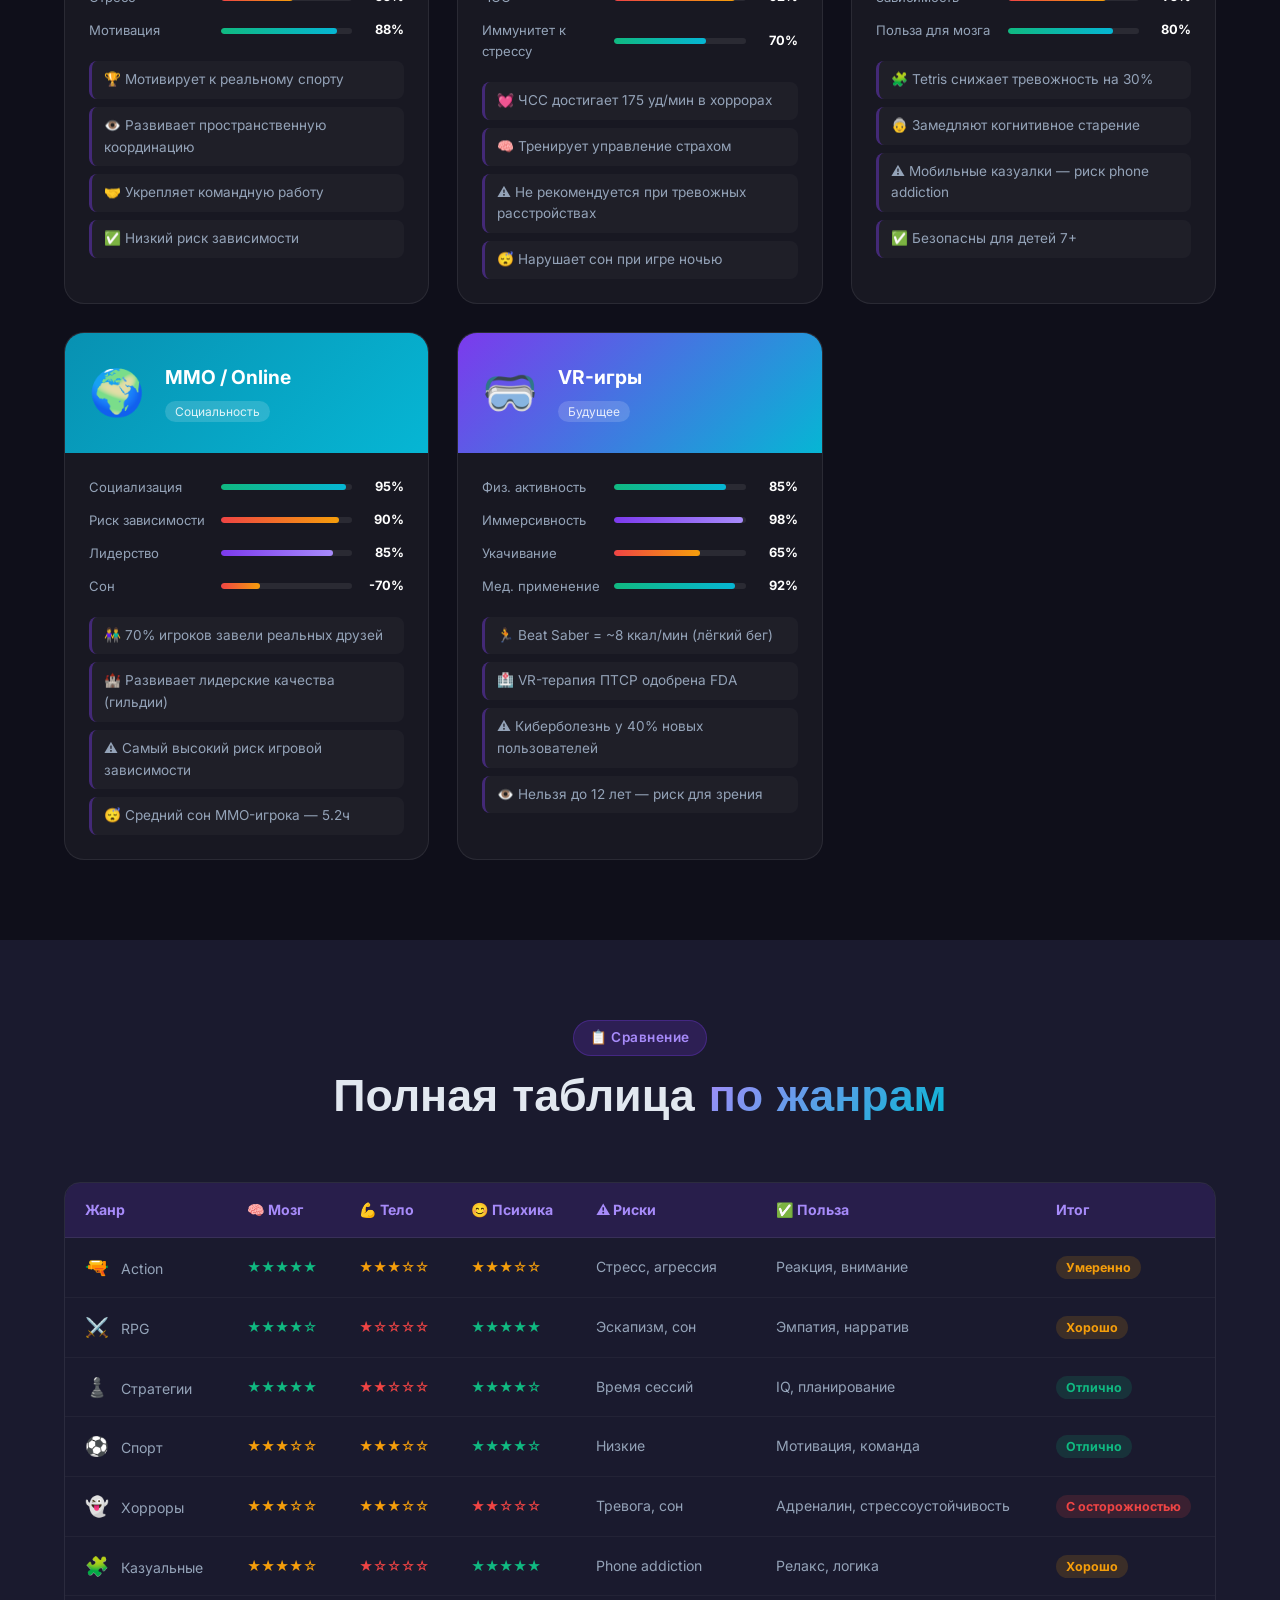
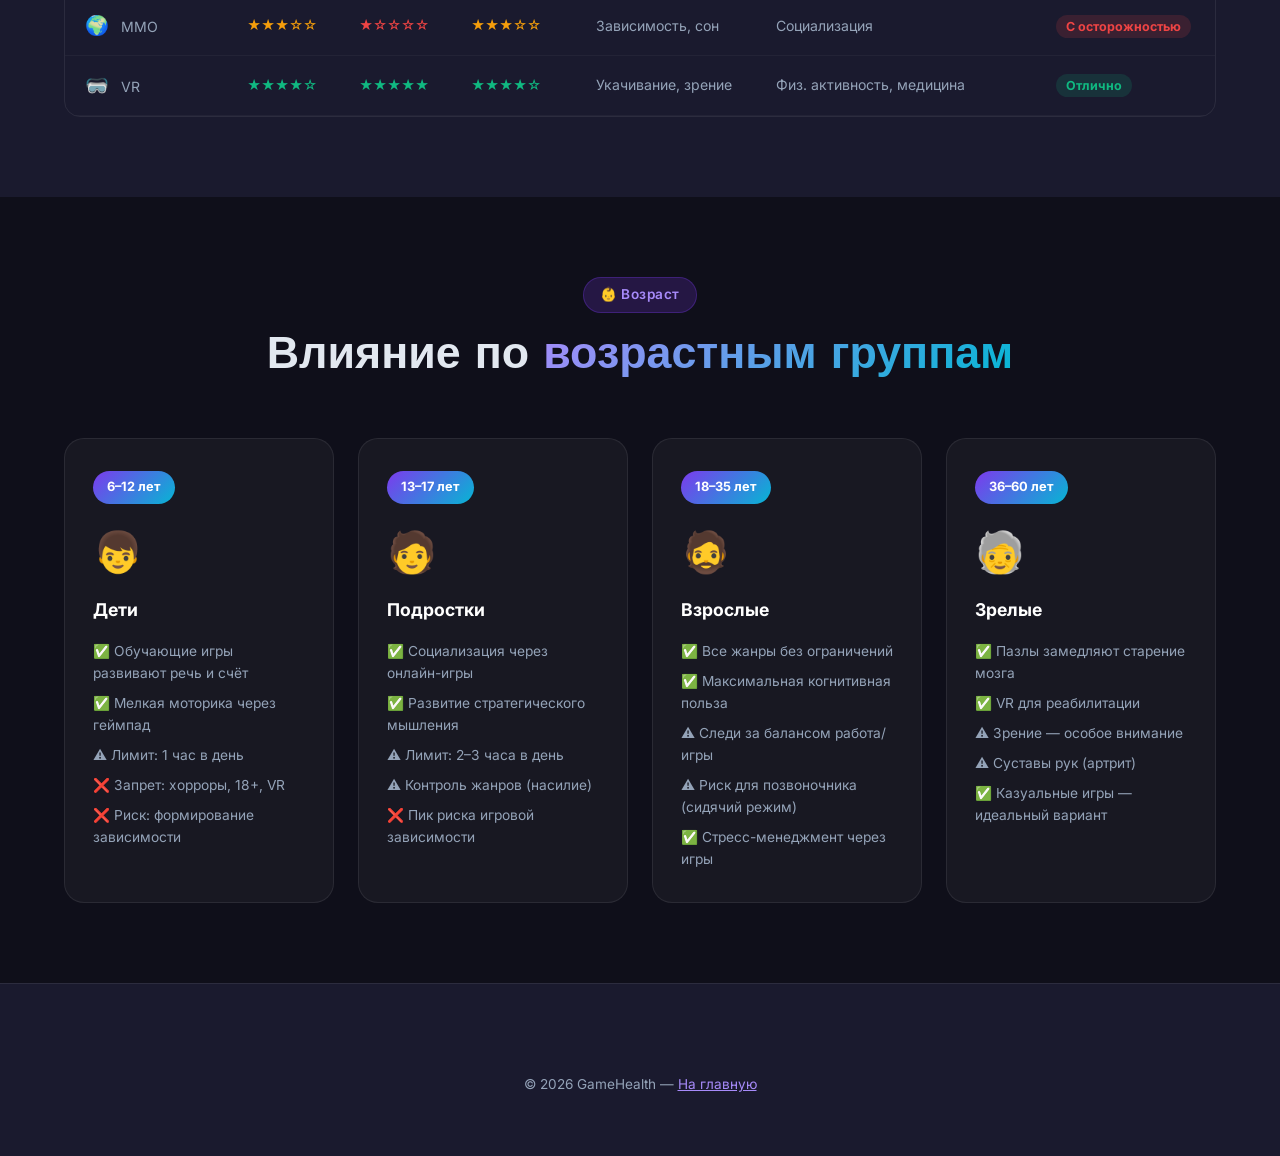
<file: genres.html>
<!DOCTYPE html>
<html lang="ru">
<head>
  <meta charset="UTF-8" />
  <meta name="viewport" content="width=device-width, initial-scale=1.0" />
  <title>GameHealth — Жанры игр и здоровье</title>
  <link rel="stylesheet" href="css/style.css" />
  <link rel="stylesheet" href="css/genres.css" />
  <link href="https://fonts.googleapis.com/css2?family=Orbitron:wght@400;700;900&family=Inter:wght@300;400;600&display=swap" rel="stylesheet" />
  <link rel="stylesheet" href="https://cdnjs.cloudflare.com/ajax/libs/font-awesome/6.5.0/css/all.min.css" />
</head>
<body>

<nav class="navbar" id="navbar">
  <div class="nav-logo">
    <a href="index.html" style="display:flex;align-items:center;gap:10px;text-decoration:none;color:inherit">
      <i class="fas fa-gamepad"></i>
      <span>Game<span class="accent">Health</span></span>
    </a>
  </div>
  <ul class="nav-links">
    <li><a href="index.html">Главная</a></li>
    <li><a href="genres.html" class="active-link">Жанры</a></li>
    <li><a href="science.html">Наука</a></li>
    <li><a href="esports.html">Киберспорт</a></li>
    <li><a href="tools.html">Инструменты</a></li>
  </ul>
  <div class="burger" id="burger"><span></span><span></span><span></span></div>
</nav>

<!-- HERO -->
<section class="page-hero genres-hero">
  <div class="page-hero-content">
    <span class="section-tag">🎮 Классификация</span>
    <h1>Жанры игр<br/><span class="gradient-text">и их влияние</span></h1>
    <p>Каждый жанр по-разному воздействует на мозг, тело и психику. Узнай, что делает с тобой твоя любимая игра.</p>
  </div>
  <div class="genres-wheel" id="genresWheel"></div>
</section>

<!-- GENRE CARDS GRID -->
<section class="genres-section">
  <div class="container">
    <div class="section-header">
      <span class="section-tag">📊 Анализ</span>
      <h2>8 главных жанров: <span class="gradient-text">детальный разбор</span></h2>
      <p>Нажми на карточку жанра для подробной информации</p>
    </div>

    <div class="genres-grid">

      <!-- ACTION -->
      <div class="genre-card" data-genre="action">
        <div class="genre-header" style="background:linear-gradient(135deg,#ee0979,#ff6b6b)">
          <div class="genre-icon">🔫</div>
          <div>
            <h3>Action / Шутеры</h3>
            <span class="genre-badge">Высокая интенсивность</span>
          </div>
        </div>
        <div class="genre-body">
          <div class="genre-scores">
            <div class="score-item">
              <span>Реакция</span>
              <div class="score-bar"><div class="score-fill" style="width:95%;background:linear-gradient(90deg,#10b981,#06b6d4)"></div></div>
              <span class="score-val">95%</span>
            </div>
            <div class="score-item">
              <span>Стресс</span>
              <div class="score-bar"><div class="score-fill" style="width:85%;background:linear-gradient(90deg,#ef4444,#f59e0b)"></div></div>
              <span class="score-val">85%</span>
            </div>
            <div class="score-item">
              <span>Когниция</span>
              <div class="score-bar"><div class="score-fill" style="width:80%;background:linear-gradient(90deg,#7c3aed,#a78bfa)"></div></div>
              <span class="score-val">80%</span>
            </div>
            <div class="score-item">
              <span>Агрессия</span>
              <div class="score-bar"><div class="score-fill" style="width:60%;background:linear-gradient(90deg,#ef4444,#f59e0b)"></div></div>
              <span class="score-val">60%</span>
            </div>
          </div>
          <div class="genre-facts">
            <div class="gfact">⚡ Уменьшает время реакции на 11–13%</div>
            <div class="gfact">🧠 Расширяет поле зрения на 20°</div>
            <div class="gfact">⚠️ Повышает кортизол при 4ч+</div>
            <div class="gfact">🎯 Применяется в военных симуляторах</div>
          </div>
        </div>
      </div>

      <!-- RPG -->
      <div class="genre-card" data-genre="rpg">
        <div class="genre-header" style="background:linear-gradient(135deg,#7c3aed,#a78bfa)">
          <div class="genre-icon">⚔️</div>
          <div>
            <h3>RPG</h3>
            <span class="genre-badge">Глубокое погружение</span>
          </div>
        </div>
        <div class="genre-body">
          <div class="genre-scores">
            <div class="score-item">
              <span>Эмпатия</span>
              <div class="score-bar"><div class="score-fill" style="width:90%;background:linear-gradient(90deg,#10b981,#06b6d4)"></div></div>
              <span class="score-val">90%</span>
            </div>
            <div class="score-item">
              <span>Нарратив</span>
              <div class="score-bar"><div class="score-fill" style="width:95%;background:linear-gradient(90deg,#7c3aed,#a78bfa)"></div></div>
              <span class="score-val">95%</span>
            </div>
            <div class="score-item">
              <span>Стратегия</span>
              <div class="score-bar"><div class="score-fill" style="width:85%;background:linear-gradient(90deg,#f59e0b,#ef4444)"></div></div>
              <span class="score-val">85%</span>
            </div>
            <div class="score-item">
              <span>Эскапизм</span>
              <div class="score-bar"><div class="score-fill" style="width:88%;background:linear-gradient(90deg,#ef4444,#f59e0b)"></div></div>
              <span class="score-val">88%</span>
            </div>
          </div>
          <div class="genre-facts">
            <div class="gfact">📖 Развивает нарративное мышление</div>
            <div class="gfact">🤝 Повышает эмпатию через персонажа</div>
            <div class="gfact">⚠️ Высокий риск эскапизма (уход от реальности)</div>
            <div class="gfact">🧩 Тренирует долгосрочное планирование</div>
          </div>
        </div>
      </div>

      <!-- STRATEGY -->
      <div class="genre-card" data-genre="strategy">
        <div class="genre-header" style="background:linear-gradient(135deg,#0369a1,#06b6d4)">
          <div class="genre-icon">♟️</div>
          <div>
            <h3>Стратегии</h3>
            <span class="genre-badge">Интеллект</span>
          </div>
        </div>
        <div class="genre-body">
          <div class="genre-scores">
            <div class="score-item">
              <span>IQ-рост</span>
              <div class="score-bar"><div class="score-fill" style="width:92%;background:linear-gradient(90deg,#10b981,#06b6d4)"></div></div>
              <span class="score-val">92%</span>
            </div>
            <div class="score-item">
              <span>Рабочая память</span>
              <div class="score-bar"><div class="score-fill" style="width:88%;background:linear-gradient(90deg,#7c3aed,#a78bfa)"></div></div>
              <span class="score-val">88%</span>
            </div>
            <div class="score-item">
              <span>Стресс</span>
              <div class="score-bar"><div class="score-fill" style="width:40%;background:linear-gradient(90deg,#10b981,#06b6d4)"></div></div>
              <span class="score-val">40%</span>
            </div>
            <div class="score-item">
              <span>Усталость глаз</span>
              <div class="score-bar"><div class="score-fill" style="width:65%;background:linear-gradient(90deg,#ef4444,#f59e0b)"></div></div>
              <span class="score-val">65%</span>
            </div>
          </div>
          <div class="genre-facts">
            <div class="gfact">🧠 +5–10 пунктов IQ у регулярных игроков</div>
            <div class="gfact">📈 Лучшие менеджеры часто играют в RTS</div>
            <div class="gfact">✅ Низкий уровень агрессии</div>
            <div class="gfact">⏰ Риск потери времени (сессии 4–8ч)</div>
          </div>
        </div>
      </div>

      <!-- SPORTS/RACING -->
      <div class="genre-card" data-genre="sports">
        <div class="genre-header" style="background:linear-gradient(135deg,#065f46,#10b981)">
          <div class="genre-icon">⚽</div>
          <div>
            <h3>Спорт / Гонки</h3>
            <span class="genre-badge">Координация</span>
          </div>
        </div>
        <div class="genre-body">
          <div class="genre-scores">
            <div class="score-item">
              <span>Координация</span>
              <div class="score-bar"><div class="score-fill" style="width:90%;background:linear-gradient(90deg,#10b981,#06b6d4)"></div></div>
              <span class="score-val">90%</span>
            </div>
            <div class="score-item">
              <span>Командный дух</span>
              <div class="score-bar"><div class="score-fill" style="width:85%;background:linear-gradient(90deg,#7c3aed,#a78bfa)"></div></div>
              <span class="score-val">85%</span>
            </div>
            <div class="score-item">
              <span>Стресс</span>
              <div class="score-bar"><div class="score-fill" style="width:55%;background:linear-gradient(90deg,#ef4444,#f59e0b)"></div></div>
              <span class="score-val">55%</span>
            </div>
            <div class="score-item">
              <span>Мотивация</span>
              <div class="score-bar"><div class="score-fill" style="width:88%;background:linear-gradient(90deg,#10b981,#06b6d4)"></div></div>
              <span class="score-val">88%</span>
            </div>
          </div>
          <div class="genre-facts">
            <div class="gfact">🏆 Мотивирует к реальному спорту</div>
            <div class="gfact">👁️ Развивает пространственную координацию</div>
            <div class="gfact">🤝 Укрепляет командную работу</div>
            <div class="gfact">✅ Низкий риск зависимости</div>
          </div>
        </div>
      </div>

      <!-- HORROR -->
      <div class="genre-card" data-genre="horror">
        <div class="genre-header" style="background:linear-gradient(135deg,#1c1c2e,#7c3aed)">
          <div class="genre-icon">👻</div>
          <div>
            <h3>Хорроры</h3>
            <span class="genre-badge">Адреналин</span>
          </div>
        </div>
        <div class="genre-body">
          <div class="genre-scores">
            <div class="score-item">
              <span>Адреналин</span>
              <div class="score-bar"><div class="score-fill" style="width:98%;background:linear-gradient(90deg,#ef4444,#f59e0b)"></div></div>
              <span class="score-val">98%</span>
            </div>
            <div class="score-item">
              <span>Тревожность</span>
              <div class="score-bar"><div class="score-fill" style="width:80%;background:linear-gradient(90deg,#ef4444,#f59e0b)"></div></div>
              <span class="score-val">80%</span>
            </div>
            <div class="score-item">
              <span>ЧСС</span>
              <div class="score-bar"><div class="score-fill" style="width:92%;background:linear-gradient(90deg,#ef4444,#f59e0b)"></div></div>
              <span class="score-val">+92%</span>
            </div>
            <div class="score-item">
              <span>Иммунитет к стрессу</span>
              <div class="score-bar"><div class="score-fill" style="width:70%;background:linear-gradient(90deg,#10b981,#06b6d4)"></div></div>
              <span class="score-val">70%</span>
            </div>
          </div>
          <div class="genre-facts">
            <div class="gfact">💓 ЧСС достигает 175 уд/мин в хоррорах</div>
            <div class="gfact">🧠 Тренирует управление страхом</div>
            <div class="gfact">⚠️ Не рекомендуется при тревожных расстройствах</div>
            <div class="gfact">😴 Нарушает сон при игре ночью</div>
          </div>
        </div>
      </div>

      <!-- CASUAL/PUZZLE -->
      <div class="genre-card" data-genre="casual">
        <div class="genre-header" style="background:linear-gradient(135deg,#d97706,#f59e0b)">
          <div class="genre-icon">🧩</div>
          <div>
            <h3>Казуальные / Пазлы</h3>
            <span class="genre-badge">Расслабление</span>
          </div>
        </div>
        <div class="genre-body">
          <div class="genre-scores">
            <div class="score-item">
              <span>Снятие стресса</span>
              <div class="score-bar"><div class="score-fill" style="width:90%;background:linear-gradient(90deg,#10b981,#06b6d4)"></div></div>
              <span class="score-val">90%</span>
            </div>
            <div class="score-item">
              <span>Логика</span>
              <div class="score-bar"><div class="score-fill" style="width:85%;background:linear-gradient(90deg,#7c3aed,#a78bfa)"></div></div>
              <span class="score-val">85%</span>
            </div>
            <div class="score-item">
              <span>Зависимость</span>
              <div class="score-bar"><div class="score-fill" style="width:75%;background:linear-gradient(90deg,#ef4444,#f59e0b)"></div></div>
              <span class="score-val">75%</span>
            </div>
            <div class="score-item">
              <span>Польза для мозга</span>
              <div class="score-bar"><div class="score-fill" style="width:80%;background:linear-gradient(90deg,#10b981,#06b6d4)"></div></div>
              <span class="score-val">80%</span>
            </div>
          </div>
          <div class="genre-facts">
            <div class="gfact">🧩 Tetris снижает тревожность на 30%</div>
            <div class="gfact">👵 Замедляют когнитивное старение</div>
            <div class="gfact">⚠️ Мобильные казуалки — риск phone addiction</div>
            <div class="gfact">✅ Безопасны для детей 7+</div>
          </div>
        </div>
      </div>

      <!-- MMO -->
      <div class="genre-card" data-genre="mmo">
        <div class="genre-header" style="background:linear-gradient(135deg,#0891b2,#06b6d4)">
          <div class="genre-icon">🌍</div>
          <div>
            <h3>MMO / Online</h3>
            <span class="genre-badge">Социальность</span>
          </div>
        </div>
        <div class="genre-body">
          <div class="genre-scores">
            <div class="score-item">
              <span>Социализация</span>
              <div class="score-bar"><div class="score-fill" style="width:95%;background:linear-gradient(90deg,#10b981,#06b6d4)"></div></div>
              <span class="score-val">95%</span>
            </div>
            <div class="score-item">
              <span>Риск зависимости</span>
              <div class="score-bar"><div class="score-fill" style="width:90%;background:linear-gradient(90deg,#ef4444,#f59e0b)"></div></div>
              <span class="score-val">90%</span>
            </div>
            <div class="score-item">
              <span>Лидерство</span>
              <div class="score-bar"><div class="score-fill" style="width:85%;background:linear-gradient(90deg,#7c3aed,#a78bfa)"></div></div>
              <span class="score-val">85%</span>
            </div>
            <div class="score-item">
              <span>Сон</span>
              <div class="score-bar"><div class="score-fill" style="width:30%;background:linear-gradient(90deg,#ef4444,#f59e0b)"></div></div>
              <span class="score-val">-70%</span>
            </div>
          </div>
          <div class="genre-facts">
            <div class="gfact">👫 70% игроков завели реальных друзей</div>
            <div class="gfact">🏰 Развивает лидерские качества (гильдии)</div>
            <div class="gfact">⚠️ Самый высокий риск игровой зависимости</div>
            <div class="gfact">😴 Средний сон MMO-игрока — 5.2ч</div>
          </div>
        </div>
      </div>

      <!-- VR -->
      <div class="genre-card" data-genre="vr">
        <div class="genre-header" style="background:linear-gradient(135deg,#7c3aed,#06b6d4)">
          <div class="genre-icon">🥽</div>
          <div>
            <h3>VR-игры</h3>
            <span class="genre-badge">Будущее</span>
          </div>
        </div>
        <div class="genre-body">
          <div class="genre-scores">
            <div class="score-item">
              <span>Физ. активность</span>
              <div class="score-bar"><div class="score-fill" style="width:85%;background:linear-gradient(90deg,#10b981,#06b6d4)"></div></div>
              <span class="score-val">85%</span>
            </div>
            <div class="score-item">
              <span>Иммерсивность</span>
              <div class="score-bar"><div class="score-fill" style="width:98%;background:linear-gradient(90deg,#7c3aed,#a78bfa)"></div></div>
              <span class="score-val">98%</span>
            </div>
            <div class="score-item">
              <span>Укачивание</span>
              <div class="score-bar"><div class="score-fill" style="width:65%;background:linear-gradient(90deg,#ef4444,#f59e0b)"></div></div>
              <span class="score-val">65%</span>
            </div>
            <div class="score-item">
              <span>Мед. применение</span>
              <div class="score-bar"><div class="score-fill" style="width:92%;background:linear-gradient(90deg,#10b981,#06b6d4)"></div></div>
              <span class="score-val">92%</span>
            </div>
          </div>
          <div class="genre-facts">
            <div class="gfact">🏃 Beat Saber = ~8 ккал/мин (лёгкий бег)</div>
            <div class="gfact">🏥 VR-терапия ПТСР одобрена FDA</div>
            <div class="gfact">⚠️ Киберболезнь у 40% новых пользователей</div>
            <div class="gfact">👁️ Нельзя до 12 лет — риск для зрения</div>
          </div>
        </div>
      </div>

    </div>
  </div>
</section>

<!-- COMPARISON TABLE -->
<section class="comparison-section">
  <div class="container">
    <div class="section-header">
      <span class="section-tag">📋 Сравнение</span>
      <h2>Полная таблица <span class="gradient-text">по жанрам</span></h2>
    </div>
    <div class="table-wrapper">
      <table class="comparison-table">
        <thead>
          <tr>
            <th>Жанр</th>
            <th>🧠 Мозг</th>
            <th>💪 Тело</th>
            <th>😊 Психика</th>
            <th>⚠️ Риски</th>
            <th>✅ Польза</th>
            <th>Итог</th>
          </tr>
        </thead>
        <tbody>
          <tr>
            <td><span class="genre-emoji">🔫</span> Action</td>
            <td><span class="rating high">★★★★★</span></td>
            <td><span class="rating mid">★★★☆☆</span></td>
            <td><span class="rating mid">★★★☆☆</span></td>
            <td>Стресс, агрессия</td>
            <td>Реакция, внимание</td>
            <td><span class="verdict good">Умеренно</span></td>
          </tr>
          <tr>
            <td><span class="genre-emoji">⚔️</span> RPG</td>
            <td><span class="rating high">★★★★☆</span></td>
            <td><span class="rating low">★☆☆☆☆</span></td>
            <td><span class="rating high">★★★★★</span></td>
            <td>Эскапизм, сон</td>
            <td>Эмпатия, нарратив</td>
            <td><span class="verdict good">Хорошо</span></td>
          </tr>
          <tr>
            <td><span class="genre-emoji">♟️</span> Стратегии</td>
            <td><span class="rating high">★★★★★</span></td>
            <td><span class="rating low">★★☆☆☆</span></td>
            <td><span class="rating high">★★★★☆</span></td>
            <td>Время сессий</td>
            <td>IQ, планирование</td>
            <td><span class="verdict best">Отлично</span></td>
          </tr>
          <tr>
            <td><span class="genre-emoji">⚽</span> Спорт</td>
            <td><span class="rating mid">★★★☆☆</span></td>
            <td><span class="rating mid">★★★☆☆</span></td>
            <td><span class="rating high">★★★★☆</span></td>
            <td>Низкие</td>
            <td>Мотивация, команда</td>
            <td><span class="verdict best">Отлично</span></td>
          </tr>
          <tr>
            <td><span class="genre-emoji">👻</span> Хорроры</td>
            <td><span class="rating mid">★★★☆☆</span></td>
            <td><span class="rating mid">★★★☆☆</span></td>
            <td><span class="rating low">★★☆☆☆</span></td>
            <td>Тревога, сон</td>
            <td>Адреналин, стрессоустойчивость</td>
            <td><span class="verdict warn">С осторожностью</span></td>
          </tr>
          <tr>
            <td><span class="genre-emoji">🧩</span> Казуальные</td>
            <td><span class="rating mid">★★★★☆</span></td>
            <td><span class="rating low">★☆☆☆☆</span></td>
            <td><span class="rating high">★★★★★</span></td>
            <td>Phone addiction</td>
            <td>Релакс, логика</td>
            <td><span class="verdict good">Хорошо</span></td>
          </tr>
          <tr>
            <td><span class="genre-emoji">🌍</span> MMO</td>
            <td><span class="rating mid">★★★☆☆</span></td>
            <td><span class="rating low">★☆☆☆☆</span></td>
            <td><span class="rating mid">★★★☆☆</span></td>
            <td>Зависимость, сон</td>
            <td>Социализация</td>
            <td><span class="verdict warn">С осторожностью</span></td>
          </tr>
          <tr>
            <td><span class="genre-emoji">🥽</span> VR</td>
            <td><span class="rating high">★★★★☆</span></td>
            <td><span class="rating high">★★★★★</span></td>
            <td><span class="rating high">★★★★☆</span></td>
            <td>Укачивание, зрение</td>
            <td>Физ. активность, медицина</td>
            <td><span class="verdict best">Отлично</span></td>
          </tr>
        </tbody>
      </table>
    </div>
  </div>
</section>

<!-- AGE SECTION -->
<section class="age-section">
  <div class="container">
    <div class="section-header">
      <span class="section-tag">👶 Возраст</span>
      <h2>Влияние по <span class="gradient-text">возрастным группам</span></h2>
    </div>
    <div class="age-grid">
      <div class="age-card">
        <div class="age-badge">6–12 лет</div>
        <div class="age-icon">👦</div>
        <h3>Дети</h3>
        <ul>
          <li>✅ Обучающие игры развивают речь и счёт</li>
          <li>✅ Мелкая моторика через геймпад</li>
          <li>⚠️ Лимит: 1 час в день</li>
          <li>❌ Запрет: хорроры, 18+, VR</li>
          <li>❌ Риск: формирование зависимости</li>
        </ul>
      </div>
      <div class="age-card">
        <div class="age-badge">13–17 лет</div>
        <div class="age-icon">🧑</div>
        <h3>Подростки</h3>
        <ul>
          <li>✅ Социализация через онлайн-игры</li>
          <li>✅ Развитие стратегического мышления</li>
          <li>⚠️ Лимит: 2–3 часа в день</li>
          <li>⚠️ Контроль жанров (насилие)</li>
          <li>❌ Пик риска игровой зависимости</li>
        </ul>
      </div>
      <div class="age-card">
        <div class="age-badge">18–35 лет</div>
        <div class="age-icon">🧔</div>
        <h3>Взрослые</h3>
        <ul>
          <li>✅ Все жанры без ограничений</li>
          <li>✅ Максимальная когнитивная польза</li>
          <li>⚠️ Следи за балансом работа/игры</li>
          <li>⚠️ Риск для позвоночника (сидячий режим)</li>
          <li>✅ Стресс-менеджмент через игры</li>
        </ul>
      </div>
      <div class="age-card">
        <div class="age-badge">36–60 лет</div>
        <div class="age-icon">🧓</div>
        <h3>Зрелые</h3>
        <ul>
          <li>✅ Пазлы замедляют старение мозга</li>
          <li>✅ VR для реабилитации</li>
          <li>⚠️ Зрение — особое внимание</li>
          <li>⚠️ Суставы рук (артрит)</li>
          <li>✅ Казуальные игры — идеальный вариант</li>
        </ul>
      </div>
    </div>
  </div>
</section>

<footer class="footer">
  <div class="container">
    <div class="footer-bottom" style="border:none;padding:30px 0">
      <p>© 2026 GameHealth — <a href="index.html" style="color:var(--primary-light)">На главную</a></p>
    </div>
  </div>
</footer>

<script src="js/main.js"></script>
<script src="js/genres.js"></script>
</body>
</html>
</file>
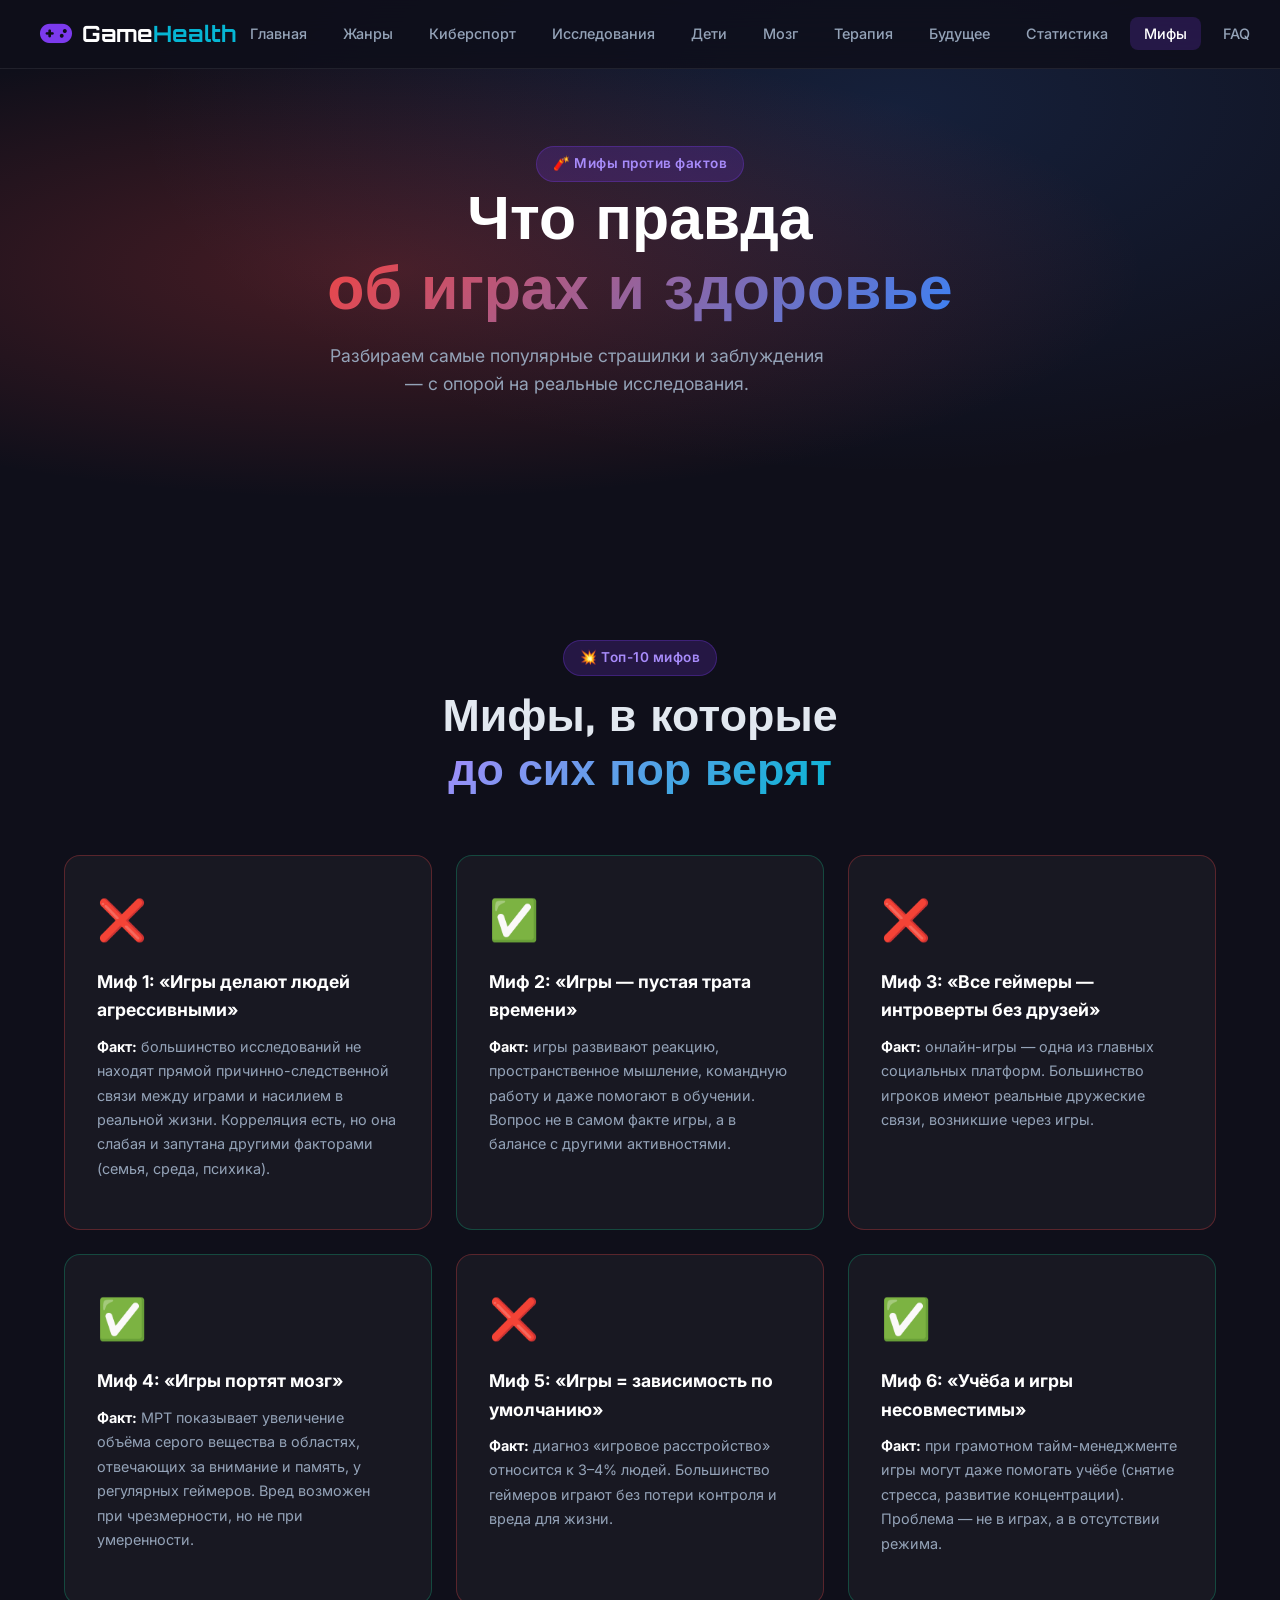
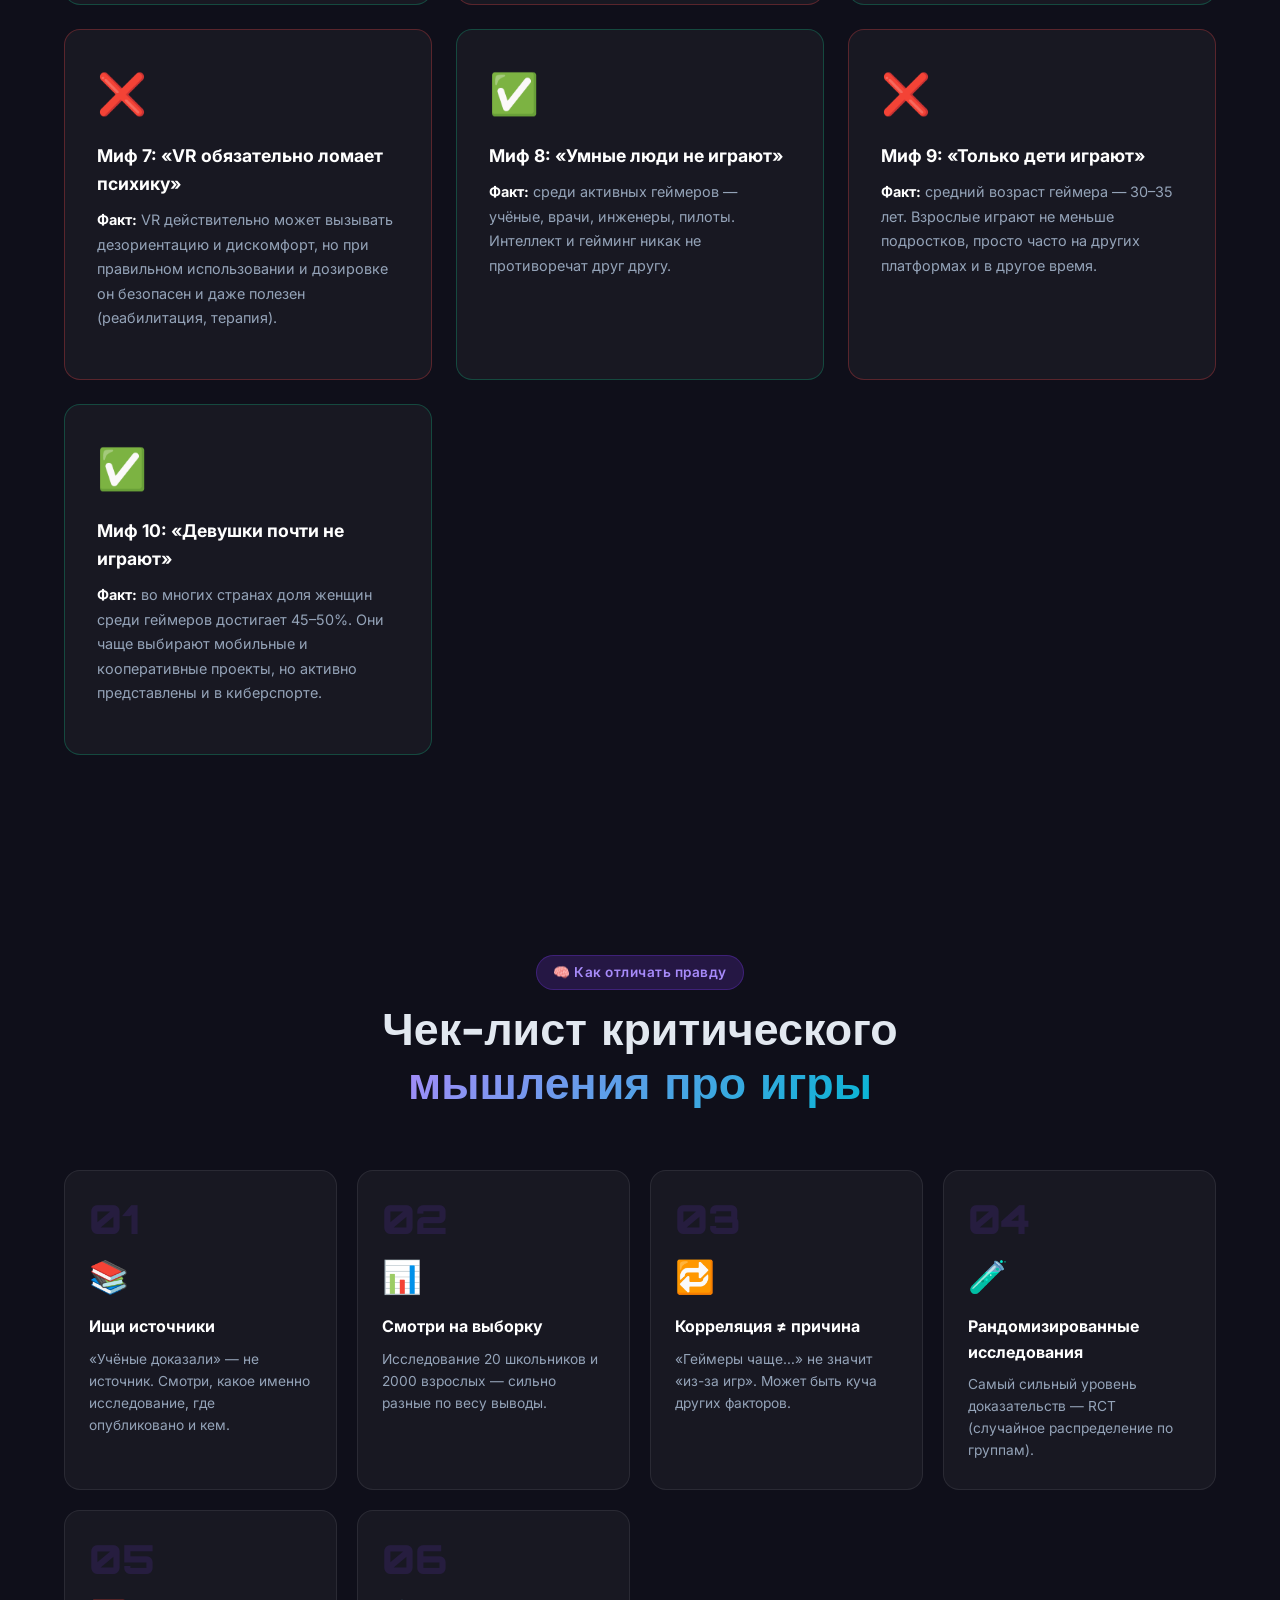
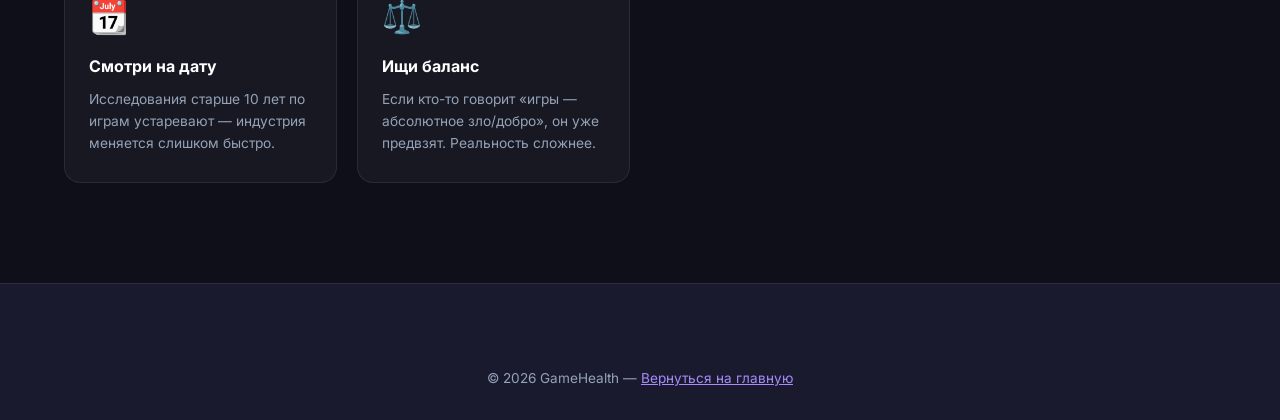
<file: myths.html>
<!DOCTYPE html>
<html lang="ru">
<head>
  <meta charset="UTF-8" />
  <meta name="viewport" content="width=device-width, initial-scale=1.0" />
  <title>Мифы и факты — GameHealth</title>
  <link rel="stylesheet" href="css/style.css" />
  <link rel="stylesheet" href="css/pages.css" />
  <link href="https://fonts.googleapis.com/css2?family=Orbitron:wght@400;700;900&family=Inter:wght@300;400;600&display=swap" rel="stylesheet" />
  <link rel="stylesheet" href="https://cdnjs.cloudflare.com/ajax/libs/font-awesome/6.5.0/css/all.min.css" />
</head>
<body>

<nav class="navbar" id="navbar">
  <div class="nav-logo"><i class="fas fa-gamepad"></i><span>Game<span class="accent">Health</span></span></div>
  <ul class="nav-links">
    <li><a href="index.html">Главная</a></li>
    <li><a href="genres.html">Жанры</a></li>
    <li><a href="esports.html">Киберспорт</a></li>
    <li><a href="science.html">Исследования</a></li>
    <li><a href="children.html">Дети</a></li>
    <li><a href="research.html">Мозг</a></li>
    <li><a href="therapy.html">Терапия</a></li>
    <li><a href="future.html">Будущее</a></li>
    <li><a href="statistics.html">Статистика</a></li>
    <li><a href="myths.html" class="active">Мифы</a></li>
    <li><a href="faq.html">FAQ</a></li>
  </ul>
  <div class="burger" id="burger"><span></span><span></span><span></span></div>
</nav>

<section class="page-hero" style="background: radial-gradient(ellipse at 30% 50%, rgba(239,68,68,0.25),transparent 60%), radial-gradient(ellipse at 70% 20%, rgba(59,130,246,0.15),transparent 60%), #0f0f1a;">
  <div class="page-hero-content">
    <span class="section-tag">🧨 Мифы против фактов</span>
    <h1 class="hero-title">Что правда<br><span class="gradient-text" style="background:linear-gradient(135deg,#ef4444,#3b82f6);-webkit-background-clip:text;">об играх и здоровье</span></h1>
    <p class="hero-subtitle">Разбираем самые популярные страшилки и заблуждения — с опорой на реальные исследования.</p>
  </div>
</section>

<section class="effects-section">
  <div class="container">
    <div class="section-header">
      <span class="section-tag">💥 Топ-10 мифов</span>
      <h2>Мифы, в которые<br><span class="gradient-text">до сих пор верят</span></h2>
    </div>
    <div class="myths-grid big-grid">
      <div class="info-block" style="border-color:rgba(239,68,68,0.3)">
        <div class="info-block-icon">❌</div>
        <h3>Миф 1: «Игры делают людей агрессивными»</h3>
        <p><strong>Факт:</strong> большинство исследований не находят прямой причинно-следственной связи между играми и насилием в реальной жизни. Корреляция есть, но она слабая и запутана другими факторами (семья, среда, психика).</p>
      </div>
      <div class="info-block" style="border-color:rgba(16,185,129,0.3)">
        <div class="info-block-icon">✅</div>
        <h3>Миф 2: «Игры — пустая трата времени»</h3>
        <p><strong>Факт:</strong> игры развивают реакцию, пространственное мышление, командную работу и даже помогают в обучении. Вопрос не в самом факте игры, а в балансе с другими активностями.</p>
      </div>
      <div class="info-block" style="border-color:rgba(239,68,68,0.3)">
        <div class="info-block-icon">❌</div>
        <h3>Миф 3: «Все геймеры — интроверты без друзей»</h3>
        <p><strong>Факт:</strong> онлайн-игры — одна из главных социальных платформ. Большинство игроков имеют реальные дружеские связи, возникшие через игры.</p>
      </div>
      <div class="info-block" style="border-color:rgba(16,185,129,0.3)">
        <div class="info-block-icon">✅</div>
        <h3>Миф 4: «Игры портят мозг»</h3>
        <p><strong>Факт:</strong> МРТ показывает увеличение объёма серого вещества в областях, отвечающих за внимание и память, у регулярных геймеров. Вред возможен при чрезмерности, но не при умеренности.</p>
      </div>
      <div class="info-block" style="border-color:rgba(239,68,68,0.3)">
        <div class="info-block-icon">❌</div>
        <h3>Миф 5: «Игры = зависимость по умолчанию»</h3>
        <p><strong>Факт:</strong> диагноз «игровое расстройство» относится к 3–4% людей. Большинство геймеров играют без потери контроля и вреда для жизни.</p>
      </div>
      <div class="info-block" style="border-color:rgba(16,185,129,0.3)">
        <div class="info-block-icon">✅</div>
        <h3>Миф 6: «Учёба и игры несовместимы»</h3>
        <p><strong>Факт:</strong> при грамотном тайм-менеджменте игры могут даже помогать учёбе (снятие стресса, развитие концентрации). Проблема — не в играх, а в отсутствии режима.</p>
      </div>
      <div class="info-block" style="border-color:rgba(239,68,68,0.3)">
        <div class="info-block-icon">❌</div>
        <h3>Миф 7: «VR обязательно ломает психику»</h3>
        <p><strong>Факт:</strong> VR действительно может вызывать дезориентацию и дискомфорт, но при правильном использовании и дозировке он безопасен и даже полезен (реабилитация, терапия).</p>
      </div>
      <div class="info-block" style="border-color:rgba(16,185,129,0.3)">
        <div class="info-block-icon">✅</div>
        <h3>Миф 8: «Умные люди не играют»</h3>
        <p><strong>Факт:</strong> среди активных геймеров — учёные, врачи, инженеры, пилоты. Интеллект и гейминг никак не противоречат друг другу.</p>
      </div>
      <div class="info-block" style="border-color:rgba(239,68,68,0.3)">
        <div class="info-block-icon">❌</div>
        <h3>Миф 9: «Только дети играют»</h3>
        <p><strong>Факт:</strong> средний возраст геймера — 30–35 лет. Взрослые играют не меньше подростков, просто часто на других платформах и в другое время.</p>
      </div>
      <div class="info-block" style="border-color:rgba(16,185,129,0.3)">
        <div class="info-block-icon">✅</div>
        <h3>Миф 10: «Девушки почти не играют»</h3>
        <p><strong>Факт:</strong> во многих странах доля женщин среди геймеров достигает 45–50%. Они чаще выбирают мобильные и кооперативные проекты, но активно представлены и в киберспорте.</p>
      </div>
    </div>
  </div>
</section>

<section class="tips-section">
  <div class="container">
    <div class="section-header">
      <span class="section-tag">🧠 Как отличать правду</span>
      <h2>Чек-лист критического<br><span class="gradient-text">мышления про игры</span></h2>
    </div>
    <div class="tips-grid">
      <div class="tip-card"><div class="tip-number">01</div><div class="tip-icon">📚</div><h3>Ищи источники</h3><p>«Учёные доказали» — не источник. Смотри, какое именно исследование, где опубликовано и кем.</p></div>
      <div class="tip-card"><div class="tip-number">02</div><div class="tip-icon">📊</div><h3>Смотри на выборку</h3><p>Исследование 20 школьников и 2000 взрослых — сильно разные по весу выводы.</p></div>
      <div class="tip-card"><div class="tip-number">03</div><div class="tip-icon">🔁</div><h3>Корреляция ≠ причина</h3><p>«Геймеры чаще…» не значит «из-за игр». Может быть куча других факторов.</p></div>
      <div class="tip-card"><div class="tip-number">04</div><div class="tip-icon">🧪</div><h3>Рандомизированные исследования</h3><p>Самый сильный уровень доказательств — RCT (случайное распределение по группам).</p></div>
      <div class="tip-card"><div class="tip-number">05</div><div class="tip-icon">📆</div><h3>Смотри на дату</h3><p>Исследования старше 10 лет по играм устаревают — индустрия меняется слишком быстро.</p></div>
      <div class="tip-card"><div class="tip-number">06</div><div class="tip-icon">⚖️</div><h3>Ищи баланс</h3><p>Если кто-то говорит «игры — абсолютное зло/добро», он уже предвзят. Реальность сложнее.</p></div>
    </div>
  </div>
</section>

<footer class="footer"><div class="container"><div class="footer-bottom" style="border-top:none;"><p>© 2026 GameHealth — <a href="index.html" style="color:var(--primary-light)">Вернуться на главную</a></p></div></div></footer>
<script src="js/main.js"></script>
</body>
</html>
</file>
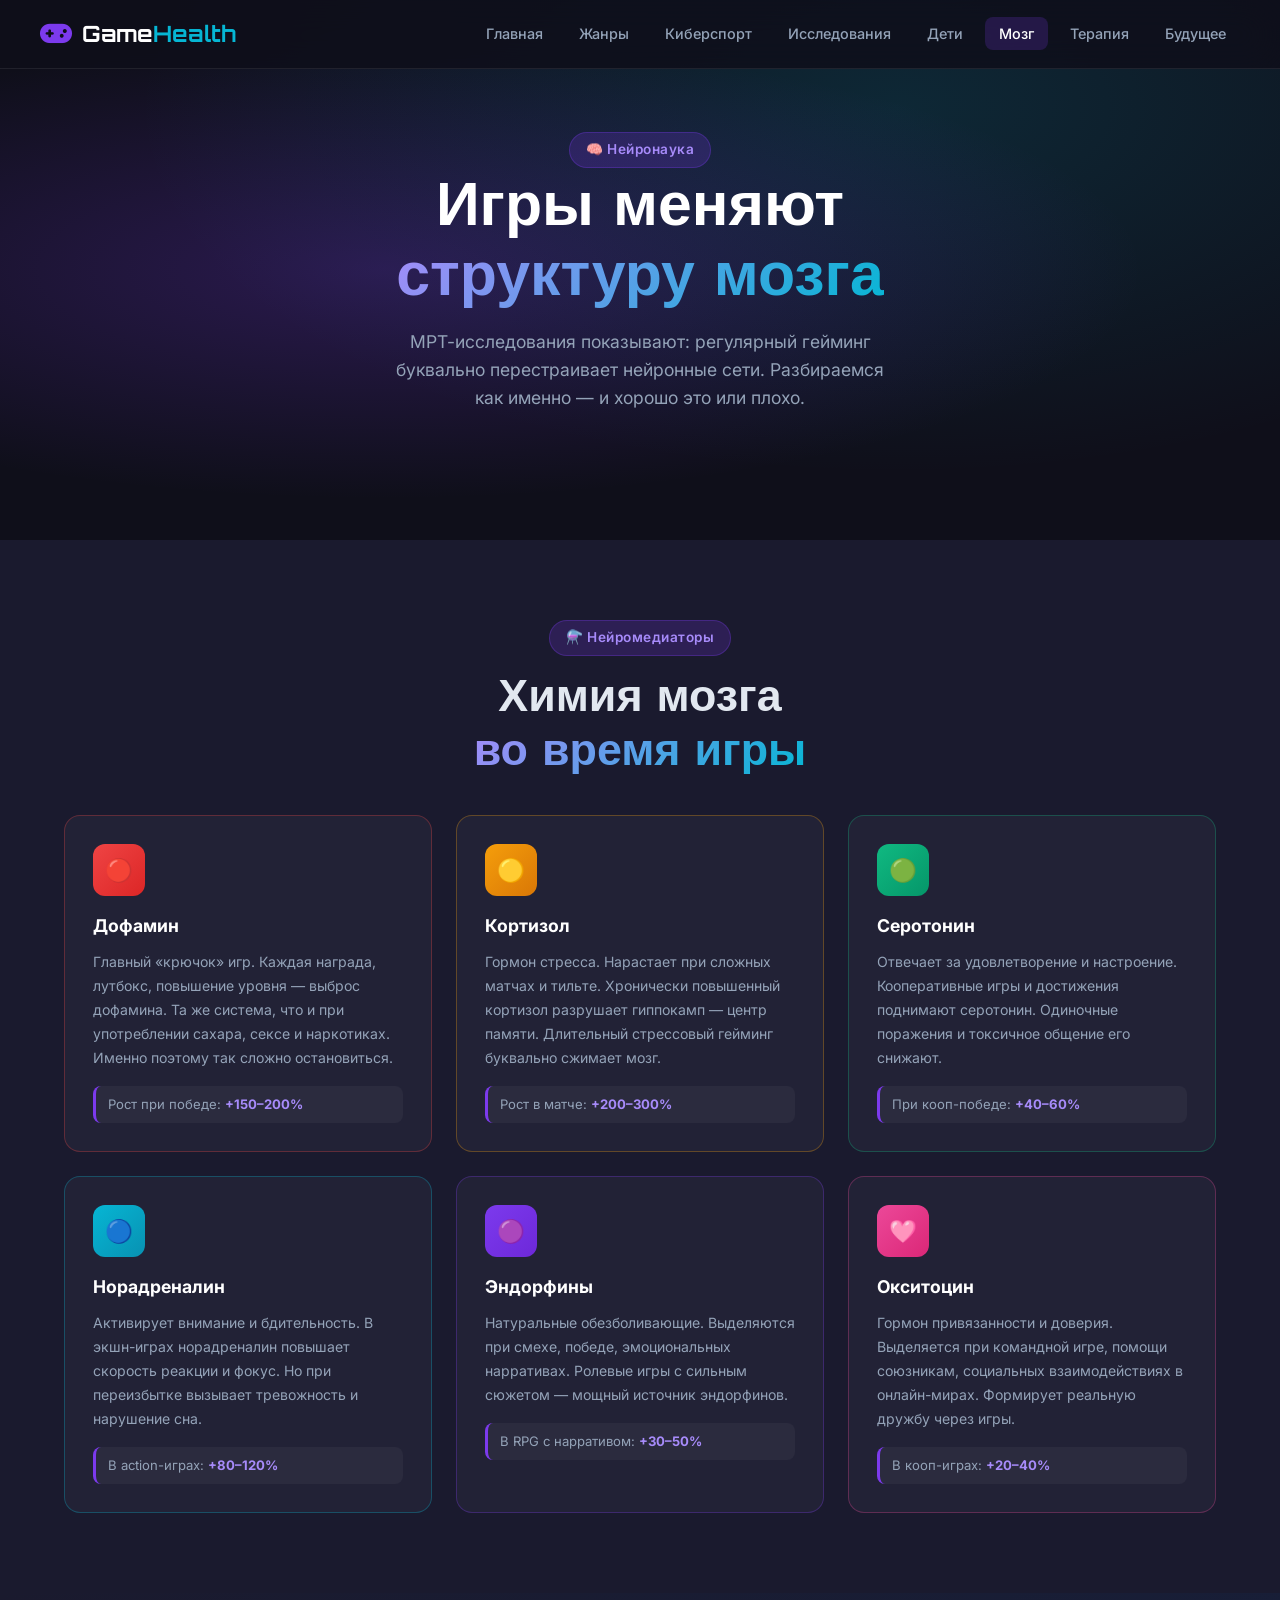
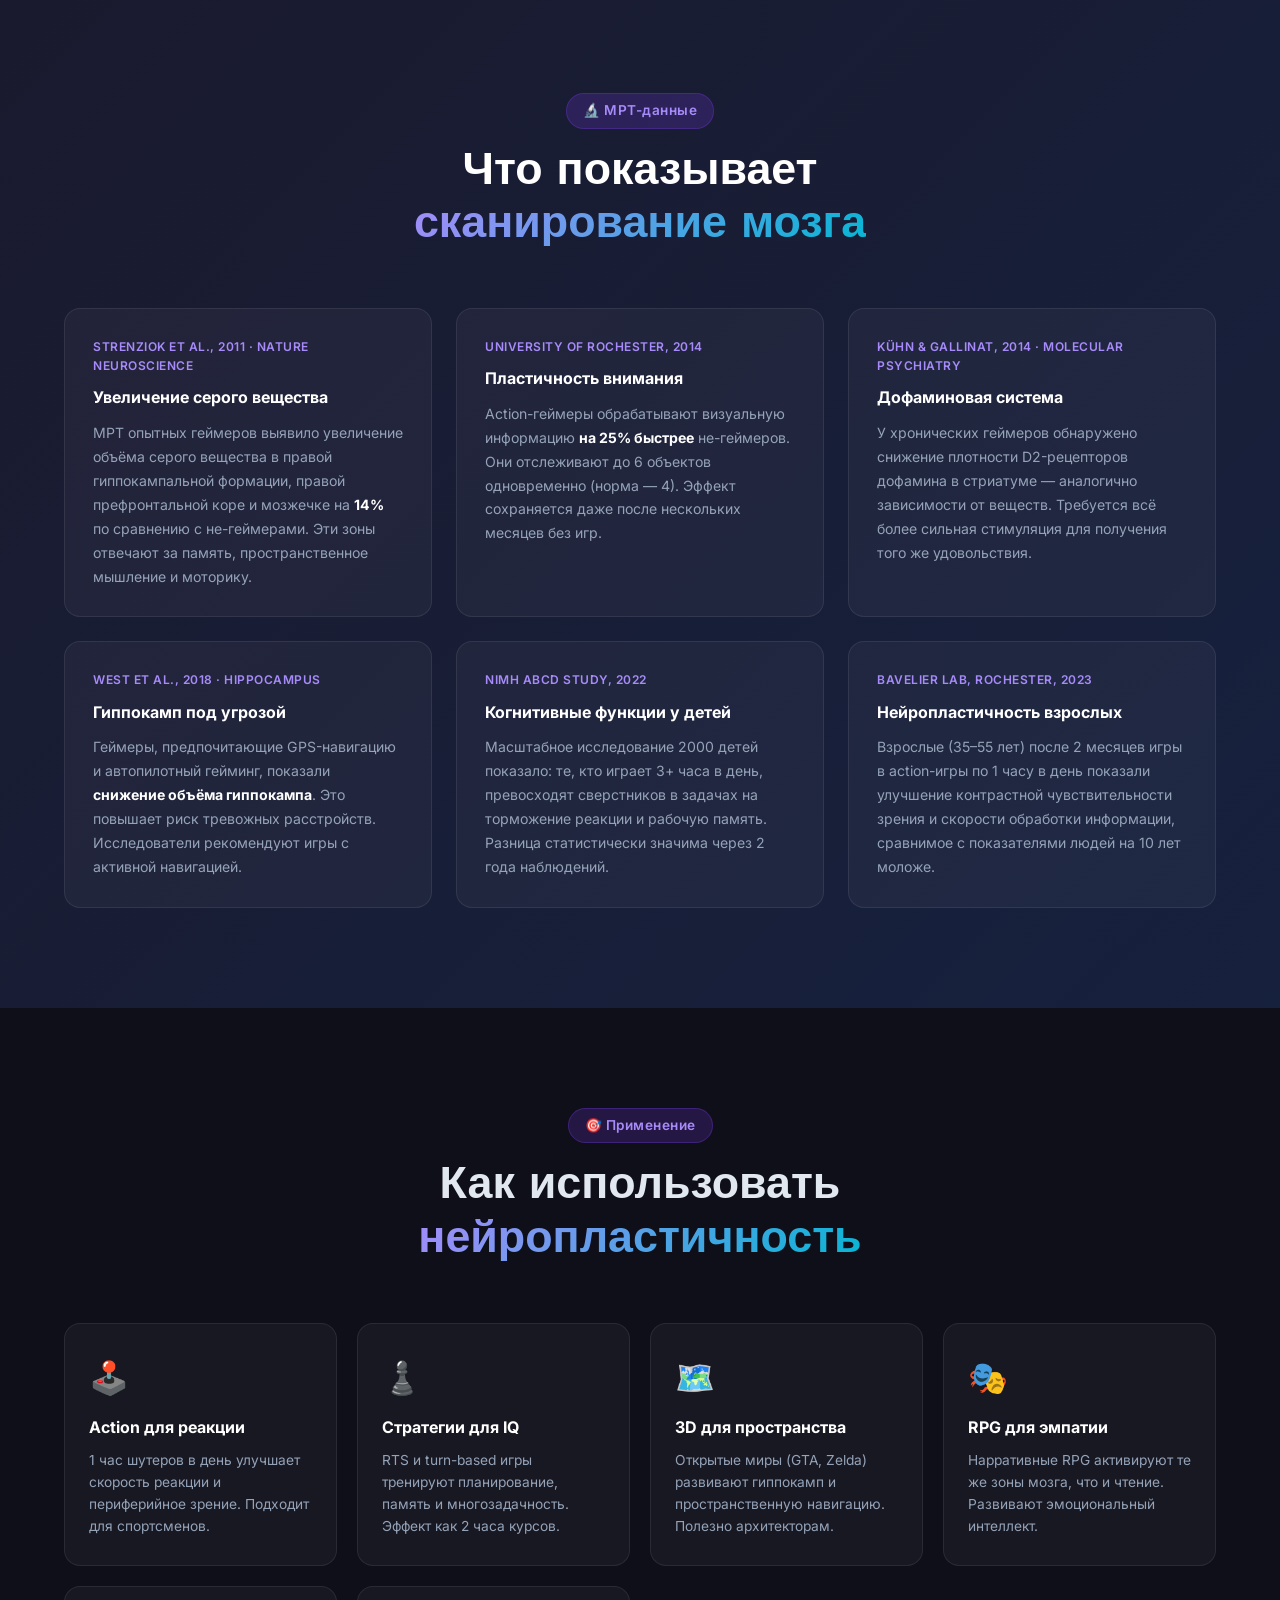
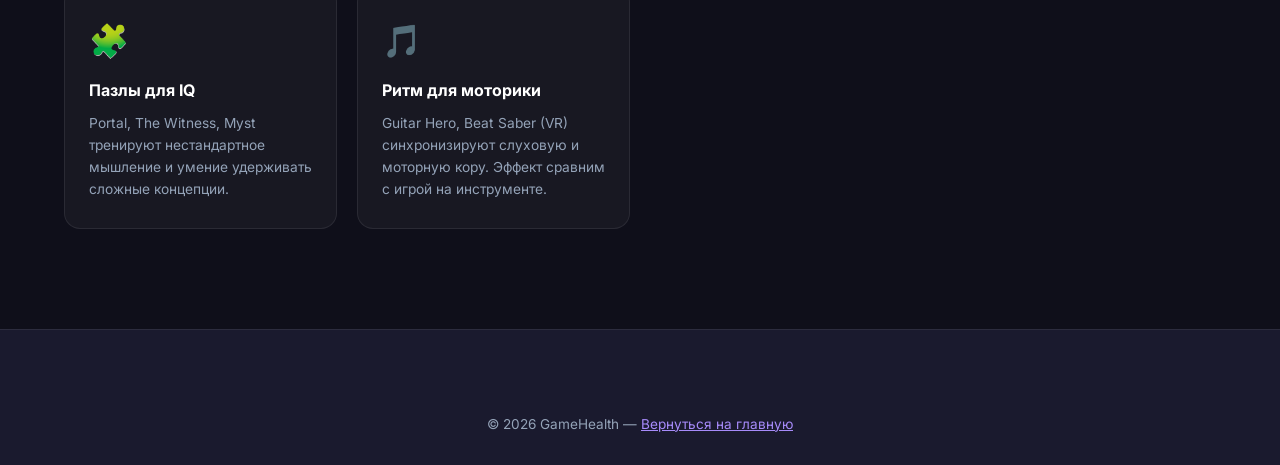
<file: research.html>
<!DOCTYPE html>
<html lang="ru">
<head>
  <meta charset="UTF-8" />
  <meta name="viewport" content="width=device-width, initial-scale=1.0" />
  <title>Нейронаука — GameHealth</title>
  <link rel="stylesheet" href="css/style.css" />
  <link rel="stylesheet" href="css/pages.css" />
  <link href="https://fonts.googleapis.com/css2?family=Orbitron:wght@400;700;900&family=Inter:wght@300;400;600&display=swap" rel="stylesheet" />
  <link rel="stylesheet" href="https://cdnjs.cloudflare.com/ajax/libs/font-awesome/6.5.0/css/all.min.css" />
</head>
<body>

<nav class="navbar" id="navbar">
  <div class="nav-logo"><i class="fas fa-gamepad"></i><span>Game<span class="accent">Health</span></span></div>
  <ul class="nav-links">
    <li><a href="index.html">Главная</a></li>
    <li><a href="genres.html">Жанры</a></li>
    <li><a href="esports.html">Киберспорт</a></li>
    <li><a href="science.html">Исследования</a></li>
    <li><a href="children.html">Дети</a></li>
    <li><a href="research.html" class="active">Мозг</a></li>
    <li><a href="therapy.html">Терапия</a></li>
    <li><a href="future.html">Будущее</a></li>
  </ul>
  <div class="burger" id="burger"><span></span><span></span><span></span></div>
</nav>

<section class="page-hero" style="background: radial-gradient(ellipse at 30% 50%, rgba(124,58,237,0.25),transparent 60%), radial-gradient(ellipse at 70% 20%, rgba(6,182,212,0.15),transparent 60%), #0f0f1a;">
  <div class="page-hero-content">
    <span class="section-tag">🧠 Нейронаука</span>
    <h1 class="hero-title">Игры меняют<br><span class="gradient-text">структуру мозга</span></h1>
    <p class="hero-subtitle">МРТ-исследования показывают: регулярный гейминг буквально перестраивает нейронные сети. Разбираемся как именно — и хорошо это или плохо.</p>
  </div>
</section>

<!-- NEUROTRANSMITTERS -->
<section class="stats-banner">
  <div class="container">
    <div class="section-header" style="margin-bottom:40px">
      <span class="section-tag">⚗️ Нейромедиаторы</span>
      <h2>Химия мозга<br><span class="gradient-text">во время игры</span></h2>
    </div>
    <div class="neuro-grid">
      <div class="neuro-card" style="border-color:rgba(239,68,68,0.3)">
        <div class="neuro-icon" style="background:linear-gradient(135deg,#ef4444,#dc2626)">🔴</div>
        <h3>Дофамин</h3>
        <p>Главный «крючок» игр. Каждая награда, лутбокс, повышение уровня — выброс дофамина. Та же система, что и при употреблении сахара, сексе и наркотиках. Именно поэтому так сложно остановиться.</p>
        <div class="neuro-stat">Рост при победе: <strong>+150–200%</strong></div>
      </div>
      <div class="neuro-card" style="border-color:rgba(245,158,11,0.3)">
        <div class="neuro-icon" style="background:linear-gradient(135deg,#f59e0b,#d97706)">🟡</div>
        <h3>Кортизол</h3>
        <p>Гормон стресса. Нарастает при сложных матчах и тильте. Хронически повышенный кортизол разрушает гиппокамп — центр памяти. Длительный стрессовый гейминг буквально сжимает мозг.</p>
        <div class="neuro-stat">Рост в матче: <strong>+200–300%</strong></div>
      </div>
      <div class="neuro-card" style="border-color:rgba(16,185,129,0.3)">
        <div class="neuro-icon" style="background:linear-gradient(135deg,#10b981,#059669)">🟢</div>
        <h3>Серотонин</h3>
        <p>Отвечает за удовлетворение и настроение. Кооперативные игры и достижения поднимают серотонин. Одиночные поражения и токсичное общение его снижают.</p>
        <div class="neuro-stat">При кооп-победе: <strong>+40–60%</strong></div>
      </div>
      <div class="neuro-card" style="border-color:rgba(6,182,212,0.3)">
        <div class="neuro-icon" style="background:linear-gradient(135deg,#06b6d4,#0891b2)">🔵</div>
        <h3>Норадреналин</h3>
        <p>Активирует внимание и бдительность. В экшн-играх норадреналин повышает скорость реакции и фокус. Но при переизбытке вызывает тревожность и нарушение сна.</p>
        <div class="neuro-stat">В action-играх: <strong>+80–120%</strong></div>
      </div>
      <div class="neuro-card" style="border-color:rgba(124,58,237,0.3)">
        <div class="neuro-icon" style="background:linear-gradient(135deg,#7c3aed,#6d28d9)">🟣</div>
        <h3>Эндорфины</h3>
        <p>Натуральные обезболивающие. Выделяются при смехе, победе, эмоциональных нарративах. Ролевые игры с сильным сюжетом — мощный источник эндорфинов.</p>
        <div class="neuro-stat">В RPG с нарративом: <strong>+30–50%</strong></div>
      </div>
      <div class="neuro-card" style="border-color:rgba(236,72,153,0.3)">
        <div class="neuro-icon" style="background:linear-gradient(135deg,#ec4899,#db2777)">🩷</div>
        <h3>Окситоцин</h3>
        <p>Гормон привязанности и доверия. Выделяется при командной игре, помощи союзникам, социальных взаимодействиях в онлайн-мирах. Формирует реальную дружбу через игры.</p>
        <div class="neuro-stat">В кооп-играх: <strong>+20–40%</strong></div>
      </div>
    </div>
  </div>
</section>

<!-- MRI FINDINGS -->
<section class="brain-section">
  <div class="container">
    <div class="section-header light">
      <span class="section-tag">🔬 МРТ-данные</span>
      <h2>Что показывает<br><span class="gradient-text">сканирование мозга</span></h2>
    </div>
    <div class="research-cards">
      <div class="research-card">
        <div class="research-meta">Strenziok et al., 2011 · Nature Neuroscience</div>
        <h3>Увеличение серого вещества</h3>
        <p>МРТ опытных геймеров выявило увеличение объёма серого вещества в правой гиппокампальной формации, правой префронтальной коре и мозжечке на <strong>14%</strong> по сравнению с не-геймерами. Эти зоны отвечают за память, пространственное мышление и моторику.</p>
      </div>
      <div class="research-card">
        <div class="research-meta">University of Rochester, 2014</div>
        <h3>Пластичность внимания</h3>
        <p>Action-геймеры обрабатывают визуальную информацию <strong>на 25% быстрее</strong> не-геймеров. Они отслеживают до 6 объектов одновременно (норма — 4). Эффект сохраняется даже после нескольких месяцев без игр.</p>
      </div>
      <div class="research-card">
        <div class="research-meta">Kühn & Gallinat, 2014 · Molecular Psychiatry</div>
        <h3>Дофаминовая система</h3>
        <p>У хронических геймеров обнаружено снижение плотности D2-рецепторов дофамина в стриатуме — аналогично зависимости от веществ. Требуется всё более сильная стимуляция для получения того же удовольствия.</p>
      </div>
      <div class="research-card">
        <div class="research-meta">West et al., 2018 · Hippocampus</div>
        <h3>Гиппокамп под угрозой</h3>
        <p>Геймеры, предпочитающие GPS-навигацию и автопилотный гейминг, показали <strong>снижение объёма гиппокампа</strong>. Это повышает риск тревожных расстройств. Исследователи рекомендуют игры с активной навигацией.</p>
      </div>
      <div class="research-card">
        <div class="research-meta">NIMH ABCD Study, 2022</div>
        <h3>Когнитивные функции у детей</h3>
        <p>Масштабное исследование 2000 детей показало: те, кто играет 3+ часа в день, превосходят сверстников в задачах на торможение реакции и рабочую память. Разница статистически значима через 2 года наблюдений.</p>
      </div>
      <div class="research-card">
        <div class="research-meta">Bavelier Lab, Rochester, 2023</div>
        <h3>Нейропластичность взрослых</h3>
        <p>Взрослые (35–55 лет) после 2 месяцев игры в action-игры по 1 часу в день показали улучшение контрастной чувствительности зрения и скорости обработки информации, сравнимое с показателями людей на 10 лет моложе.</p>
      </div>
    </div>
  </div>
</section>

<!-- NEUROPLASTICITY TIPS -->
<section class="tips-section">
  <div class="container">
    <div class="section-header">
      <span class="section-tag">🎯 Применение</span>
      <h2>Как использовать<br><span class="gradient-text">нейропластичность</span></h2>
    </div>
    <div class="tips-grid">
      <div class="tip-card"><div class="tip-icon">🕹️</div><h3>Action для реакции</h3><p>1 час шутеров в день улучшает скорость реакции и периферийное зрение. Подходит для спортсменов.</p></div>
      <div class="tip-card"><div class="tip-icon">♟️</div><h3>Стратегии для IQ</h3><p>RTS и turn-based игры тренируют планирование, память и многозадачность. Эффект как 2 часа курсов.</p></div>
      <div class="tip-card"><div class="tip-icon">🗺️</div><h3>3D для пространства</h3><p>Открытые миры (GTA, Zelda) развивают гиппокамп и пространственную навигацию. Полезно архитекторам.</p></div>
      <div class="tip-card"><div class="tip-icon">🎭</div><h3>RPG для эмпатии</h3><p>Нарративные RPG активируют те же зоны мозга, что и чтение. Развивают эмоциональный интеллект.</p></div>
      <div class="tip-card"><div class="tip-icon">🧩</div><h3>Пазлы для IQ</h3><p>Portal, The Witness, Myst тренируют нестандартное мышление и умение удерживать сложные концепции.</p></div>
      <div class="tip-card"><div class="tip-icon">🎵</div><h3>Ритм для моторики</h3><p>Guitar Hero, Beat Saber (VR) синхронизируют слуховую и моторную кору. Эффект сравним с игрой на инструменте.</p></div>
    </div>
  </div>
</section>

<footer class="footer"><div class="container"><div class="footer-bottom" style="border-top:none;"><p>© 2026 GameHealth — <a href="index.html" style="color:var(--primary-light)">Вернуться на главную</a></p></div></div></footer>
<script src="js/main.js"></script>
</body>
</html>
</file>
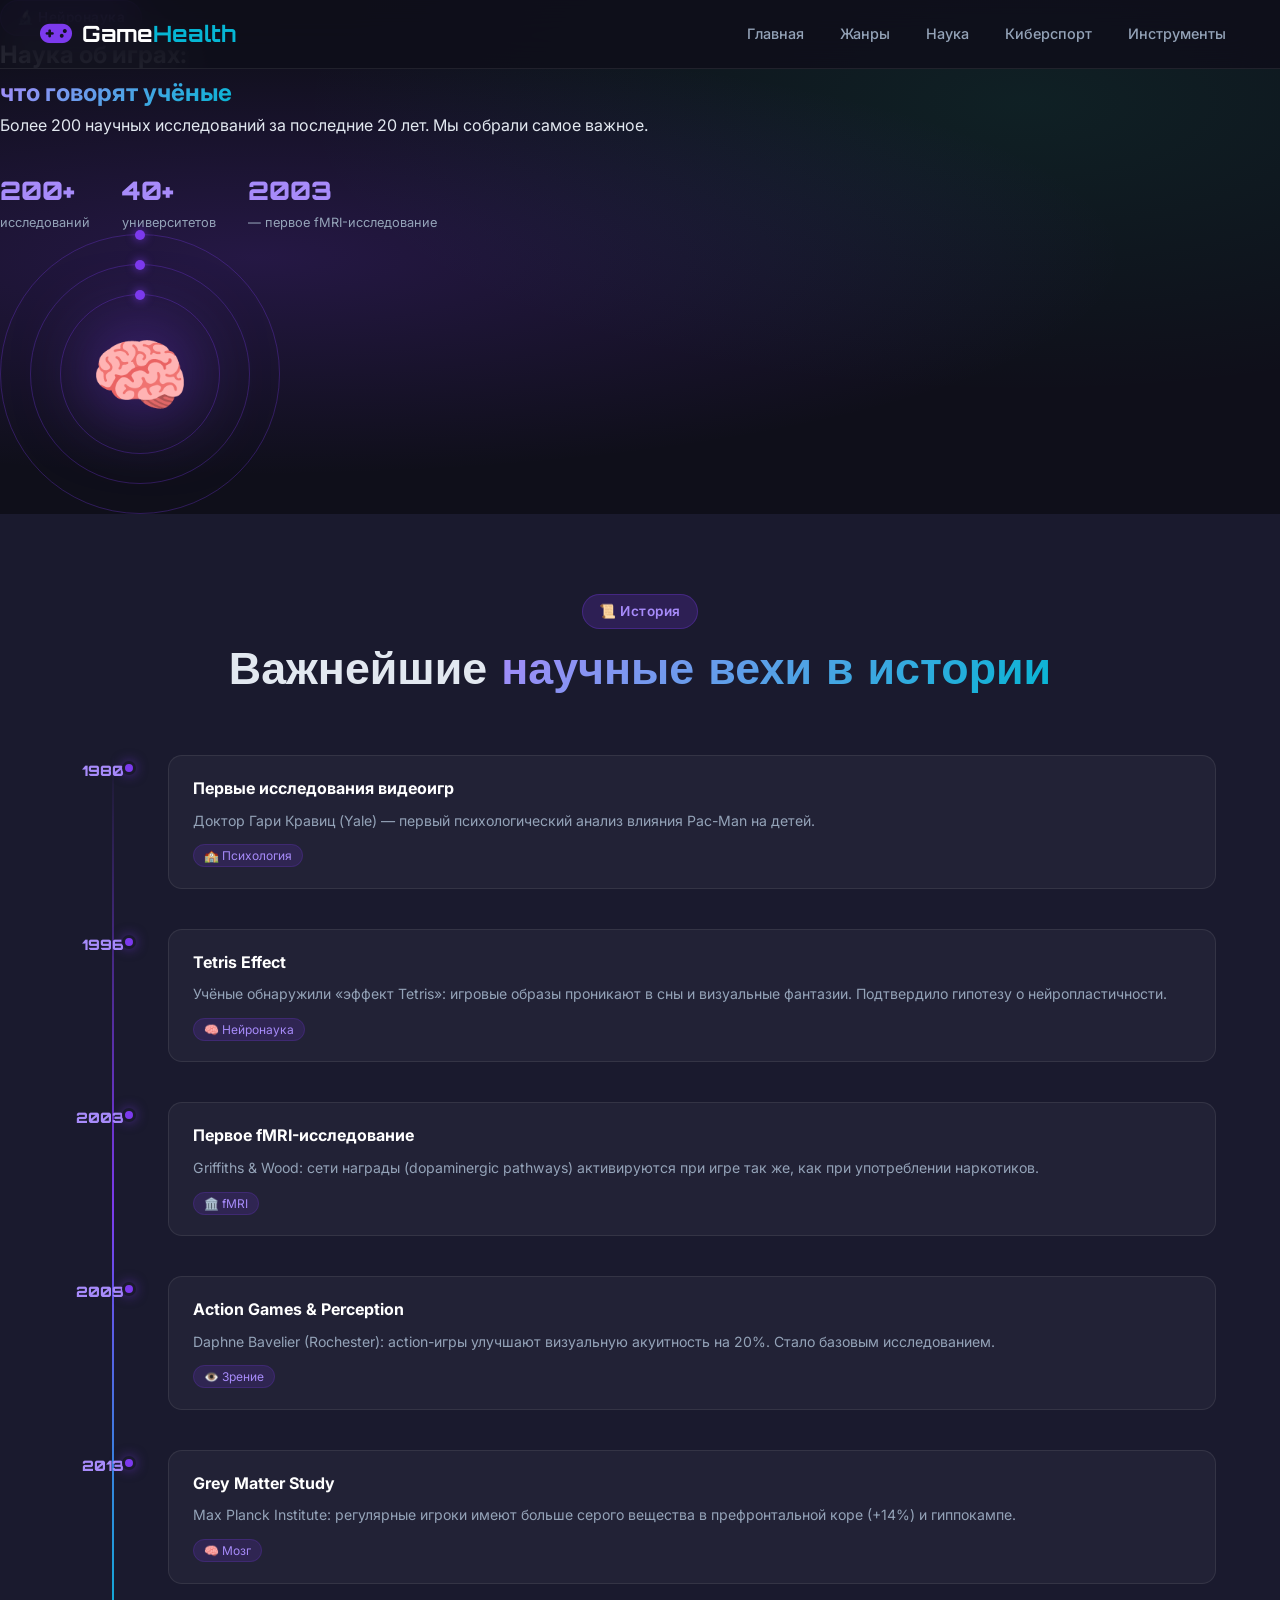
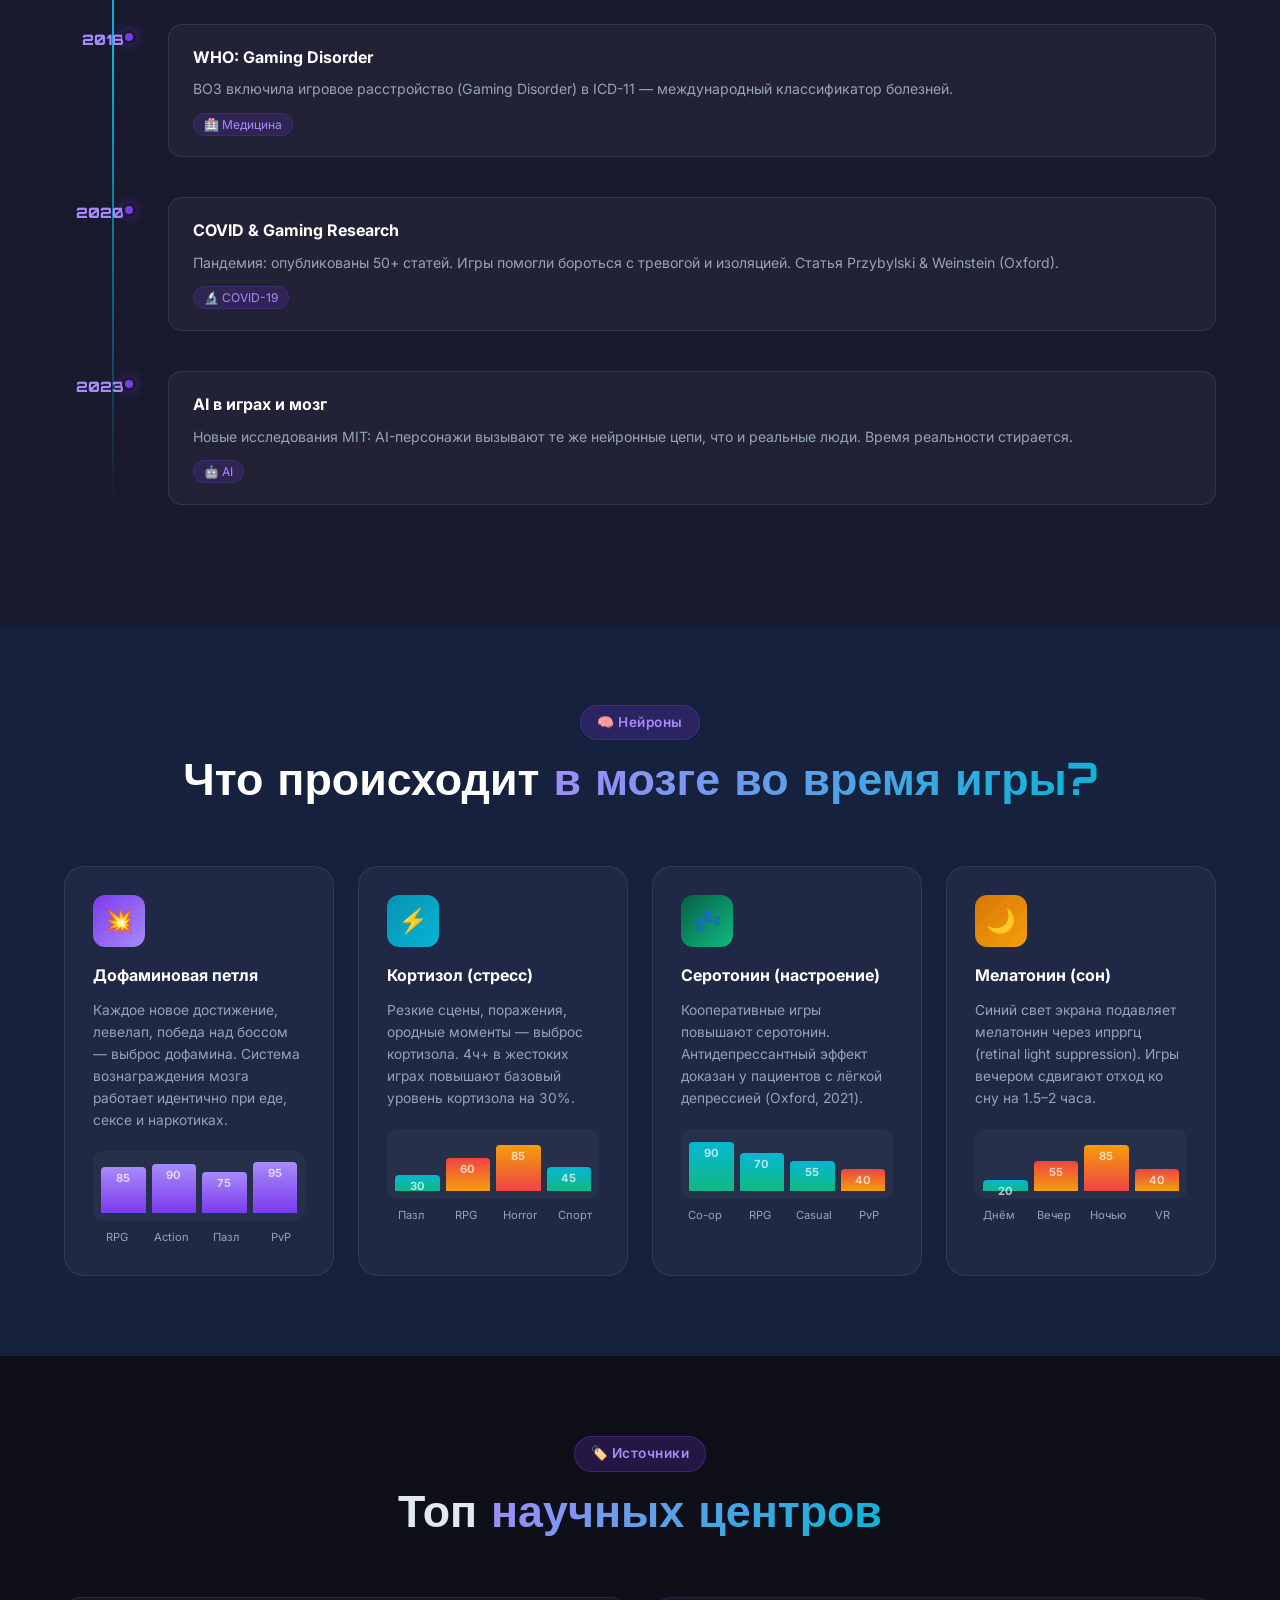
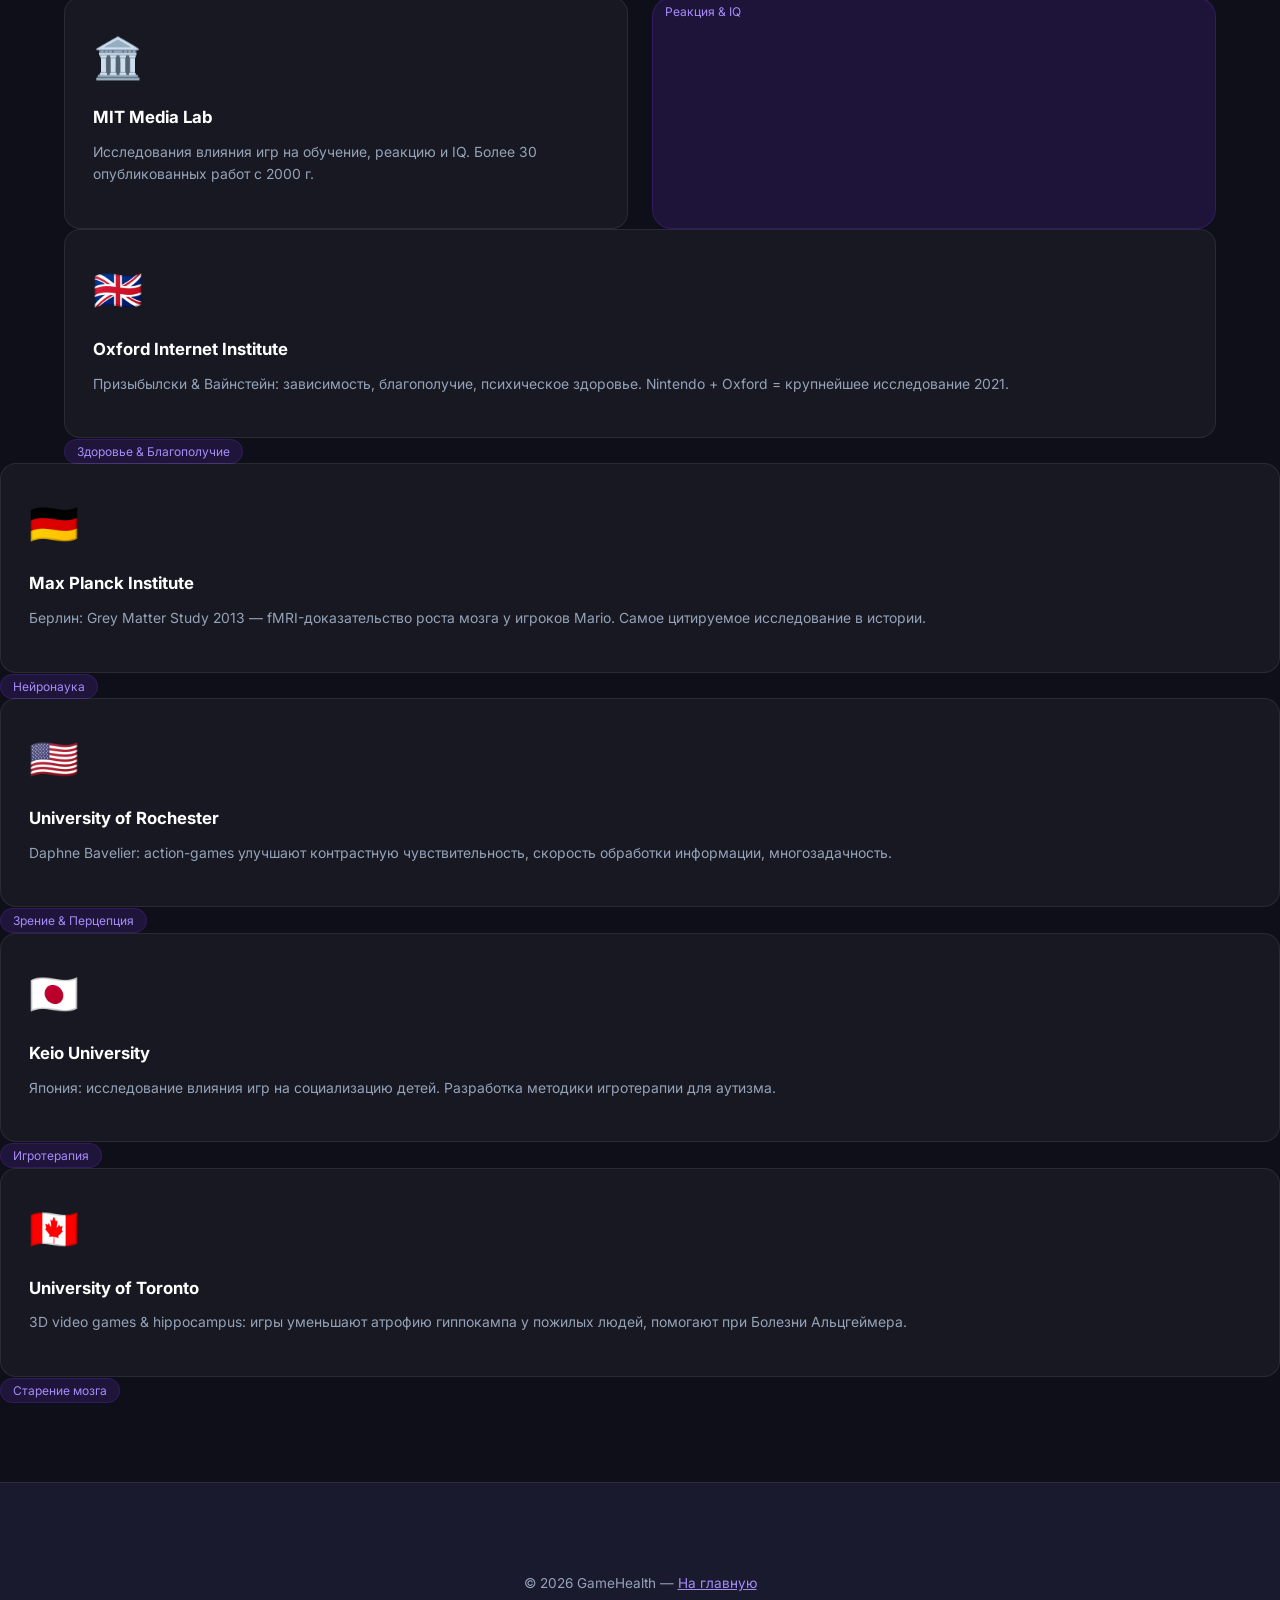
<file: science.html>
<!DOCTYPE html>
<html lang="ru">
<head>
  <meta charset="UTF-8" />
  <meta name="viewport" content="width=device-width, initial-scale=1.0" />
  <title>GameHealth — Наука об играх</title>
  <link rel="stylesheet" href="css/style.css" />
  <link rel="stylesheet" href="css/science.css" />
  <link href="https://fonts.googleapis.com/css2?family=Orbitron:wght@400;700;900&family=Inter:wght@300;400;600&display=swap" rel="stylesheet" />
  <link rel="stylesheet" href="https://cdnjs.cloudflare.com/ajax/libs/font-awesome/6.5.0/css/all.min.css" />
</head>
<body>

<nav class="navbar" id="navbar">
  <div class="nav-logo">
    <a href="index.html" style="display:flex;align-items:center;gap:10px;text-decoration:none;color:inherit">
      <i class="fas fa-gamepad"></i><span>Game<span class="accent">Health</span></span>
    </a>
  </div>
  <ul class="nav-links">
    <li><a href="index.html">Главная</a></li>
    <li><a href="genres.html">Жанры</a></li>
    <li><a href="science.html" class="active-link">Наука</a></li>
    <li><a href="esports.html">Киберспорт</a></li>
    <li><a href="tools.html">Инструменты</a></li>
  </ul>
  <div class="burger" id="burger"><span></span><span></span><span></span></div>
</nav>

<!-- HERO -->
<section class="page-hero science-hero">
  <div class="page-hero-content">
    <span class="section-tag">🔬 Нейронаука</span>
    <h1>Наука об играх:<br/><span class="gradient-text">что говорят учёные</span></h1>
    <p>Более 200 научных исследований за последние 20 лет. Мы собрали самое важное.</p>
    <div class="science-stats-row">
      <div class="sci-stat"><span class="sci-num">200+</span><span>исследований</span></div>
      <div class="sci-stat"><span class="sci-num">40+</span><span>университетов</span></div>
      <div class="sci-stat"><span class="sci-num">2003</span><span>— первое fMRI-исследование</span></div>
    </div>
  </div>
  <div class="science-brain-anim" id="brainAnim">
    <div class="brain-glow">🧠</div>
    <div class="orbit orbit1"><div class="orbit-dot"></div></div>
    <div class="orbit orbit2"><div class="orbit-dot"></div></div>
    <div class="orbit orbit3"><div class="orbit-dot"></div></div>
  </div>
</section>

<!-- TIMELINE RESEARCH -->
<section class="research-timeline-section">
  <div class="container">
    <div class="section-header">
      <span class="section-tag">📜 История</span>
      <h2>Важнейшие <span class="gradient-text">научные вехи в истории</span></h2>
    </div>
    <div class="rt-timeline">
      <div class="rt-item">
        <div class="rt-year">1980</div>
        <div class="rt-dot"></div>
        <div class="rt-content">
          <h3>Первые исследования видеоигр</h3>
          <p>Доктор Гари Кравиц (Yale) — первый психологический анализ влияния Pac-Man на детей.</p>
          <span class="rt-tag">🏫 Психология</span>
        </div>
      </div>
      <div class="rt-item">
        <div class="rt-year">1996</div>
        <div class="rt-dot"></div>
        <div class="rt-content">
          <h3>Tetris Effect</h3>
          <p>Учёные обнаружили «эффект Tetris»: игровые образы проникают в сны и визуальные фантазии. Подтвердило гипотезу о нейропластичности.</p>
          <span class="rt-tag">🧠 Нейронаука</span>
        </div>
      </div>
      <div class="rt-item">
        <div class="rt-year">2003</div>
        <div class="rt-dot"></div>
        <div class="rt-content">
          <h3>Первое fMRI-исследование</h3>
          <p>Griffiths & Wood: сети награды (dopaminergic pathways) активируются при игре так же, как при употреблении наркотиков.</p>
          <span class="rt-tag">🏛️ fMRI</span>
        </div>
      </div>
      <div class="rt-item">
        <div class="rt-year">2009</div>
        <div class="rt-dot"></div>
        <div class="rt-content">
          <h3>Action Games & Perception</h3>
          <p>Daphne Bavelier (Rochester): action-игры улучшают визуальную акуитность на 20%. Стало базовым исследованием.</p>
          <span class="rt-tag">👁️ Зрение</span>
        </div>
      </div>
      <div class="rt-item">
        <div class="rt-year">2013</div>
        <div class="rt-dot"></div>
        <div class="rt-content">
          <h3>Grey Matter Study</h3>
          <p>Max Planck Institute: регулярные игроки имеют больше серого вещества в префронтальной коре (+14%) и гиппокампе.</p>
          <span class="rt-tag">🧠 Мозг</span>
        </div>
      </div>
      <div class="rt-item">
        <div class="rt-year">2018</div>
        <div class="rt-dot"></div>
        <div class="rt-content">
          <h3>WHO: Gaming Disorder</h3>
          <p>ВОЗ включила игровое расстройство (Gaming Disorder) в ICD-11 — международный классификатор болезней.</p>
          <span class="rt-tag">🏥 Медицина</span>
        </div>
      </div>
      <div class="rt-item">
        <div class="rt-year">2020</div>
        <div class="rt-dot"></div>
        <div class="rt-content">
          <h3>COVID & Gaming Research</h3>
          <p>Пандемия: опубликованы 50+ статей. Игры помогли бороться с тревогой и изоляцией. Статья Przybylski & Weinstein (Oxford).</p>
          <span class="rt-tag">🔬 COVID-19</span>
        </div>
      </div>
      <div class="rt-item">
        <div class="rt-year">2023</div>
        <div class="rt-dot"></div>
        <div class="rt-content">
          <h3>AI в играх и мозг</h3>
          <p>Новые исследования MIT: AI-персонажи вызывают те же нейронные цепи, что и реальные люди. Время реальности стирается.</p>
          <span class="rt-tag">🤖 AI</span>
        </div>
      </div>
    </div>
  </div>
</section>

<!-- NEUROSCIENCE DEEP DIVE -->
<section class="neuro-section">
  <div class="container">
    <div class="section-header light">
      <span class="section-tag">🧠 Нейроны</span>
      <h2>Что происходит <span class="gradient-text">в мозге во время игры?</span></h2>
    </div>
    <div class="neuro-grid">
      <div class="neuro-card">
        <div class="neuro-icon" style="background:linear-gradient(135deg,#7c3aed,#a78bfa)">💥</div>
        <h3>Дофаминовая петля</h3>
        <p>Каждое новое достижение, левелап, победа над боссом — выброс дофамина. Система вознаграждения мозга работает идентично при еде, сексе и наркотиках.</p>
        <div class="neuro-chart">
          <div class="nc-bar" style="height:85%;background:linear-gradient(to top,#7c3aed,#a78bfa)"><span>85</span></div>
          <div class="nc-bar" style="height:90%;background:linear-gradient(to top,#7c3aed,#a78bfa)"><span>90</span></div>
          <div class="nc-bar" style="height:75%;background:linear-gradient(to top,#7c3aed,#a78bfa)"><span>75</span></div>
          <div class="nc-bar" style="height:95%;background:linear-gradient(to top,#7c3aed,#a78bfa)"><span>95</span></div>
        </div>
        <div class="nc-labels">
          <span>RPG</span><span>Action</span><span>Пазл</span><span>PvP</span>
        </div>
      </div>
      <div class="neuro-card">
        <div class="neuro-icon" style="background:linear-gradient(135deg,#0891b2,#06b6d4)">⚡</div>
        <h3>Кортизол (стресс)</h3>
        <p>Резкие сцены, поражения, ородные моменты — выброс кортизола. 4ч+ в жестоких играх повышают базовый уровень кортизола на 30%.</p>
        <div class="neuro-chart">
          <div class="nc-bar" style="height:30%;background:linear-gradient(to top,#10b981,#06b6d4)"><span>30</span></div>
          <div class="nc-bar" style="height:60%;background:linear-gradient(to top,#f59e0b,#ef4444)"><span>60</span></div>
          <div class="nc-bar" style="height:85%;background:linear-gradient(to top,#ef4444,#f59e0b)"><span>85</span></div>
          <div class="nc-bar" style="height:45%;background:linear-gradient(to top,#10b981,#06b6d4)"><span>45</span></div>
        </div>
        <div class="nc-labels">
          <span>Пазл</span><span>RPG</span><span>Horror</span><span>Спорт</span>
        </div>
      </div>
      <div class="neuro-card">
        <div class="neuro-icon" style="background:linear-gradient(135deg,#065f46,#10b981)">💤</div>
        <h3>Серотонин (настроение)</h3>
        <p>Кооперативные игры повышают серотонин. Антидепрессантный эффект доказан у пациентов с лёгкой депрессией (Oxford, 2021).</p>
        <div class="neuro-chart">
          <div class="nc-bar" style="height:90%;background:linear-gradient(to top,#10b981,#06b6d4)"><span>90</span></div>
          <div class="nc-bar" style="height:70%;background:linear-gradient(to top,#10b981,#06b6d4)"><span>70</span></div>
          <div class="nc-bar" style="height:55%;background:linear-gradient(to top,#10b981,#06b6d4)"><span>55</span></div>
          <div class="nc-bar" style="height:40%;background:linear-gradient(to top,#f59e0b,#ef4444)"><span>40</span></div>
        </div>
        <div class="nc-labels">
          <span>Co-op</span><span>RPG</span><span>Casual</span><span>PvP</span>
        </div>
      </div>
      <div class="neuro-card">
        <div class="neuro-icon" style="background:linear-gradient(135deg,#d97706,#f59e0b)">🌙</div>
        <h3>Мелатонин (сон)</h3>
        <p>Синий свет экрана подавляет мелатонин через ипрргц (retinal light suppression). Игры вечером сдвигают отход ко сну на 1.5–2 часа.</p>
        <div class="neuro-chart">
          <div class="nc-bar" style="height:20%;background:linear-gradient(to top,#10b981,#06b6d4)"><span>20</span></div>
          <div class="nc-bar" style="height:55%;background:linear-gradient(to top,#f59e0b,#ef4444)"><span>55</span></div>
          <div class="nc-bar" style="height:85%;background:linear-gradient(to top,#ef4444,#f59e0b)"><span>85</span></div>
          <div class="nc-bar" style="height:40%;background:linear-gradient(to top,#f59e0b,#ef4444)"><span>40</span></div>
        </div>
        <div class="nc-labels">
          <span>Днём</span><span>Вечер</span><span>Ночью</span><span>VR</span>
        </div>
      </div>
    </div>
  </div>
</section>

<!-- UNIVERSITIES -->
<section class="unis-section">
  <div class="container">
    <div class="section-header">
      <span class="section-tag">🏷️ Источники</span>
      <h2>Топ <span class="gradient-text">научных центров</span></h2>
    </div>
    <div class="unis-grid">
      <div class="uni-card">
        <div class="uni-logo">🏛️</div>
        <h3>MIT Media Lab</h3>
        <p>Исследования влияния игр на обучение, реакцию и IQ. Более 30 опубликованных работ с 2000 г.</div>
        <span class="uni-focus">Реакция & IQ</span>
      </div>
      <div class="uni-card">
        <div class="uni-logo">🇬🇧</div>
        <h3>Oxford Internet Institute</h3>
        <p>Призыбылски & Вайнстейн: зависимость, благополучие, психическое здоровье. Nintendo + Oxford = крупнейшее исследование 2021.</div>
        <span class="uni-focus">Здоровье & Благополучие</span>
      </div>
      <div class="uni-card">
        <div class="uni-logo">🇩🇪</div>
        <h3>Max Planck Institute</h3>
        <p>Берлин: Grey Matter Study 2013 — fMRI-доказательство роста мозга у игроков Mario. Самое цитируемое исследование в истории.</div>
        <span class="uni-focus">Нейронаука</span>
      </div>
      <div class="uni-card">
        <div class="uni-logo">🇺🇸</div>
        <h3>University of Rochester</h3>
        <p>Daphne Bavelier: action-games улучшают контрастную чувствительность, скорость обработки информации, многозадачность.</div>
        <span class="uni-focus">Зрение & Перцепция</span>
      </div>
      <div class="uni-card">
        <div class="uni-logo">🇯🇵</div>
        <h3>Keio University</h3>
        <p>Япония: исследование влияния игр на социализацию детей. Разработка методики игротерапии для аутизма.</div>
        <span class="uni-focus">Игротерапия</span>
      </div>
      <div class="uni-card">
        <div class="uni-logo">🇨🇦</div>
        <h3>University of Toronto</h3>
        <p>3D video games & hippocampus: игры уменьшают атрофию гиппокампа у пожилых людей, помогают при Болезни Альцгеймера.</div>
        <span class="uni-focus">Старение мозга</span>
      </div>
    </div>
  </div>
</section>

<footer class="footer">
  <div class="container">
    <div class="footer-bottom" style="border:none;padding:30px 0">
      <p>© 2026 GameHealth — <a href="index.html" style="color:var(--primary-light)">На главную</a></p>
    </div>
  </div>
</footer>

<script src="js/main.js"></script>
<script src="js/science.js"></script>
</body>
</html>
</file>
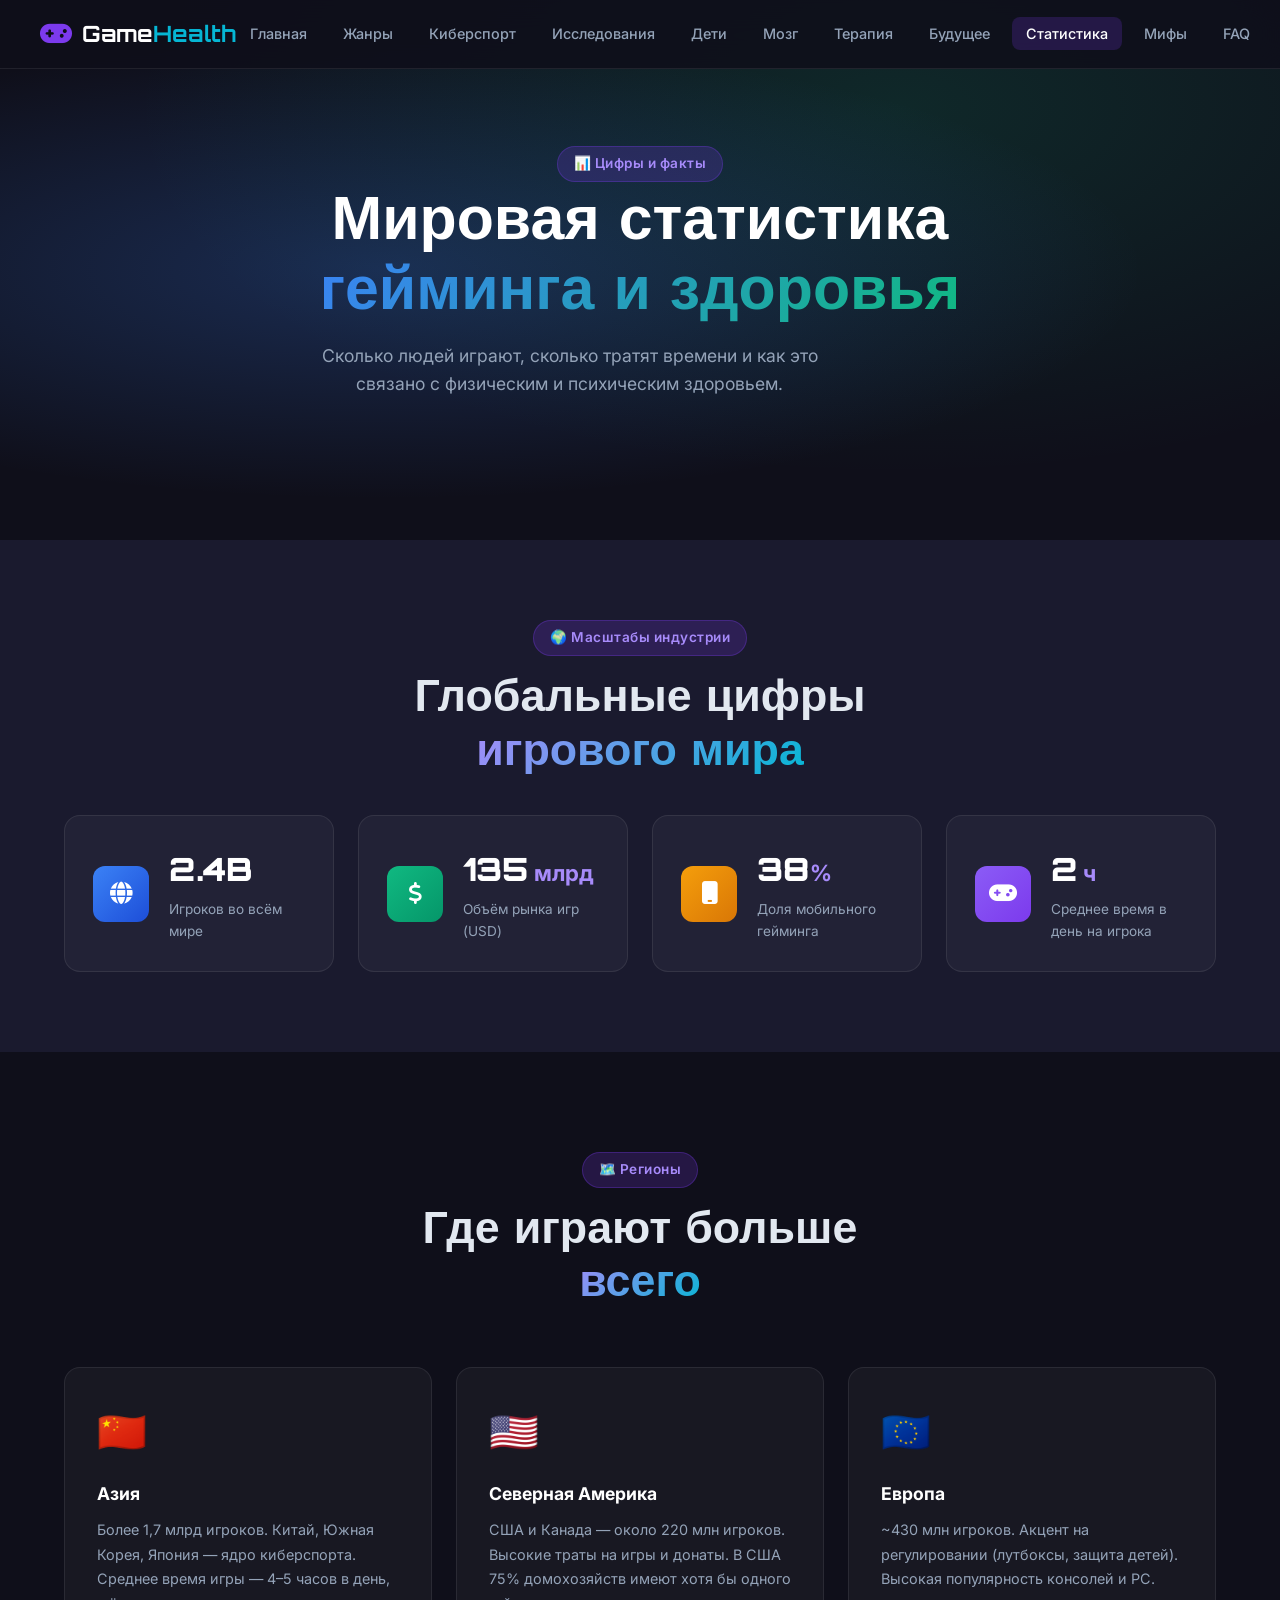
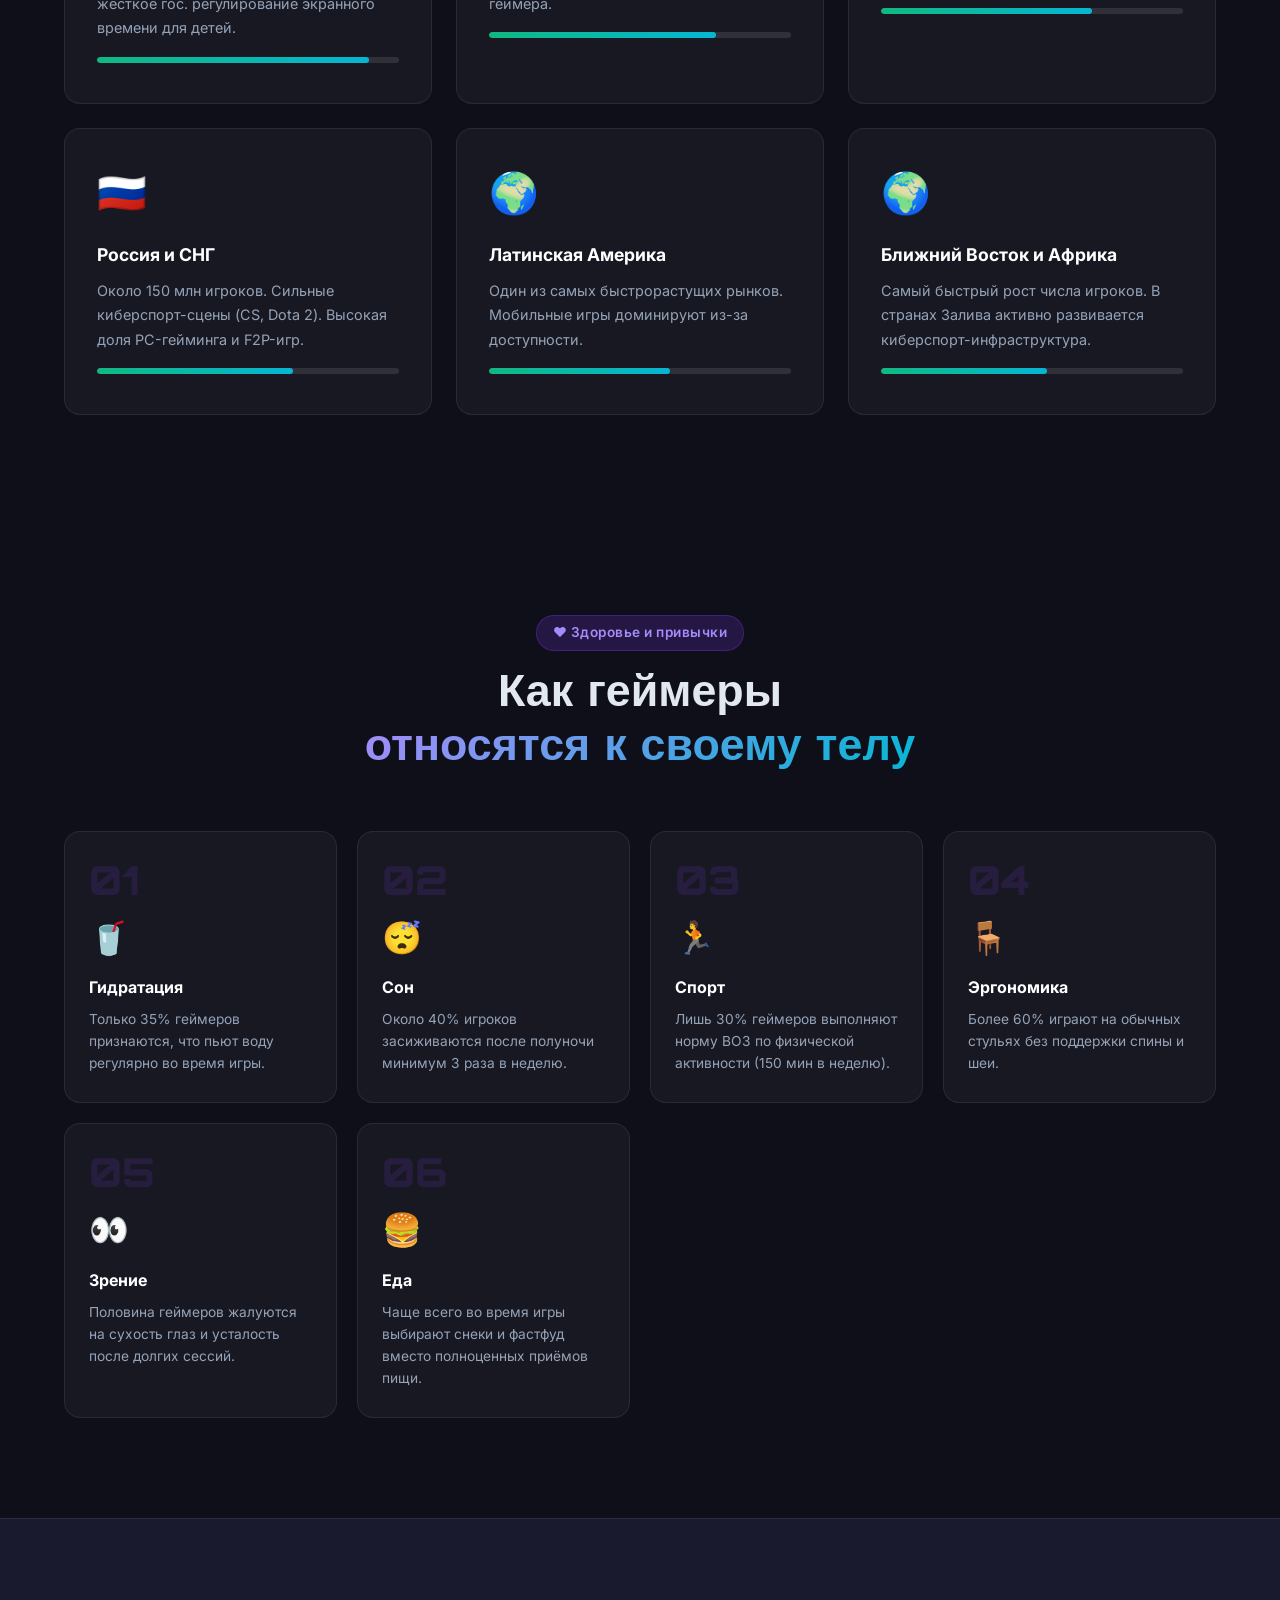
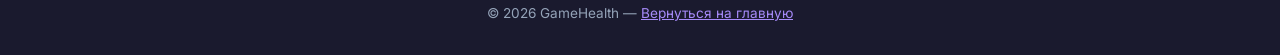
<file: statistics.html>
<!DOCTYPE html>
<html lang="ru">
<head>
  <meta charset="UTF-8" />
  <meta name="viewport" content="width=device-width, initial-scale=1.0" />
  <title>Статистика гейминга — GameHealth</title>
  <link rel="stylesheet" href="css/style.css" />
  <link rel="stylesheet" href="css/pages.css" />
  <link href="https://fonts.googleapis.com/css2?family=Orbitron:wght@400;700;900&family=Inter:wght@300;400;600&display=swap" rel="stylesheet" />
  <link rel="stylesheet" href="https://cdnjs.cloudflare.com/ajax/libs/font-awesome/6.5.0/css/all.min.css" />
</head>
<body>

<nav class="navbar" id="navbar">
  <div class="nav-logo"><i class="fas fa-gamepad"></i><span>Game<span class="accent">Health</span></span></div>
  <ul class="nav-links">
    <li><a href="index.html">Главная</a></li>
    <li><a href="genres.html">Жанры</a></li>
    <li><a href="esports.html">Киберспорт</a></li>
    <li><a href="science.html">Исследования</a></li>
    <li><a href="children.html">Дети</a></li>
    <li><a href="research.html">Мозг</a></li>
    <li><a href="therapy.html">Терапия</a></li>
    <li><a href="future.html">Будущее</a></li>
    <li><a href="statistics.html" class="active">Статистика</a></li>
    <li><a href="myths.html">Мифы</a></li>
    <li><a href="faq.html">FAQ</a></li>
  </ul>
  <div class="burger" id="burger"><span></span><span></span><span></span></div>
</nav>

<section class="page-hero" style="background: radial-gradient(ellipse at 30% 50%, rgba(59,130,246,0.25),transparent 60%), radial-gradient(ellipse at 70% 20%, rgba(16,185,129,0.15),transparent 60%), #0f0f1a;">
  <div class="page-hero-content">
    <span class="section-tag">📊 Цифры и факты</span>
    <h1 class="hero-title">Мировая статистика<br><span class="gradient-text" style="background:linear-gradient(135deg,#3b82f6,#10b981);-webkit-background-clip:text;">гейминга и здоровья</span></h1>
    <p class="hero-subtitle">Сколько людей играют, сколько тратят времени и как это связано с физическим и психическим здоровьем.</p>
  </div>
</section>

<section class="stats-banner">
  <div class="container">
    <div class="section-header" style="margin-bottom:40px">
      <span class="section-tag">🌍 Масштабы индустрии</span>
      <h2>Глобальные цифры<br><span class="gradient-text">игрового мира</span></h2>
    </div>
    <div class="stats-grid">
      <div class="stat-card">
        <div class="stat-icon" style="background:linear-gradient(135deg,#3b82f6,#1d4ed8)"><i class="fas fa-globe"></i></div>
        <div class="stat-info"><h3 class="counter" data-target="3200000000">0</h3><span></span><p>Игроков во всём мире</p></div>
      </div>
      <div class="stat-card">
        <div class="stat-icon" style="background:linear-gradient(135deg,#10b981,#059669)"><i class="fas fa-dollar-sign"></i></div>
        <div class="stat-info"><h3 class="counter" data-target="184">0</h3><span> млрд</span><p>Объём рынка игр (USD)</p></div>
      </div>
      <div class="stat-card">
        <div class="stat-icon" style="background:linear-gradient(135deg,#f59e0b,#d97706)"><i class="fas fa-mobile"></i></div>
        <div class="stat-info"><h3 class="counter" data-target="52">0</h3><span>%</span><p>Доля мобильного гейминга</p></div>
      </div>
      <div class="stat-card">
        <div class="stat-icon" style="background:linear-gradient(135deg,#8b5cf6,#7c3aed)"><i class="fas fa-gamepad"></i></div>
        <div class="stat-info"><h3 class="counter" data-target="3">0</h3><span> ч</span><p>Среднее время в день на игрока</p></div>
      </div>
    </div>
  </div>
</section>

<section class="effects-section">
  <div class="container">
    <div class="section-header">
      <span class="section-tag">🗺️ Регионы</span>
      <h2>Где играют больше<br><span class="gradient-text">всего</span></h2>
    </div>
    <div class="big-grid">
      <div class="info-block">
        <div class="info-block-icon">🇨🇳</div>
        <h3>Азия</h3>
        <p>Более 1,7 млрд игроков. Китай, Южная Корея, Япония — ядро киберспорта. Среднее время игры — 4–5 часов в день, жёсткое гос. регулирование экранного времени для детей.</p>
        <div class="effect-meter"><div class="meter-fill" style="width:90%"></div></div>
      </div>
      <div class="info-block">
        <div class="info-block-icon">🇺🇸</div>
        <h3>Северная Америка</h3>
        <p>США и Канада — около 220 млн игроков. Высокие траты на игры и донаты. В США 75% домохозяйств имеют хотя бы одного геймера.</p>
        <div class="effect-meter"><div class="meter-fill" style="width:75%"></div></div>
      </div>
      <div class="info-block">
        <div class="info-block-icon">🇪🇺</div>
        <h3>Европа</h3>
        <p>~430 млн игроков. Акцент на регулировании (лутбоксы, защита детей). Высокая популярность консолей и PC.</p>
        <div class="effect-meter"><div class="meter-fill" style="width:70%"></div></div>
      </div>
      <div class="info-block">
        <div class="info-block-icon">🇷🇺</div>
        <h3>Россия и СНГ</h3>
        <p>Около 150 млн игроков. Сильные киберспорт-сцены (CS, Dota 2). Высокая доля PC-гейминга и F2P-игр.</p>
        <div class="effect-meter"><div class="meter-fill" style="width:65%"></div></div>
      </div>
      <div class="info-block">
        <div class="info-block-icon">🌍</div>
        <h3>Латинская Америка</h3>
        <p>Один из самых быстрорастущих рынков. Мобильные игры доминируют из-за доступности.</p>
        <div class="effect-meter"><div class="meter-fill" style="width:60%"></div></div>
      </div>
      <div class="info-block">
        <div class="info-block-icon">🌍</div>
        <h3>Ближний Восток и Африка</h3>
        <p>Самый быстрый рост числа игроков. В странах Залива активно развивается киберспорт-инфраструктура.</p>
        <div class="effect-meter"><div class="meter-fill" style="width:55%"></div></div>
      </div>
    </div>
  </div>
</section>

<section class="tips-section">
  <div class="container">
    <div class="section-header">
      <span class="section-tag">❤️ Здоровье и привычки</span>
      <h2>Как геймеры<br><span class="gradient-text">относятся к своему телу</span></h2>
    </div>
    <div class="tips-grid">
      <div class="tip-card"><div class="tip-number">01</div><div class="tip-icon">🥤</div><h3>Гидратация</h3><p>Только 35% геймеров признаются, что пьют воду регулярно во время игры.</p></div>
      <div class="tip-card"><div class="tip-number">02</div><div class="tip-icon">😴</div><h3>Сон</h3><p>Около 40% игроков засиживаются после полуночи минимум 3 раза в неделю.</p></div>
      <div class="tip-card"><div class="tip-number">03</div><div class="tip-icon">🏃</div><h3>Спорт</h3><p>Лишь 30% геймеров выполняют норму ВОЗ по физической активности (150 мин в неделю).</p></div>
      <div class="tip-card"><div class="tip-number">04</div><div class="tip-icon">🪑</div><h3>Эргономика</h3><p>Более 60% играют на обычных стульях без поддержки спины и шеи.</p></div>
      <div class="tip-card"><div class="tip-number">05</div><div class="tip-icon">👀</div><h3>Зрение</h3><p>Половина геймеров жалуются на сухость глаз и усталость после долгих сессий.</p></div>
      <div class="tip-card"><div class="tip-number">06</div><div class="tip-icon">🍔</div><h3>Еда</h3><p>Чаще всего во время игры выбирают снеки и фастфуд вместо полноценных приёмов пищи.</p></div>
    </div>
  </div>
</section>

<footer class="footer"><div class="container"><div class="footer-bottom" style="border-top:none;"><p>© 2026 GameHealth — <a href="index.html" style="color:var(--primary-light)">Вернуться на главную</a></p></div></div></footer>
<script src="js/main.js"></script>
</body>
</html>
</file>
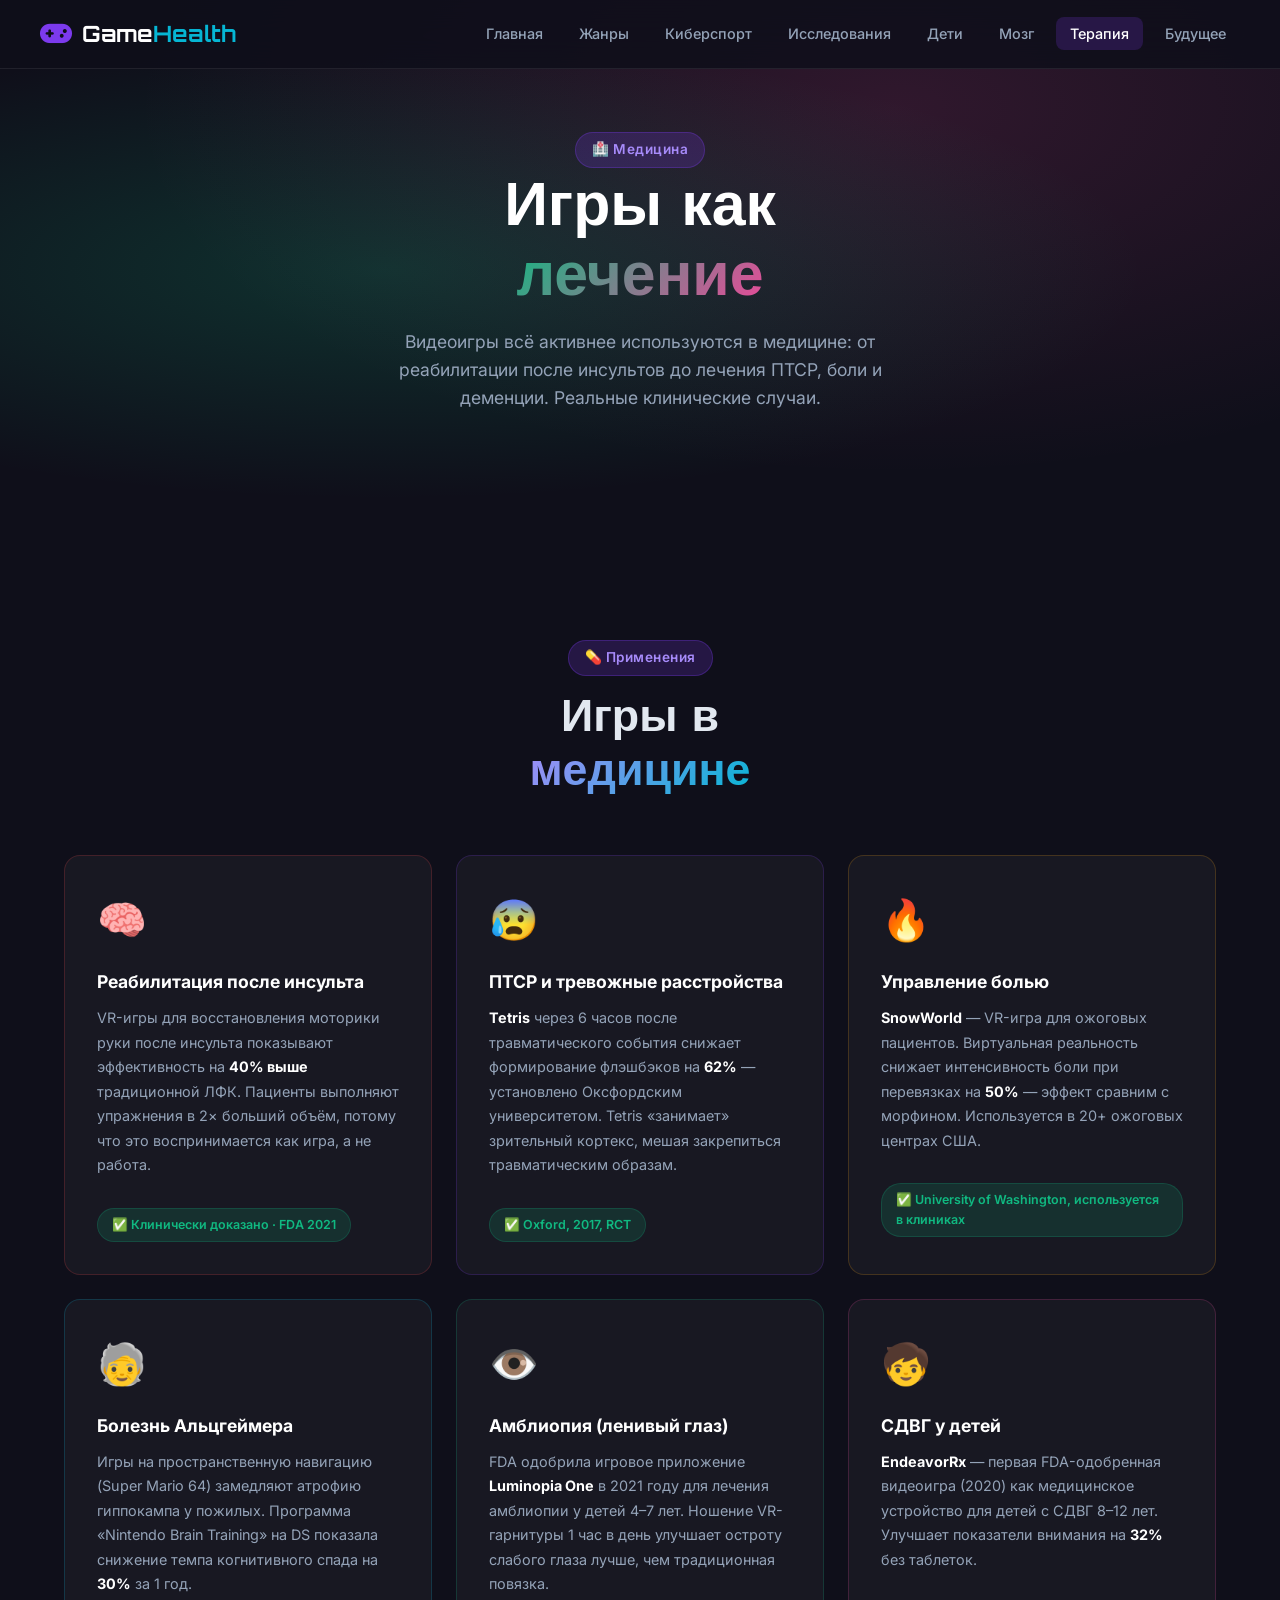
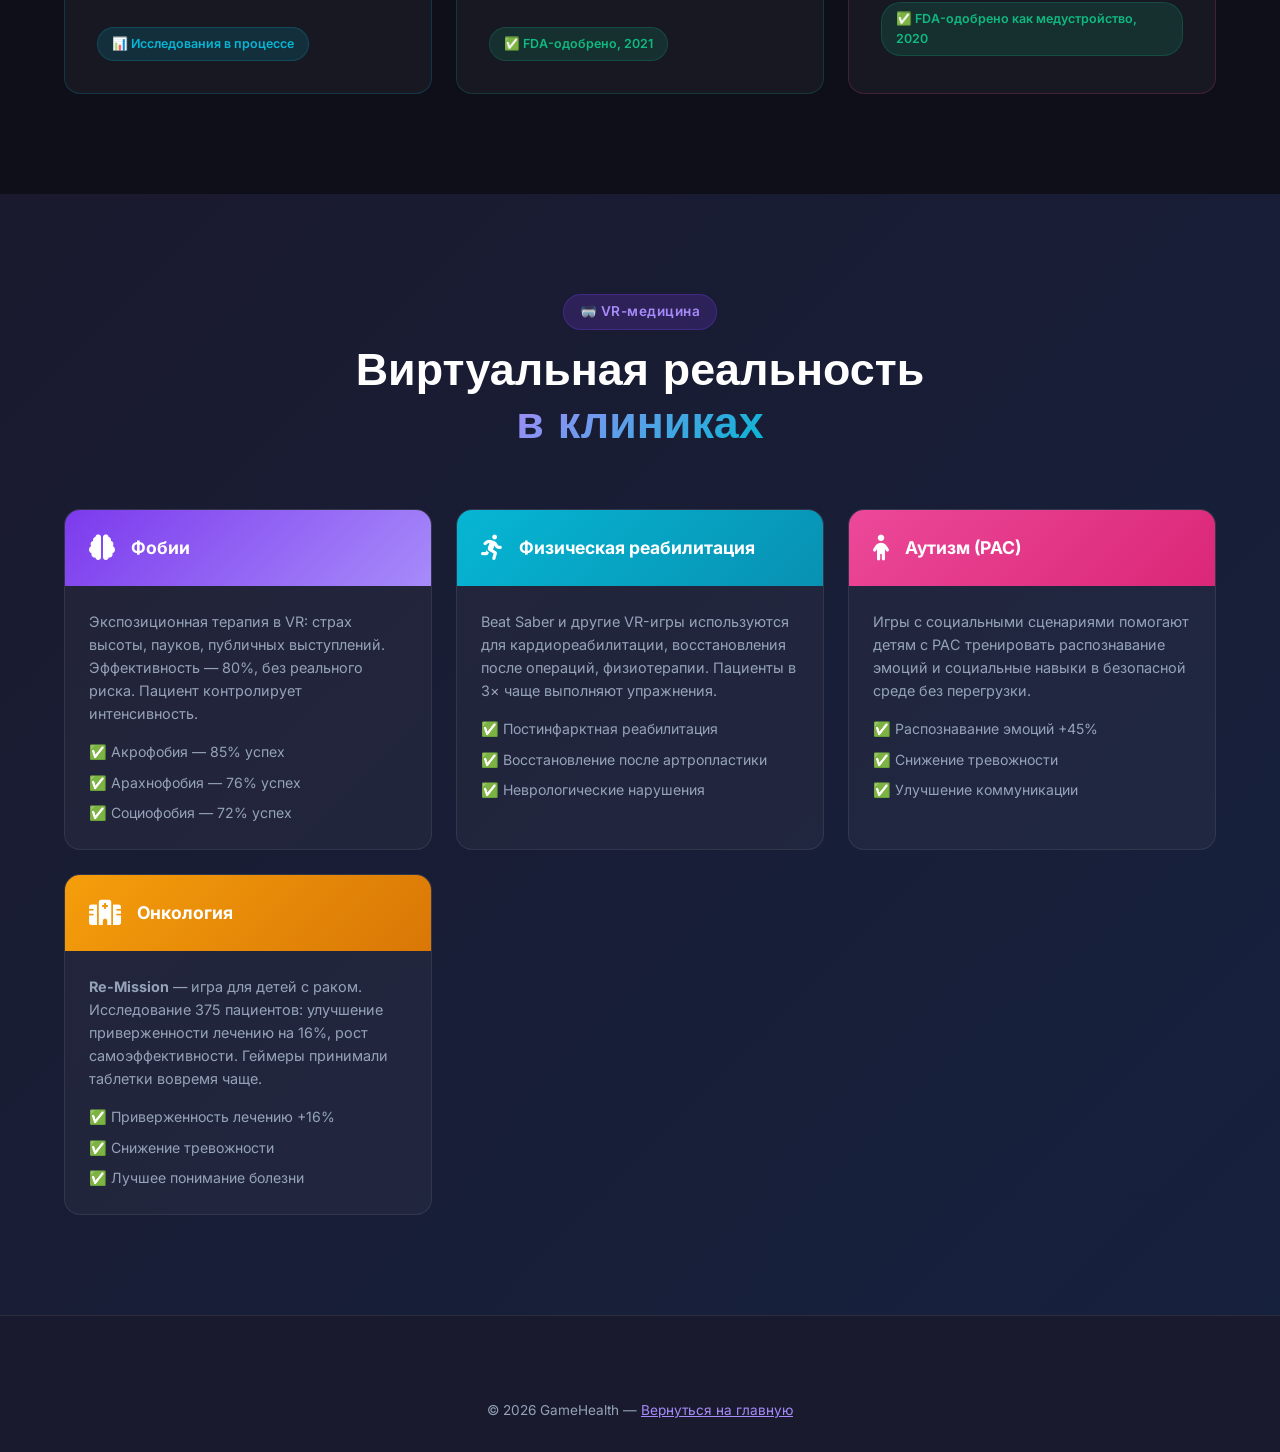
<file: therapy.html>
<!DOCTYPE html>
<html lang="ru">
<head>
  <meta charset="UTF-8" />
  <meta name="viewport" content="width=device-width, initial-scale=1.0" />
  <title>Игровая терапия — GameHealth</title>
  <link rel="stylesheet" href="css/style.css" />
  <link rel="stylesheet" href="css/pages.css" />
  <link href="https://fonts.googleapis.com/css2?family=Orbitron:wght@400;700;900&family=Inter:wght@300;400;600&display=swap" rel="stylesheet" />
  <link rel="stylesheet" href="https://cdnjs.cloudflare.com/ajax/libs/font-awesome/6.5.0/css/all.min.css" />
</head>
<body>

<nav class="navbar" id="navbar">
  <div class="nav-logo"><i class="fas fa-gamepad"></i><span>Game<span class="accent">Health</span></span></div>
  <ul class="nav-links">
    <li><a href="index.html">Главная</a></li>
    <li><a href="genres.html">Жанры</a></li>
    <li><a href="esports.html">Киберспорт</a></li>
    <li><a href="science.html">Исследования</a></li>
    <li><a href="children.html">Дети</a></li>
    <li><a href="research.html">Мозг</a></li>
    <li><a href="therapy.html" class="active">Терапия</a></li>
    <li><a href="future.html">Будущее</a></li>
  </ul>
  <div class="burger" id="burger"><span></span><span></span><span></span></div>
</nav>

<section class="page-hero" style="background: radial-gradient(ellipse at 30% 50%, rgba(16,185,129,0.2),transparent 60%), radial-gradient(ellipse at 70% 20%, rgba(236,72,153,0.15),transparent 60%), #0f0f1a;">
  <div class="page-hero-content">
    <span class="section-tag">🏥 Медицина</span>
    <h1 class="hero-title">Игры как<br><span class="gradient-text" style="background:linear-gradient(135deg,#10b981,#ec4899);-webkit-background-clip:text;">лечение</span></h1>
    <p class="hero-subtitle">Видеоигры всё активнее используются в медицине: от реабилитации после инсультов до лечения ПТСР, боли и деменции. Реальные клинические случаи.</p>
  </div>
</section>

<!-- THERAPY AREAS -->
<section class="effects-section">
  <div class="container">
    <div class="section-header">
      <span class="section-tag">💊 Применения</span>
      <h2>Игры в<br><span class="gradient-text">медицине</span></h2>
    </div>
    <div class="big-grid">
      <div class="info-block" style="border-color:rgba(239,68,68,0.2)">
        <div class="info-block-icon">🧠</div>
        <h3>Реабилитация после инсульта</h3>
        <p>VR-игры для восстановления моторики руки после инсульта показывают эффективность на <strong>40% выше</strong> традиционной ЛФК. Пациенты выполняют упражнения в 2× больший объём, потому что это воспринимается как игра, а не работа.</p>
        <div class="therapy-badge success">✅ Клинически доказано · FDA 2021</div>
      </div>
      <div class="info-block" style="border-color:rgba(124,58,237,0.2)">
        <div class="info-block-icon">😰</div>
        <h3>ПТСР и тревожные расстройства</h3>
        <p><strong>Tetris</strong> через 6 часов после травматического события снижает формирование флэшбэков на <strong>62%</strong> — установлено Оксфордским университетом. Tetris «занимает» зрительный кортекс, мешая закрепиться травматическим образам.</p>
        <div class="therapy-badge success">✅ Oxford, 2017, RCT</div>
      </div>
      <div class="info-block" style="border-color:rgba(245,158,11,0.2)">
        <div class="info-block-icon">🔥</div>
        <h3>Управление болью</h3>
        <p><strong>SnowWorld</strong> — VR-игра для ожоговых пациентов. Виртуальная реальность снижает интенсивность боли при перевязках на <strong>50%</strong> — эффект сравним с морфином. Используется в 20+ ожоговых центрах США.</p>
        <div class="therapy-badge success">✅ University of Washington, используется в клиниках</div>
      </div>
      <div class="info-block" style="border-color:rgba(6,182,212,0.2)">
        <div class="info-block-icon">🧓</div>
        <h3>Болезнь Альцгеймера</h3>
        <p>Игры на пространственную навигацию (Super Mario 64) замедляют атрофию гиппокампа у пожилых. Программа «Nintendo Brain Training» на DS показала снижение темпа когнитивного спада на <strong>30%</strong> за 1 год.</p>
        <div class="therapy-badge info">📊 Исследования в процессе</div>
      </div>
      <div class="info-block" style="border-color:rgba(16,185,129,0.2)">
        <div class="info-block-icon">👁️</div>
        <h3>Амблиопия (ленивый глаз)</h3>
        <p>FDA одобрила игровое приложение <strong>Luminopia One</strong> в 2021 году для лечения амблиопии у детей 4–7 лет. Ношение VR-гарнитуры 1 час в день улучшает остроту слабого глаза лучше, чем традиционная повязка.</p>
        <div class="therapy-badge success">✅ FDA-одобрено, 2021</div>
      </div>
      <div class="info-block" style="border-color:rgba(236,72,153,0.2)">
        <div class="info-block-icon">🧒</div>
        <h3>СДВГ у детей</h3>
        <p><strong>EndeavorRx</strong> — первая FDA-одобренная видеоигра (2020) как медицинское устройство для детей с СДВГ 8–12 лет. Улучшает показатели внимания на <strong>32%</strong> без таблеток.</p>
        <div class="therapy-badge success">✅ FDA-одобрено как медустройство, 2020</div>
      </div>
    </div>
  </div>
</section>

<!-- VR THERAPY -->
<section class="brain-section">
  <div class="container">
    <div class="section-header light">
      <span class="section-tag">🥽 VR-медицина</span>
      <h2>Виртуальная реальность<br><span class="gradient-text">в клиниках</span></h2>
    </div>
    <div class="psych-grid">
      <div class="psych-card">
        <div class="psych-header" style="background:linear-gradient(135deg,#7c3aed,#a78bfa)">
          <i class="fas fa-brain"></i><h3>Фобии</h3>
        </div>
        <div class="psych-body">
          <p>Экспозиционная терапия в VR: страх высоты, пауков, публичных выступлений. Эффективность — 80%, без реального риска. Пациент контролирует интенсивность.</p>
          <ul><li>✅ Акрофобия — 85% успех</li><li>✅ Арахнофобия — 76% успех</li><li>✅ Социофобия — 72% успех</li></ul>
        </div>
      </div>
      <div class="psych-card">
        <div class="psych-header" style="background:linear-gradient(135deg,#06b6d4,#0891b2)">
          <i class="fas fa-running"></i><h3>Физическая реабилитация</h3>
        </div>
        <div class="psych-body">
          <p>Beat Saber и другие VR-игры используются для кардиореабилитации, восстановления после операций, физиотерапии. Пациенты в 3× чаще выполняют упражнения.</p>
          <ul><li>✅ Постинфарктная реабилитация</li><li>✅ Восстановление после артропластики</li><li>✅ Неврологические нарушения</li></ul>
        </div>
      </div>
      <div class="psych-card">
        <div class="psych-header" style="background:linear-gradient(135deg,#ec4899,#db2777)">
          <i class="fas fa-child"></i><h3>Аутизм (РАС)</h3>
        </div>
        <div class="psych-body">
          <p>Игры с социальными сценариями помогают детям с РАС тренировать распознавание эмоций и социальные навыки в безопасной среде без перегрузки.</p>
          <ul><li>✅ Распознавание эмоций +45%</li><li>✅ Снижение тревожности</li><li>✅ Улучшение коммуникации</li></ul>
        </div>
      </div>
      <div class="psych-card">
        <div class="psych-header" style="background:linear-gradient(135deg,#f59e0b,#d97706)">
          <i class="fas fa-hospital"></i><h3>Онкология</h3>
        </div>
        <div class="psych-body">
          <p><strong>Re-Mission</strong> — игра для детей с раком. Исследование 375 пациентов: улучшение приверженности лечению на 16%, рост самоэффективности. Геймеры принимали таблетки вовремя чаще.</p>
          <ul><li>✅ Приверженность лечению +16%</li><li>✅ Снижение тревожности</li><li>✅ Лучшее понимание болезни</li></ul>
        </div>
      </div>
    </div>
  </div>
</section>

<footer class="footer"><div class="container"><div class="footer-bottom" style="border-top:none;"><p>© 2026 GameHealth — <a href="index.html" style="color:var(--primary-light)">Вернуться на главную</a></p></div></div></footer>
<script src="js/main.js"></script>
</body>
</html>
</file>
<file: css/style.css>
/* ============================================
   GAMEHEALTH — GLOBAL STYLES
   ============================================ */

*, *::before, *::after { box-sizing: border-box; margin: 0; padding: 0; }

:root {
  --primary: #7c3aed;
  --primary-light: #a78bfa;
  --accent: #06b6d4;
  --accent2: #f59e0b;
  --danger: #ef4444;
  --success: #10b981;
  --dark: #0f0f1a;
  --dark2: #1a1a2e;
  --dark3: #16213e;
  --card-bg: rgba(255,255,255,0.04);
  --card-border: rgba(255,255,255,0.08);
  --text: #e2e8f0;
  --text-muted: #94a3b8;
  --radius: 16px;
  --radius-sm: 8px;
  --shadow: 0 20px 60px rgba(0,0,0,0.4);
  --transition: 0.3s cubic-bezier(0.4, 0, 0.2, 1);
}

html { scroll-behavior: smooth; }

body {
  font-family: 'Inter', sans-serif;
  background: var(--dark);
  color: var(--text);
  overflow-x: hidden;
  line-height: 1.6;
}

.container { max-width: 1200px; margin: 0 auto; padding: 0 24px; }

/* ============================================
   SCROLLBAR
   ============================================ */
::-webkit-scrollbar { width: 6px; }
::-webkit-scrollbar-track { background: var(--dark); }
::-webkit-scrollbar-thumb { background: var(--primary); border-radius: 3px; }

/* ============================================
   NAVBAR
   ============================================ */
.navbar {
  position: fixed; top: 0; left: 0; right: 0; z-index: 1000;
  display: flex; align-items: center; justify-content: space-between;
  padding: 16px 40px;
  background: rgba(15,15,26,0.85);
  backdrop-filter: blur(20px);
  border-bottom: 1px solid var(--card-border);
  transition: var(--transition);
}
.navbar.scrolled { padding: 10px 40px; box-shadow: 0 4px 30px rgba(0,0,0,0.5); }
.nav-logo { display: flex; align-items: center; gap: 10px; font-family: 'Orbitron', sans-serif; font-size: 1.4rem; font-weight: 700; color: white; text-decoration: none; }
.nav-logo .fa-gamepad { color: var(--primary); font-size: 1.6rem; }
.nav-logo .accent { color: var(--accent); }
.nav-links { display: flex; gap: 8px; list-style: none; }
.nav-links a { color: var(--text-muted); text-decoration: none; padding: 8px 14px; border-radius: var(--radius-sm); font-size: 0.9rem; font-weight: 500; transition: var(--transition); }
.nav-links a:hover { color: white; background: var(--card-bg); }
.burger { display: none; flex-direction: column; gap: 5px; cursor: pointer; }
.burger span { width: 24px; height: 2px; background: white; border-radius: 2px; transition: var(--transition); }

/* ============================================
   BUTTONS
   ============================================ */
.btn {
  display: inline-flex; align-items: center; gap: 8px;
  padding: 14px 28px; border-radius: 50px; font-size: 0.95rem;
  font-weight: 600; cursor: pointer; text-decoration: none;
  border: none; transition: var(--transition);
}
.btn-primary {
  background: linear-gradient(135deg, var(--primary), var(--accent));
  color: white; box-shadow: 0 4px 20px rgba(124,58,237,0.4);
}
.btn-primary:hover { transform: translateY(-2px); box-shadow: 0 8px 30px rgba(124,58,237,0.6); }
.btn-secondary {
  background: transparent; color: white;
  border: 1px solid var(--card-border);
}
.btn-secondary:hover { background: var(--card-bg); border-color: var(--primary-light); }

/* ============================================
   GRADIENT TEXT
   ============================================ */
.gradient-text {
  background: linear-gradient(135deg, var(--primary-light), var(--accent));
  -webkit-background-clip: text; -webkit-text-fill-color: transparent;
  background-clip: text;
}

/* ============================================
   SECTION HEADER
   ============================================ */
.section-header { text-align: center; margin-bottom: 60px; }
.section-header h2 { font-family: 'Orbitron', sans-serif; font-size: clamp(1.8rem, 4vw, 2.8rem); line-height: 1.2; margin: 12px 0; }
.section-header p { color: var(--text-muted); max-width: 600px; margin: 0 auto; font-size: 1.05rem; }
.section-header.light h2 { color: white; }
.section-tag {
  display: inline-block; padding: 6px 16px; border-radius: 50px;
  background: rgba(124,58,237,0.2); border: 1px solid rgba(124,58,237,0.3);
  color: var(--primary-light); font-size: 0.85rem; font-weight: 600; letter-spacing: 0.5px;
}

/* ============================================
   HERO
   ============================================ */
.hero {
  min-height: 100vh; display: flex; align-items: center;
  background: radial-gradient(ellipse at 20% 50%, rgba(124,58,237,0.15) 0%, transparent 60%),
              radial-gradient(ellipse at 80% 20%, rgba(6,182,212,0.1) 0%, transparent 60%),
              var(--dark);
  padding: 120px 40px 80px;
  position: relative; overflow: hidden;
  gap: 60px;
}
.hero-particles { position: absolute; inset: 0; pointer-events: none; }
.hero-content { flex: 1; max-width: 600px; z-index: 1; }
.hero-badge {
  display: inline-block; padding: 8px 18px; border-radius: 50px; margin-bottom: 20px;
  background: rgba(124,58,237,0.15); border: 1px solid rgba(124,58,237,0.3);
  color: var(--primary-light); font-size: 0.85rem; font-weight: 600;
}
.hero-title { font-family: 'Orbitron', sans-serif; font-size: clamp(2.2rem, 5vw, 3.8rem); line-height: 1.15; margin-bottom: 20px; color: white; }
.hero-subtitle { font-size: 1.1rem; color: var(--text-muted); margin-bottom: 36px; max-width: 500px; }
.hero-buttons { display: flex; gap: 16px; flex-wrap: wrap; margin-bottom: 48px; }
.hero-stats { display: flex; gap: 32px; flex-wrap: wrap; }
.hero-stat { text-align: center; }
.stat-num { display: block; font-family: 'Orbitron', sans-serif; font-size: 1.8rem; font-weight: 900; color: white; }
.stat-label { font-size: 0.8rem; color: var(--text-muted); }
.hero-visual { flex: 0 0 400px; display: flex; justify-content: center; align-items: center; z-index: 1; }
.controller-3d { position: relative; display: flex; justify-content: center; align-items: center; width: 300px; height: 300px; }
.glow-ring {
  position: absolute; inset: 0; border-radius: 50%;
  background: conic-gradient(from 0deg, var(--primary), var(--accent), var(--primary));
  animation: spin 4s linear infinite; opacity: 0.3; filter: blur(20px);
}
.controller-icon { font-size: 8rem; z-index: 1; animation: float 3s ease-in-out infinite; filter: drop-shadow(0 0 40px rgba(124,58,237,0.8)); }
@keyframes spin { to { transform: rotate(360deg); } }
@keyframes float { 0%,100%{transform:translateY(0)} 50%{transform:translateY(-20px)} }

/* ============================================
   STATS BANNER
   ============================================ */
.stats-banner { padding: 80px 0; background: var(--dark2); }
.stats-grid { display: grid; grid-template-columns: repeat(auto-fit, minmax(240px, 1fr)); gap: 24px; }
.stat-card {
  display: flex; align-items: center; gap: 20px;
  padding: 28px; border-radius: var(--radius);
  background: var(--card-bg); border: 1px solid var(--card-border);
  transition: var(--transition);
}
.stat-card:hover { transform: translateY(-4px); border-color: rgba(124,58,237,0.3); }
.stat-icon { width: 56px; height: 56px; border-radius: 12px; display: flex; align-items: center; justify-content: center; font-size: 1.4rem; color: white; flex-shrink: 0; }
.stat-info h3 { font-family: 'Orbitron', sans-serif; font-size: 2rem; font-weight: 900; color: white; display: inline; }
.stat-info span { font-size: 1.4rem; color: var(--primary-light); font-weight: 700; }
.stat-info p { font-size: 0.85rem; color: var(--text-muted); margin-top: 4px; }

/* ============================================
   EFFECTS SECTION
   ============================================ */
.effects-section { padding: 100px 0; background: var(--dark); }
.effects-tabs { display: flex; gap: 12px; justify-content: center; margin-bottom: 48px; }
.tab-btn {
  padding: 12px 28px; border-radius: 50px; cursor: pointer; font-size: 0.95rem;
  font-weight: 600; border: 1px solid var(--card-border); background: transparent;
  color: var(--text-muted); transition: var(--transition);
}
.tab-btn.active, .tab-btn:hover { background: var(--primary); color: white; border-color: var(--primary); }
.tab-content { display: none; }
.tab-content.active { display: block; }
.effects-grid { display: grid; grid-template-columns: repeat(auto-fit, minmax(320px, 1fr)); gap: 24px; }
.effect-card {
  padding: 28px; border-radius: var(--radius);
  background: var(--card-bg); border: 1px solid var(--card-border);
  transition: var(--transition);
}
.effect-card:hover { transform: translateY(-6px); }
.effect-card.positive:hover { border-color: rgba(16,185,129,0.4); box-shadow: 0 20px 40px rgba(16,185,129,0.1); }
.effect-card.negative:hover { border-color: rgba(239,68,68,0.4); box-shadow: 0 20px 40px rgba(239,68,68,0.1); }
.effect-icon { font-size: 2.5rem; margin-bottom: 16px; }
.effect-card h3 { font-size: 1.1rem; font-weight: 700; margin-bottom: 10px; color: white; }
.effect-card p { font-size: 0.9rem; color: var(--text-muted); margin-bottom: 16px; line-height: 1.6; }
.effect-meter { height: 6px; background: rgba(255,255,255,0.1); border-radius: 3px; margin-bottom: 8px; overflow: hidden; }
.meter-fill { height: 100%; background: linear-gradient(90deg, var(--success), var(--accent)); border-radius: 3px; transition: width 1.5s ease; }
.negative-fill { background: linear-gradient(90deg, var(--danger), var(--accent2)); }
.effect-score { font-size: 0.8rem; font-weight: 600; color: var(--success); }
.effect-score.danger { color: var(--danger); }

/* ============================================
   BRAIN SECTION
   ============================================ */
.brain-section {
  padding: 100px 0;
  background: linear-gradient(135deg, var(--dark2), var(--dark3));
}
.brain-grid { display: grid; grid-template-columns: 1fr 1fr; gap: 60px; align-items: center; }
.brain-diagram {
  position: relative; width: 100%; padding-bottom: 100%; max-width: 400px;
  background: radial-gradient(ellipse, rgba(124,58,237,0.1), transparent);
  border: 2px solid rgba(124,58,237,0.2); border-radius: 50% 50% 50% 50% / 60% 60% 40% 40%;
  margin: 0 auto;
}
.brain-emoji { position: absolute; top: 50%; left: 50%; transform: translate(-50%,-50%); font-size: 5rem; filter: drop-shadow(0 0 30px rgba(124,58,237,0.6)); }
.brain-area { position: absolute; cursor: pointer; }
.area-dot {
  width: 14px; height: 14px; background: var(--primary); border-radius: 50%;
  box-shadow: 0 0 0 4px rgba(124,58,237,0.3); animation: pulse 2s infinite;
}
.area-label {
  position: absolute; left: 20px; top: 50%; transform: translateY(-50%);
  white-space: nowrap; font-size: 0.75rem; color: var(--primary-light);
  background: var(--dark2); padding: 4px 10px; border-radius: 4px;
  opacity: 0; transition: var(--transition); pointer-events: none;
}
.brain-area:hover .area-label { opacity: 1; }
@keyframes pulse { 0%,100%{box-shadow:0 0 0 4px rgba(124,58,237,0.3)} 50%{box-shadow:0 0 0 8px rgba(124,58,237,0.1)} }

.brain-facts { display: flex; flex-direction: column; gap: 24px; }
.brain-fact-card {
  display: flex; gap: 20px; padding: 24px;
  background: var(--card-bg); border: 1px solid var(--card-border);
  border-radius: var(--radius); transition: var(--transition);
}
.brain-fact-card:hover { border-color: rgba(124,58,237,0.3); transform: translateX(8px); }
.fact-number { font-family: 'Orbitron', sans-serif; font-size: 1.8rem; font-weight: 900; color: rgba(124,58,237,0.3); flex-shrink: 0; line-height: 1; }
.fact-content h3 { font-size: 1rem; font-weight: 700; color: white; margin-bottom: 6px; }
.fact-content p { font-size: 0.88rem; color: var(--text-muted); line-height: 1.6; }

/* ============================================
   BODY SECTION (TIMELINE)
   ============================================ */
.body-section { padding: 100px 0; background: var(--dark); }
.body-timeline { position: relative; }
.body-timeline::before {
  content: ''; position: absolute; left: 50%; transform: translateX(-50%);
  top: 0; bottom: 0; width: 2px;
  background: linear-gradient(to bottom, transparent, var(--primary), var(--accent), transparent);
}
.timeline-item {
  display: flex; gap: 40px; margin-bottom: 48px; position: relative;
  align-items: flex-start;
}
.timeline-item.left { flex-direction: row-reverse; }
.timeline-item.left .timeline-content { text-align: right; }
.timeline-item.left .timeline-tags { justify-content: flex-end; }
.timeline-icon {
  position: absolute; left: 50%; transform: translateX(-50%);
  width: 52px; height: 52px; border-radius: 50%; display: flex;
  align-items: center; justify-content: center; font-size: 1.4rem; z-index: 1;
  background: var(--dark2); border: 2px solid var(--primary);
  box-shadow: 0 0 20px rgba(124,58,237,0.3);
}
.timeline-content {
  flex: 1; padding: 28px; border-radius: var(--radius);
  background: var(--card-bg); border: 1px solid var(--card-border);
  margin: 0 60px; transition: var(--transition);
}
.timeline-content:hover { border-color: rgba(124,58,237,0.3); transform: scale(1.01); }
.timeline-content h3 { font-size: 1.15rem; font-weight: 700; color: white; margin-bottom: 10px; }
.timeline-content p { font-size: 0.9rem; color: var(--text-muted); line-height: 1.6; margin-bottom: 14px; }
.timeline-tags { display: flex; gap: 8px; flex-wrap: wrap; }
.tag { padding: 4px 12px; border-radius: 20px; font-size: 0.78rem; font-weight: 600; }
.tag.warning { background: rgba(245,158,11,0.15); color: var(--accent2); border: 1px solid rgba(245,158,11,0.2); }
.tag.info { background: rgba(6,182,212,0.15); color: var(--accent); border: 1px solid rgba(6,182,212,0.2); }
.tag.success { background: rgba(16,185,129,0.15); color: var(--success); border: 1px solid rgba(16,185,129,0.2); }

/* ============================================
   PSYCHOLOGY
   ============================================ */
.psychology-section {
  padding: 100px 0;
  background: linear-gradient(135deg, var(--dark3), var(--dark2));
}
.psych-grid { display: grid; grid-template-columns: repeat(auto-fit, minmax(280px, 1fr)); gap: 24px; }
.psych-card {
  border-radius: var(--radius); overflow: hidden;
  background: var(--card-bg); border: 1px solid var(--card-border);
  transition: var(--transition);
}
.psych-card:hover { transform: translateY(-8px); box-shadow: var(--shadow); }
.psych-header { padding: 24px; display: flex; align-items: center; gap: 16px; }
.psych-header i { font-size: 1.6rem; color: white; }
.psych-header h3 { font-size: 1.1rem; font-weight: 700; color: white; }
.psych-body { padding: 24px; }
.psych-body p { font-size: 0.9rem; color: var(--text-muted); margin-bottom: 16px; line-height: 1.6; }
.psych-body ul { list-style: none; display: flex; flex-direction: column; gap: 8px; }
.psych-body li { font-size: 0.88rem; color: var(--text-muted); }

/* ============================================
   TIPS
   ============================================ */
.tips-section { padding: 100px 0; background: var(--dark); }
.tips-grid { display: grid; grid-template-columns: repeat(auto-fit, minmax(220px, 1fr)); gap: 20px; }
.tip-card {
  padding: 28px 24px; border-radius: var(--radius);
  background: var(--card-bg); border: 1px solid var(--card-border);
  position: relative; overflow: hidden; transition: var(--transition);
  cursor: default;
}
.tip-card::before {
  content: ''; position: absolute; inset: 0;
  background: linear-gradient(135deg, rgba(124,58,237,0.05), transparent);
  opacity: 0; transition: var(--transition);
}
.tip-card:hover { transform: translateY(-6px); border-color: rgba(124,58,237,0.3); }
.tip-card:hover::before { opacity: 1; }
.tip-number {
  font-family: 'Orbitron', sans-serif; font-size: 2.5rem; font-weight: 900;
  color: rgba(124,58,237,0.15); line-height: 1; margin-bottom: 12px;
}
.tip-icon { font-size: 2rem; margin-bottom: 12px; display: block; }
.tip-card h3 { font-size: 1rem; font-weight: 700; color: white; margin-bottom: 8px; }
.tip-card p { font-size: 0.86rem; color: var(--text-muted); line-height: 1.6; }

/* ============================================
   QUIZ
   ============================================ */
.quiz-section {
  padding: 100px 0;
  background: radial-gradient(ellipse at center, rgba(124,58,237,0.1), transparent 70%), var(--dark2);
}
.quiz-container { max-width: 700px; margin: 0 auto; }
.quiz-progress { margin-bottom: 32px; }
.progress-bar { height: 6px; background: rgba(255,255,255,0.1); border-radius: 3px; margin-bottom: 10px; overflow: hidden; }
.progress-fill { height: 100%; background: linear-gradient(90deg, var(--primary), var(--accent)); border-radius: 3px; transition: width 0.5s ease; width: 16.6%; }
#questionCounter { font-size: 0.85rem; color: var(--text-muted); }
.quiz-card {
  padding: 40px; border-radius: 24px;
  background: var(--card-bg); border: 1px solid var(--card-border);
}
.quiz-question { font-size: 1.3rem; font-weight: 700; color: white; margin-bottom: 28px; text-align: center; }
.quiz-options { display: grid; grid-template-columns: 1fr 1fr; gap: 14px; }
.quiz-option {
  padding: 16px 20px; border-radius: var(--radius); cursor: pointer;
  background: rgba(255,255,255,0.04); border: 1px solid var(--card-border);
  color: var(--text); font-size: 0.95rem; font-weight: 500; transition: var(--transition);
  text-align: left;
}
.quiz-option:hover { background: rgba(124,58,237,0.15); border-color: var(--primary); color: white; }
.quiz-option.selected { background: rgba(124,58,237,0.2); border-color: var(--primary); color: white; }
.quiz-result { padding: 48px 40px; text-align: center; }
.result-emoji { font-size: 4rem; margin-bottom: 20px; }
#resultTitle { font-family: 'Orbitron', sans-serif; font-size: 1.5rem; margin-bottom: 16px; color: white; }
#resultText { color: var(--text-muted); font-size: 1rem; line-height: 1.7; margin-bottom: 28px; }

/* ============================================
   FOOTER
   ============================================ */
.footer { background: var(--dark2); border-top: 1px solid var(--card-border); padding: 60px 0 30px; }
.footer-grid { display: grid; grid-template-columns: 2fr 1fr 1fr 2fr; gap: 48px; margin-bottom: 48px; }
.footer-brand p { color: var(--text-muted); font-size: 0.9rem; margin: 16px 0; }
.social-links { display: flex; gap: 12px; }
.social-links a {
  width: 40px; height: 40px; border-radius: 50%; display: flex; align-items: center; justify-content: center;
  background: var(--card-bg); border: 1px solid var(--card-border); color: var(--text-muted);
  text-decoration: none; transition: var(--transition); font-size: 1rem;
}
.social-links a:hover { border-color: var(--primary); color: var(--primary-light); }
.footer-links h4 { font-size: 0.9rem; font-weight: 700; color: white; margin-bottom: 16px; letter-spacing: 0.5px; text-transform: uppercase; }
.footer-links ul { list-style: none; display: flex; flex-direction: column; gap: 10px; }
.footer-links a { color: var(--text-muted); text-decoration: none; font-size: 0.9rem; transition: var(--transition); }
.footer-links a:hover { color: var(--primary-light); }
.footer-newsletter h4 { font-size: 0.9rem; font-weight: 700; color: white; margin-bottom: 12px; text-transform: uppercase; letter-spacing: 0.5px; }
.footer-newsletter p { color: var(--text-muted); font-size: 0.88rem; margin-bottom: 16px; }
.newsletter-form { display: flex; gap: 10px; }
.newsletter-form input {
  flex: 1; padding: 12px 16px; border-radius: 50px; border: 1px solid var(--card-border);
  background: var(--card-bg); color: white; font-size: 0.9rem; outline: none;
}
.newsletter-form input:focus { border-color: var(--primary); }
.footer-bottom { border-top: 1px solid var(--card-border); padding-top: 24px; text-align: center; }
.footer-bottom p { color: var(--text-muted); font-size: 0.85rem; }

/* ============================================
   PARTICLES
   ============================================ */
.particle {
  position: absolute; border-radius: 50%;
  background: rgba(124,58,237,0.6); animation: particleFloat linear infinite;
  pointer-events: none;
}
@keyframes particleFloat {
  0% { transform: translateY(100vh) scale(0); opacity: 0; }
  10% { opacity: 1; }
  90% { opacity: 1; }
  100% { transform: translateY(-100px) scale(1); opacity: 0; }
}

/* ============================================
   RESPONSIVE
   ============================================ */
@media (max-width: 1024px) {
  .footer-grid { grid-template-columns: 1fr 1fr; }
  .brain-grid { grid-template-columns: 1fr; }
  .brain-diagram { max-width: 300px; padding-bottom: 300px; }
}
@media (max-width: 768px) {
  .nav-links { display: none; }
  .burger { display: flex; }
  .hero { flex-direction: column; padding: 100px 24px 60px; text-align: center; gap: 40px; }
  .hero-buttons { justify-content: center; }
  .hero-stats { justify-content: center; }
  .hero-visual { flex: none; }
  .controller-3d { width: 200px; height: 200px; }
  .controller-icon { font-size: 5rem; }
  .body-timeline::before { display: none; }
  .timeline-item, .timeline-item.left { flex-direction: column; }
  .timeline-item.left .timeline-content { text-align: left; }
  .timeline-item.left .timeline-tags { justify-content: flex-start; }
  .timeline-icon { position: static; transform: none; margin: 0 auto; }
  .timeline-content { margin: 0; }
  .quiz-options { grid-template-columns: 1fr; }
  .footer-grid { grid-template-columns: 1fr; gap: 32px; }
  .navbar { padding: 14px 20px; }
  .effects-grid { grid-template-columns: 1fr; }
}
@media (max-width: 480px) {
  .stats-grid { grid-template-columns: 1fr 1fr; }
  .tips-grid { grid-template-columns: 1fr 1fr; }
  .psych-grid { grid-template-columns: 1fr; }
}
</file>
<file: css/pages.css>
/* ============================================
   PAGES.CSS — Дополнительные стили подстраниц
   ============================================ */

/* PAGE HERO */
.page-hero {
  min-height: 60vh; display: flex; align-items: center; justify-content: center;
  padding: 120px 40px 80px; text-align: center; position: relative; overflow: hidden;
}
.page-hero-content { max-width: 800px; z-index: 1; }

/* ACTIVE NAV */
.nav-links a.active {
  color: white !important;
  background: rgba(124,58,237,0.2) !important;
  border-radius: 8px;
}

/* BIG GRID */
.big-grid {
  display: grid;
  grid-template-columns: repeat(auto-fit, minmax(340px,1fr));
  gap: 24px;
}
.info-block {
  padding: 32px; border-radius: var(--radius);
  background: var(--card-bg); border: 1px solid var(--card-border);
  transition: var(--transition);
}
.info-block:hover { transform: translateY(-6px); border-color: rgba(124,58,237,0.3); }
.info-block-icon { font-size: 2.5rem; margin-bottom: 16px; display: block; }
.info-block h3 { font-size: 1.1rem; font-weight: 700; color: white; margin-bottom: 10px; }
.info-block p { font-size: 0.9rem; color: var(--text-muted); line-height: 1.7; margin-bottom: 16px; }
.info-block strong { color: white; }
.risk-bar { margin-top: 12px; }
.risk-label { font-size: 0.78rem; color: var(--text-muted); margin-bottom: 6px; }

/* CAREER TIMELINE */
.career-timeline { display: flex; flex-direction: column; gap: 0; max-width: 800px; margin: 0 auto; }
.career-step {
  display: grid; grid-template-columns: 140px 1fr; gap: 32px;
  padding: 24px 0; border-bottom: 1px solid var(--card-border);
  align-items: start;
}
.career-step:last-child { border-bottom: none; }
.career-age {
  font-family: 'Orbitron', sans-serif; font-size: 0.9rem; font-weight: 700;
  color: var(--primary-light); padding-top: 4px;
}
.career-content h3 { font-size: 1rem; font-weight: 700; color: white; margin-bottom: 8px; }
.career-content p { font-size: 0.88rem; color: var(--text-muted); line-height: 1.6; }

/* AGE GRID */
.age-grid {
  display: grid; grid-template-columns: repeat(auto-fit, minmax(220px,1fr)); gap: 20px;
}
.age-card {
  padding: 28px; border-radius: var(--radius);
  background: var(--card-bg); border: 1px solid var(--card-border);
  text-align: center; transition: var(--transition);
}
.age-card:hover { transform: translateY(-6px); }
.age-emoji { font-size: 2.5rem; margin-bottom: 12px; display: block; }
.age-range { font-family: 'Orbitron', sans-serif; font-size: 1rem; font-weight: 700; color: white; margin-bottom: 8px; }
.age-limit { font-size: 1.6rem; font-weight: 900; margin-bottom: 12px; font-family: 'Orbitron', sans-serif; }
.age-card p { font-size: 0.85rem; color: var(--text-muted); line-height: 1.6; }

/* NEURO GRID */
.neuro-grid {
  display: grid; grid-template-columns: repeat(auto-fit, minmax(320px,1fr)); gap: 24px;
}
.neuro-card {
  padding: 28px; border-radius: var(--radius);
  background: var(--card-bg); border: 1px solid var(--card-border);
  transition: var(--transition);
}
.neuro-card:hover { transform: translateY(-6px); }
.neuro-icon {
  width: 52px; height: 52px; border-radius: 12px; display: flex;
  align-items: center; justify-content: center; font-size: 1.4rem;
  margin-bottom: 16px;
}
.neuro-card h3 { font-size: 1.1rem; font-weight: 700; color: white; margin-bottom: 10px; }
.neuro-card p { font-size: 0.88rem; color: var(--text-muted); line-height: 1.7; margin-bottom: 16px; }
.neuro-stat {
  font-size: 0.82rem; color: var(--text-muted);
  background: rgba(255,255,255,0.04); padding: 8px 12px;
  border-radius: 8px; border-left: 3px solid var(--primary);
}
.neuro-stat strong { color: var(--primary-light); }

/* RESEARCH CARDS */
.research-cards {
  display: grid; grid-template-columns: repeat(auto-fit, minmax(340px,1fr)); gap: 24px;
}
.research-card {
  padding: 28px; border-radius: var(--radius);
  background: var(--card-bg); border: 1px solid var(--card-border);
  transition: var(--transition);
}
.research-card:hover { transform: translateY(-4px); border-color: rgba(124,58,237,0.3); }
.research-meta {
  font-size: 0.75rem; color: var(--primary-light); font-weight: 600;
  text-transform: uppercase; letter-spacing: 0.5px; margin-bottom: 10px;
}
.research-card h3 { font-size: 1rem; font-weight: 700; color: white; margin-bottom: 10px; }
.research-card p { font-size: 0.88rem; color: var(--text-muted); line-height: 1.7; }
.research-card strong { color: white; }

/* THERAPY BADGE */
.therapy-badge {
  display: inline-block; padding: 6px 14px; border-radius: 20px;
  font-size: 0.78rem; font-weight: 600; margin-top: 14px;
}
.therapy-badge.success { background: rgba(16,185,129,0.15); color: var(--success); border: 1px solid rgba(16,185,129,0.2); }
.therapy-badge.info { background: rgba(6,182,212,0.15); color: var(--accent); border: 1px solid rgba(6,182,212,0.2); }

/* FUTURE TIMELINE */
.future-timeline { display: flex; flex-direction: column; gap: 0; max-width: 900px; margin: 0 auto; }
.future-item {
  display: grid; grid-template-columns: 160px 1fr; gap: 32px;
  padding: 32px 0; border-bottom: 1px solid var(--card-border);
  align-items: start; position: relative;
}
.future-item::before {
  content: ''; position: absolute; left: 160px; top: 0; bottom: 0;
  width: 1px; background: linear-gradient(to bottom, transparent, var(--primary), transparent);
  opacity: 0.3;
}
.future-item:last-child { border-bottom: none; }
.future-year {
  font-family: 'Orbitron', sans-serif; font-size: 0.85rem; font-weight: 700;
  color: var(--accent); padding-top: 4px; line-height: 1.4;
}
.future-content { padding-left: 24px; }
.future-content h3 { font-size: 1.1rem; font-weight: 700; color: white; margin-bottom: 10px; }
.future-content p { font-size: 0.9rem; color: var(--text-muted); line-height: 1.7; }

/* RESPONSIVE */
@media (max-width: 768px) {
  .page-hero { padding: 100px 24px 60px; }
  .big-grid { grid-template-columns: 1fr; }
  .career-step { grid-template-columns: 1fr; gap: 8px; }
  .future-item { grid-template-columns: 1fr; gap: 8px; }
  .future-item::before { display: none; }
  .future-content { padding-left: 0; }
  .neuro-grid { grid-template-columns: 1fr; }
  .research-cards { grid-template-columns: 1fr; }
  .age-grid { grid-template-columns: 1fr 1fr; }
}
</file>
<file: css/genres.css>
/* GENRES PAGE */
.active-link { color: white !important; background: rgba(124,58,237,0.15) !important; border-radius: 8px; }

.page-hero {
  min-height: 60vh; display: flex; align-items: center; justify-content: space-between;
  padding: 140px 80px 80px; position: relative; overflow: hidden;
  background: radial-gradient(ellipse at 30% 50%, rgba(124,58,237,0.2),transparent 60%),
              radial-gradient(ellipse at 80% 20%, rgba(6,182,212,0.1),transparent 50%), var(--dark);
  gap: 60px;
}
.page-hero-content { flex: 1; max-width: 560px; }
.page-hero h1 { font-family: 'Orbitron',sans-serif; font-size: clamp(2rem,4vw,3.2rem); margin: 12px 0 20px; color: white; line-height: 1.2; }
.page-hero p { color: var(--text-muted); font-size: 1.05rem; line-height: 1.7; }

/* Wheel placeholder */
.genres-wheel { width: 300px; height: 300px; flex-shrink: 0; position: relative; }
.genres-wheel canvas { border-radius: 50%; }

/* Genres Grid */
.genres-section { padding: 80px 0; background: var(--dark); }
.genres-grid { display: grid; grid-template-columns: repeat(auto-fill, minmax(340px,1fr)); gap: 28px; }

.genre-card {
  border-radius: 20px; overflow: hidden;
  background: var(--card-bg); border: 1px solid var(--card-border);
  transition: var(--transition);
}
.genre-card:hover { transform: translateY(-8px); box-shadow: 0 30px 60px rgba(0,0,0,0.4); }

.genre-header { padding: 24px; display: flex; align-items: center; gap: 20px; }
.genre-icon { font-size: 2.8rem; }
.genre-header h3 { font-size: 1.2rem; font-weight: 700; color: white; margin-bottom: 6px; }
.genre-badge { font-size: 0.75rem; padding: 3px 10px; border-radius: 20px; background: rgba(255,255,255,0.15); color: rgba(255,255,255,0.85); }

.genre-body { padding: 24px; }
.genre-scores { display: flex; flex-direction: column; gap: 12px; margin-bottom: 20px; }
.score-item { display: grid; grid-template-columns: 120px 1fr 40px; align-items: center; gap: 12px; }
.score-item span:first-child { font-size: 0.82rem; color: var(--text-muted); }
.score-bar { height: 6px; background: rgba(255,255,255,0.08); border-radius: 3px; overflow: hidden; }
.score-fill { height: 100%; border-radius: 3px; transition: width 1.2s ease; }
.score-val { font-size: 0.8rem; font-weight: 700; color: white; text-align: right; }

.genre-facts { display: flex; flex-direction: column; gap: 8px; }
.gfact { font-size: 0.85rem; color: var(--text-muted); padding: 8px 12px; background: rgba(255,255,255,0.03); border-radius: 8px; border-left: 3px solid rgba(124,58,237,0.4); }

/* Comparison Table */
.comparison-section { padding: 80px 0; background: var(--dark2); }
.table-wrapper { overflow-x: auto; border-radius: 16px; border: 1px solid var(--card-border); }
.comparison-table { width: 100%; border-collapse: collapse; }
.comparison-table th { padding: 16px 20px; background: rgba(124,58,237,0.15); color: var(--primary-light); font-size: 0.88rem; font-weight: 700; text-align: left; border-bottom: 1px solid var(--card-border); white-space: nowrap; }
.comparison-table td { padding: 14px 20px; font-size: 0.88rem; color: var(--text-muted); border-bottom: 1px solid rgba(255,255,255,0.04); }
.comparison-table tr:hover td { background: rgba(124,58,237,0.05); }
.genre-emoji { font-size: 1.2rem; margin-right: 8px; }
.rating { font-size: 0.85rem; }
.rating.high { color: #10b981; }
.rating.mid { color: #f59e0b; }
.rating.low { color: #ef4444; }
.verdict { padding: 4px 10px; border-radius: 20px; font-size: 0.78rem; font-weight: 700; }
.verdict.best { background: rgba(16,185,129,0.15); color: #10b981; }
.verdict.good { background: rgba(245,158,11,0.15); color: #f59e0b; }
.verdict.warn { background: rgba(239,68,68,0.15); color: #ef4444; }

/* Age Section */
.age-section { padding: 80px 0; background: var(--dark); }
.age-grid { display: grid; grid-template-columns: repeat(auto-fit, minmax(250px,1fr)); gap: 24px; }
.age-card { padding: 32px 28px; border-radius: 20px; background: var(--card-bg); border: 1px solid var(--card-border); transition: var(--transition); position: relative; }
.age-card:hover { transform: translateY(-6px); border-color: rgba(124,58,237,0.3); }
.age-badge { display: inline-block; padding: 6px 14px; border-radius: 20px; background: linear-gradient(135deg,var(--primary),var(--accent)); color: white; font-size: 0.8rem; font-weight: 700; margin-bottom: 16px; }
.age-icon { font-size: 2.5rem; margin-bottom: 12px; display: block; }
.age-card h3 { font-size: 1.1rem; font-weight: 700; color: white; margin-bottom: 16px; }
.age-card ul { list-style: none; display: flex; flex-direction: column; gap: 8px; }
.age-card li { font-size: 0.86rem; color: var(--text-muted); }

@media (max-width:768px) {
  .page-hero { flex-direction: column; padding: 110px 24px 60px; }
  .genres-wheel { width:200px; height:200px; }
  .genres-grid { grid-template-columns: 1fr; }
  .score-item { grid-template-columns: 90px 1fr 36px; }
}
</file>
<file: css/science.css>
/* SCIENCE PAGE */
.science-hero {
  background: radial-gradient(ellipse at 20% 50%, rgba(124,58,237,0.2),transparent 60%),
              radial-gradient(ellipse at 80% 20%, rgba(16,185,129,0.1),transparent 50%), var(--dark);
}
.science-stats-row { display:flex; gap:32px; margin-top:32px; flex-wrap:wrap; }
.sci-stat { display:flex; flex-direction:column; }
.sci-num { font-family:'Orbitron',sans-serif; font-size:1.6rem; font-weight:900; color:var(--primary-light); }
.sci-stat span:last-child { font-size:0.8rem; color:var(--text-muted); margin-top:2px; }

/* Brain Animation */
.science-brain-anim { position:relative; width:280px; height:280px; flex-shrink:0; display:flex; align-items:center; justify-content:center; }
.brain-glow { font-size:5rem; z-index:1; filter:drop-shadow(0 0 40px rgba(124,58,237,0.7)); animation:float 3s ease-in-out infinite; }
.orbit { position:absolute; border:1px solid rgba(124,58,237,0.3); border-radius:50%; animation:spin linear infinite; }
.orbit1 { width:160px; height:160px; animation-duration:6s; }
.orbit2 { width:220px; height:220px; animation-duration:10s; animation-direction:reverse; }
.orbit3 { width:280px; height:280px; animation-duration:15s; }
.orbit-dot { width:10px; height:10px; background:var(--primary); border-radius:50%; position:absolute; top:-5px; left:50%; transform:translateX(-50%); box-shadow:0 0 10px rgba(124,58,237,0.8); }

/* Research Timeline */
.research-timeline-section { padding:80px 0; background:var(--dark2); }
.rt-timeline { position:relative; padding-left:80px; }
.rt-timeline::before { content:''; position:absolute; left:48px; top:0; bottom:0; width:2px; background:linear-gradient(to bottom,transparent,var(--primary),var(--accent),transparent); }
.rt-item { display:flex; gap:24px; margin-bottom:40px; align-items:flex-start; position:relative; }
.rt-year { min-width:60px; font-family:'Orbitron',sans-serif; font-size:0.9rem; font-weight:900; color:var(--primary-light); padding-top:4px; text-align:right; margin-left:-80px; margin-right:20px; }
.rt-dot { width:14px; height:14px; background:var(--primary); border-radius:50%; border:3px solid var(--dark2); flex-shrink:0; margin-top:6px; box-shadow:0 0 12px rgba(124,58,237,0.5); position:absolute; left:-22px; }
.rt-content { padding:20px 24px; background:var(--card-bg); border:1px solid var(--card-border); border-radius:14px; flex:1; transition:var(--transition); }
.rt-content:hover { border-color:rgba(124,58,237,0.3); transform:translateX(6px); }
.rt-content h3 { font-size:1rem; font-weight:700; color:white; margin-bottom:8px; }
.rt-content p { font-size:0.88rem; color:var(--text-muted); line-height:1.6; margin-bottom:10px; }
.rt-tag { font-size:0.75rem; padding:3px 10px; border-radius:20px; background:rgba(124,58,237,0.15); color:var(--primary-light); border:1px solid rgba(124,58,237,0.2); }

/* Neuro Section */
.neuro-section { padding:80px 0; background:var(--dark3); }
.neuro-grid { display:grid; grid-template-columns:repeat(auto-fit,minmax(260px,1fr)); gap:24px; }
.neuro-card { padding:28px; background:var(--card-bg); border:1px solid var(--card-border); border-radius:20px; transition:var(--transition); }
.neuro-card:hover { transform:translateY(-6px); border-color:rgba(124,58,237,0.3); }
.neuro-icon { width:52px; height:52px; border-radius:12px; display:flex; align-items:center; justify-content:center; font-size:1.5rem; margin-bottom:16px; }
.neuro-card h3 { font-size:1rem; font-weight:700; color:white; margin-bottom:10px; }
.neuro-card p { font-size:0.86rem; color:var(--text-muted); line-height:1.6; margin-bottom:20px; }
.neuro-chart { display:flex; align-items:flex-end; gap:6px; height:70px; padding:8px; background:rgba(255,255,255,0.03); border-radius:10px; margin-bottom:8px; }
.nc-bar { flex:1; border-radius:4px 4px 0 0; position:relative; display:flex; align-items:flex-start; justify-content:center; min-height:10px; transition:height 1.2s ease; }
.nc-bar span { font-size:0.7rem; color:rgba(255,255,255,0.7); font-weight:700; padding-top:3px; }
.nc-labels { display:flex; gap:6px; }
.nc-labels span { flex:1; font-size:0.7rem; color:var(--text-muted); text-align:center; }

/* Universities */
.unis-section { padding:80px 0; background:var(--dark); }
.unis-grid { display:grid; grid-template-columns:repeat(auto-fit,minmax(300px,1fr)); gap:24px; }
.uni-card { padding:28px; background:var(--card-bg); border:1px solid var(--card-border); border-radius:16px; transition:var(--transition); }
.uni-card:hover { transform:translateY(-6px); border-color:rgba(124,58,237,0.3); box-shadow:0 20px 40px rgba(0,0,0,0.3); }
.uni-logo { font-size:2.5rem; margin-bottom:14px; display:block; }
.uni-card h3 { font-size:1.05rem; font-weight:700; color:white; margin-bottom:10px; }
.uni-card p { font-size:0.87rem; color:var(--text-muted); line-height:1.6; margin-bottom:14px; }
.uni-focus { font-size:0.75rem; padding:4px 12px; border-radius:20px; background:rgba(124,58,237,0.15); color:var(--primary-light); border:1px solid rgba(124,58,237,0.2); }

@media(max-width:768px){
  .rt-timeline { padding-left:50px; }
  .rt-year { font-size:0.75rem; }
}
</file>
